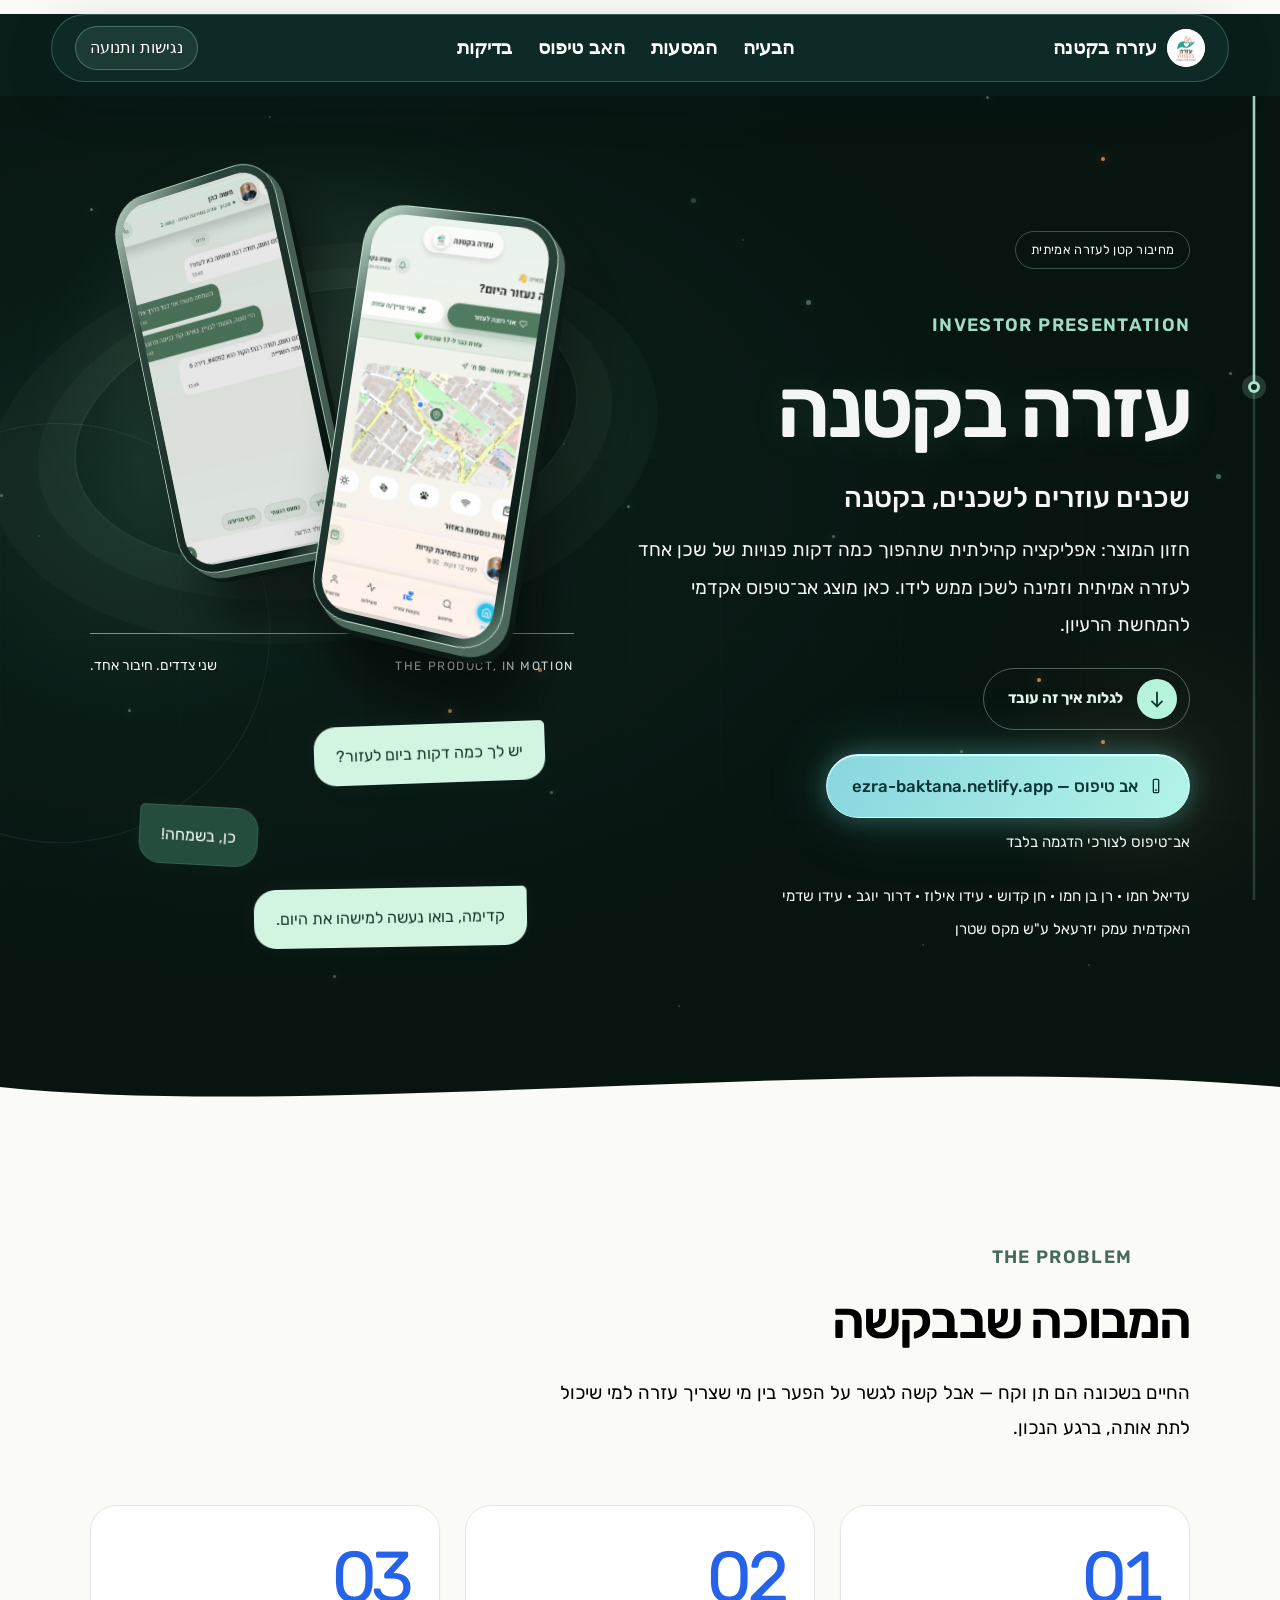
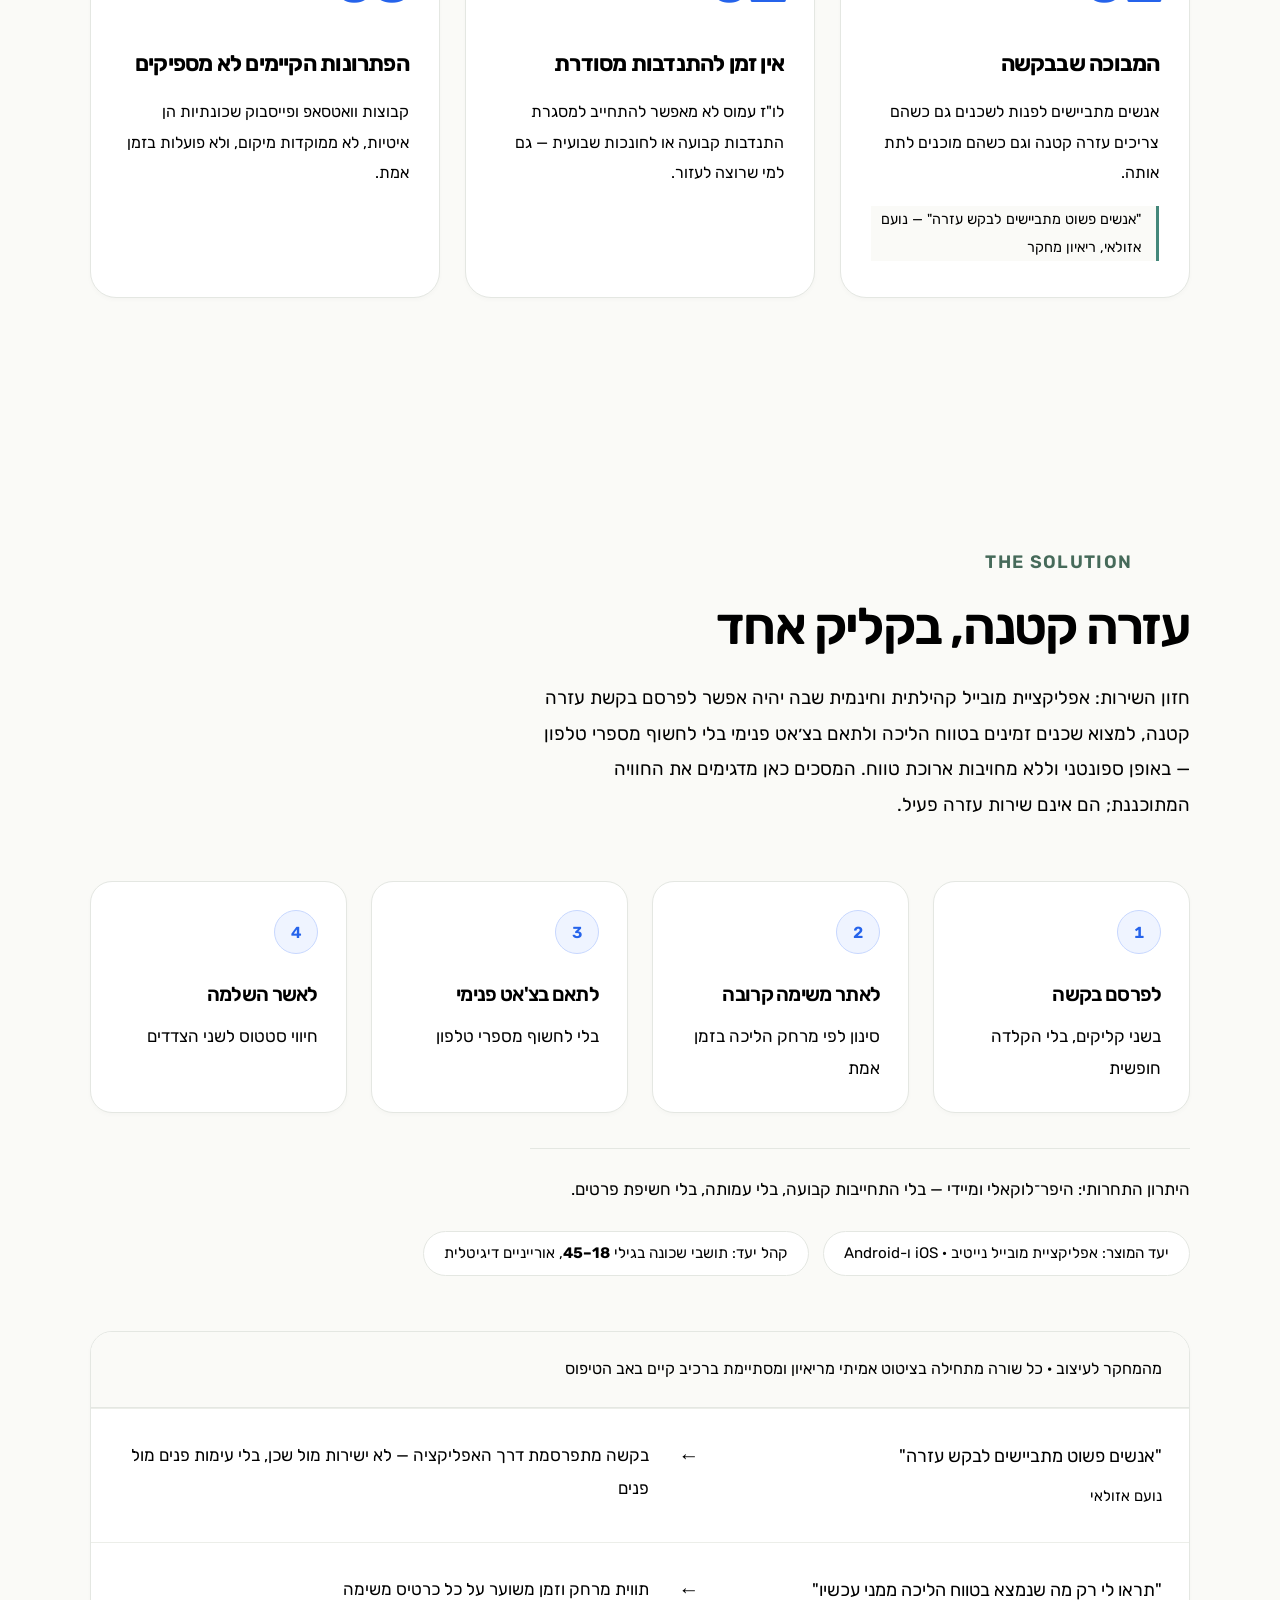
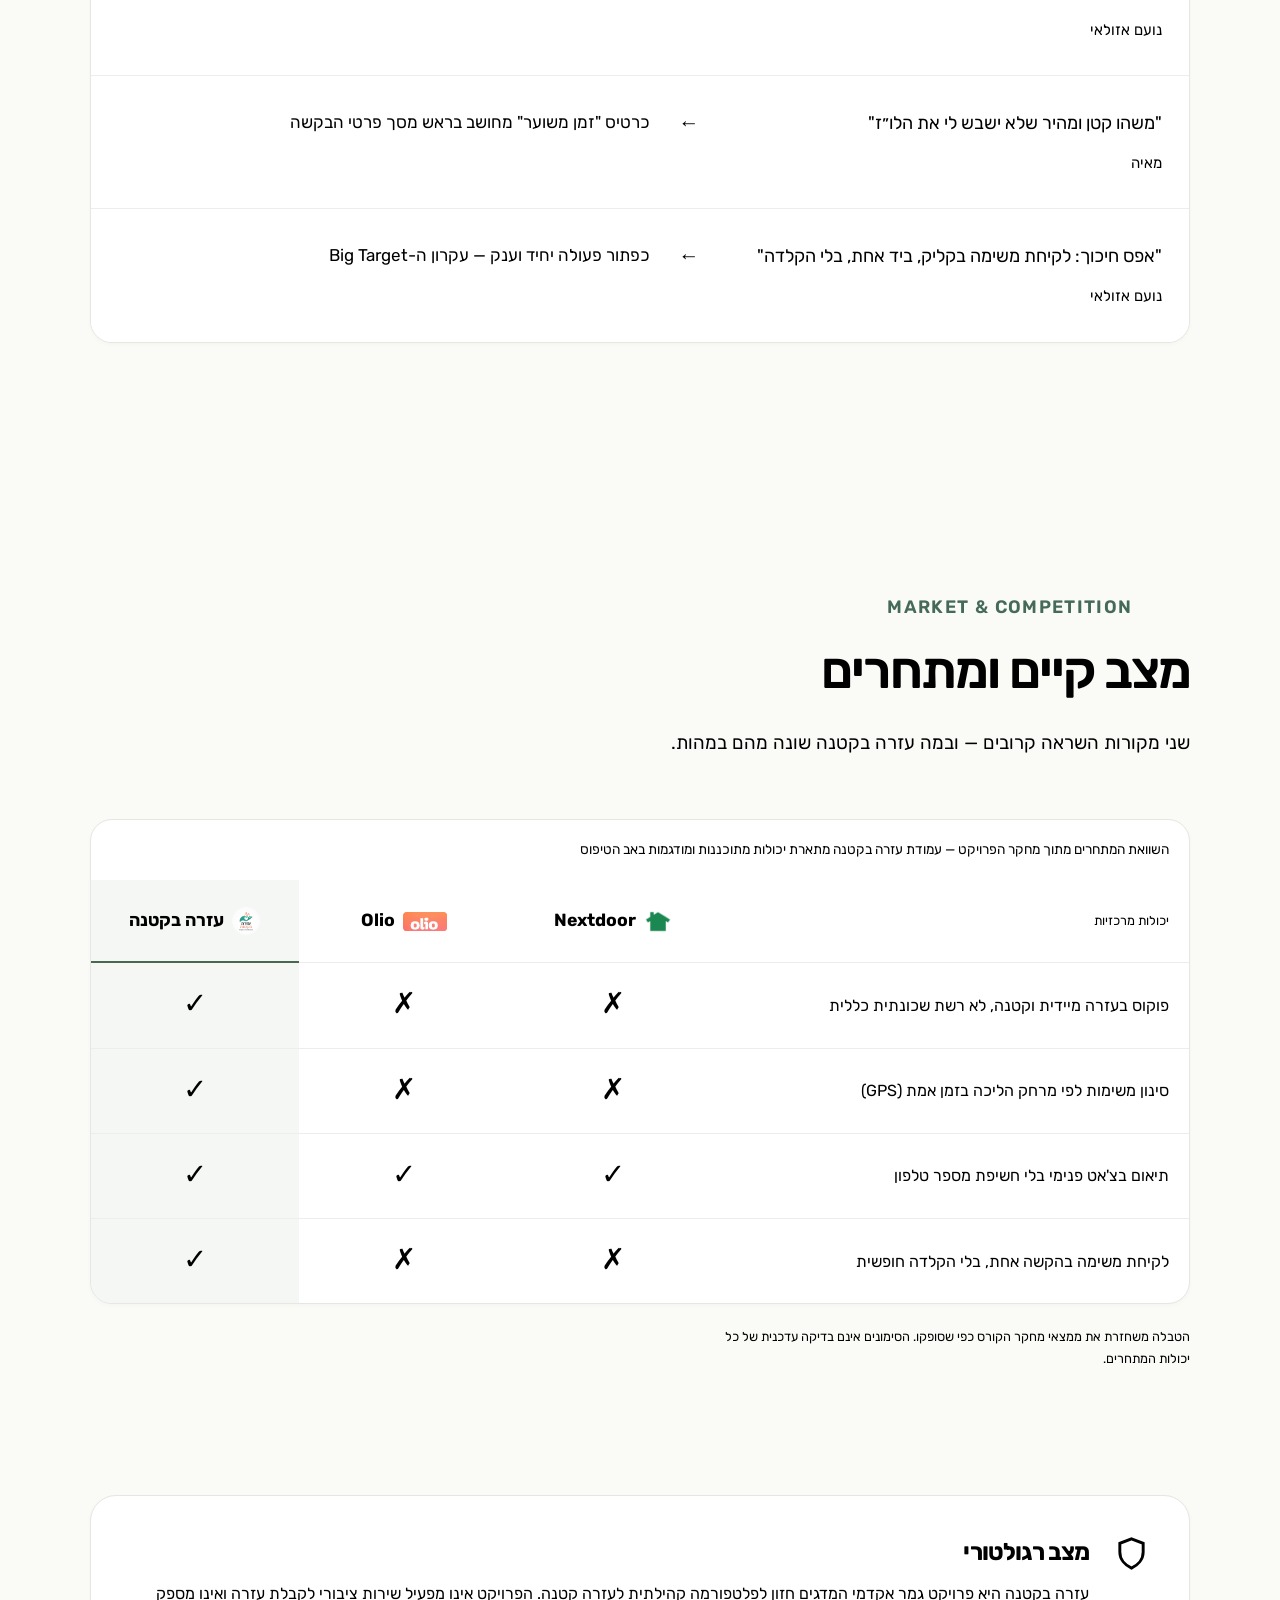
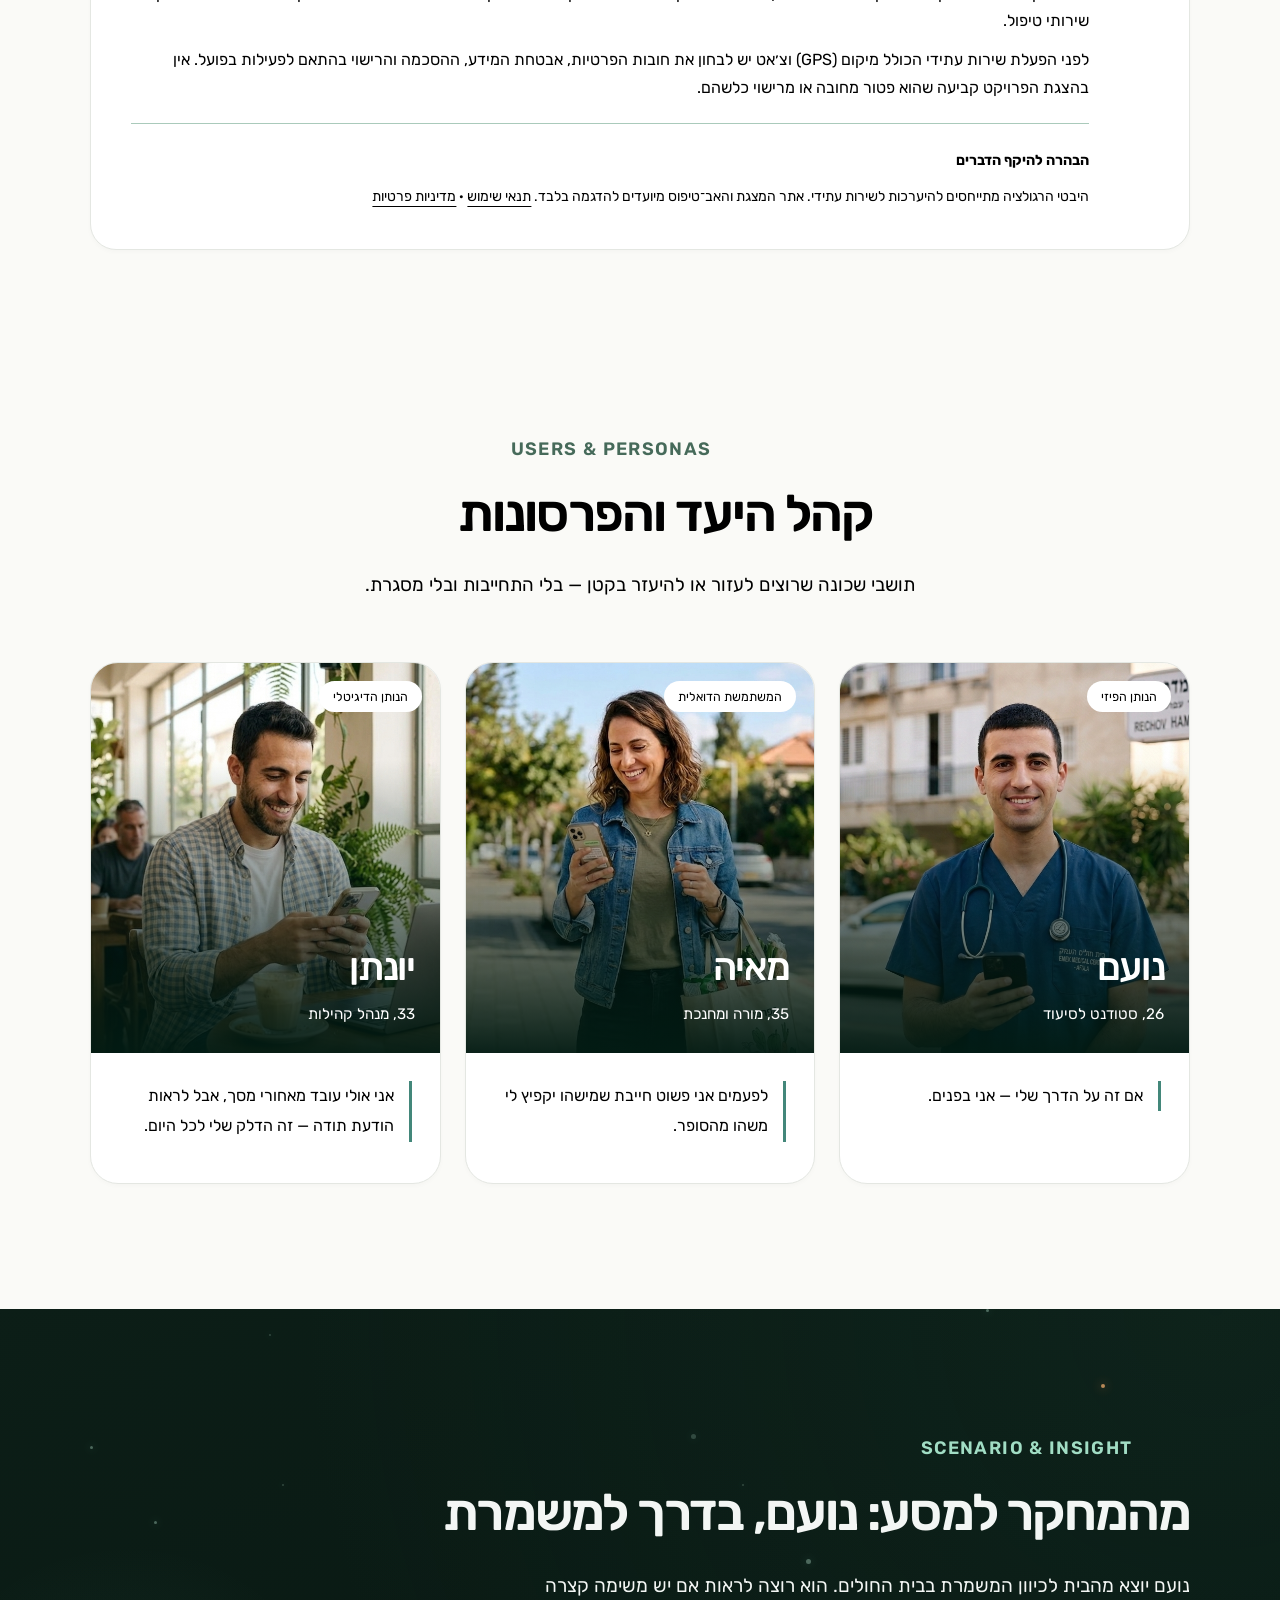
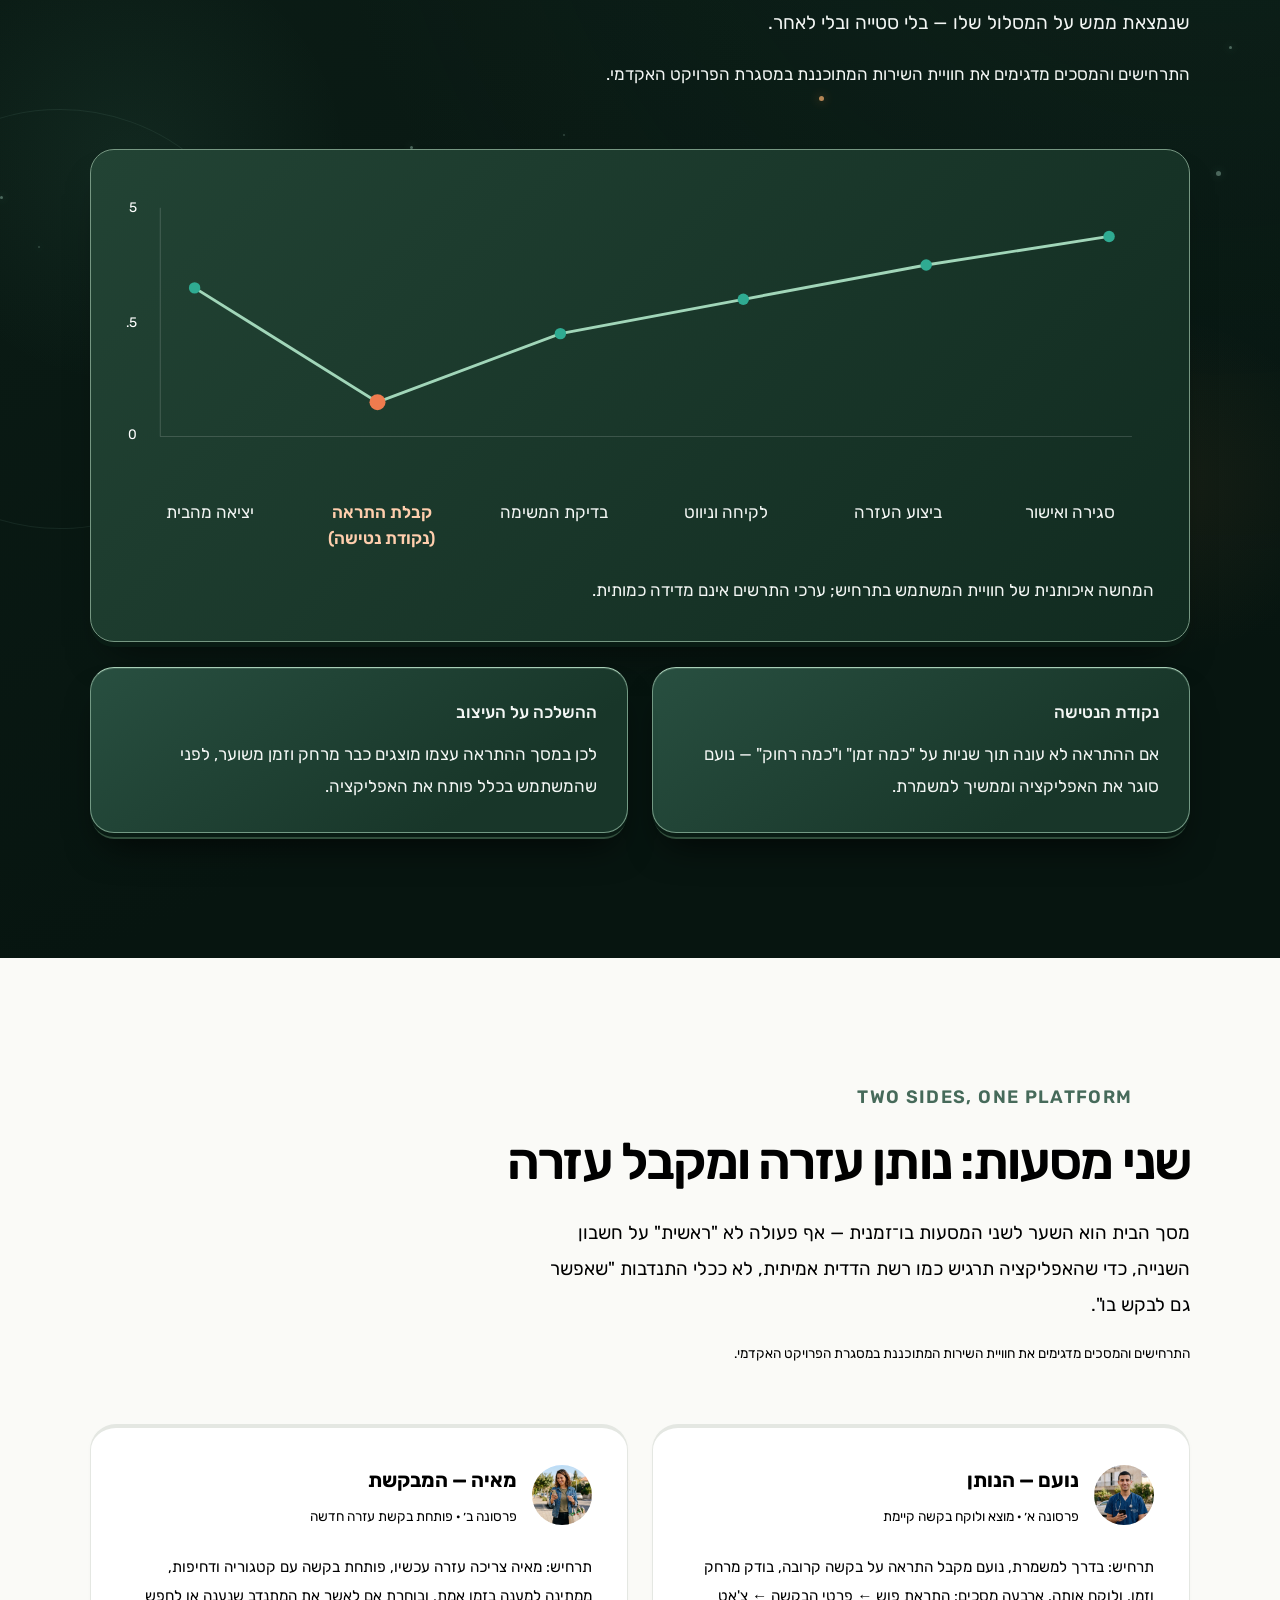
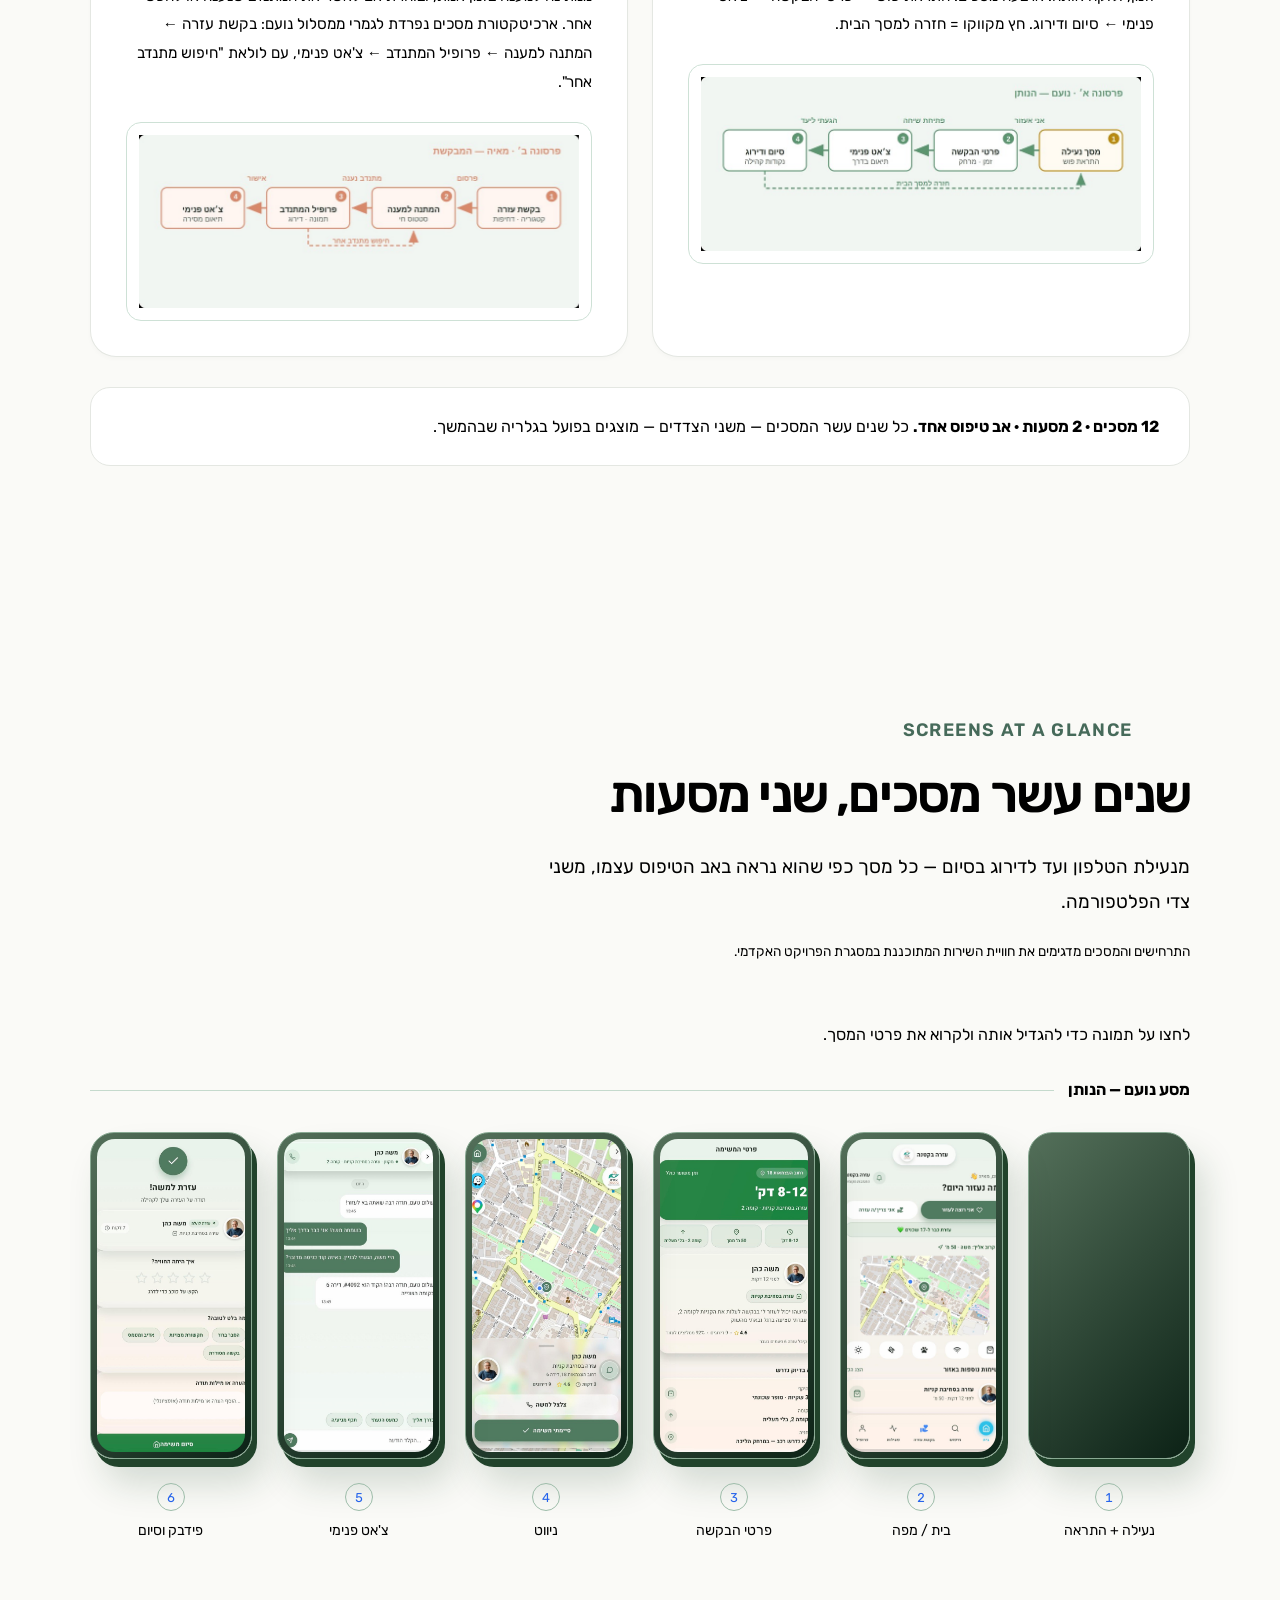
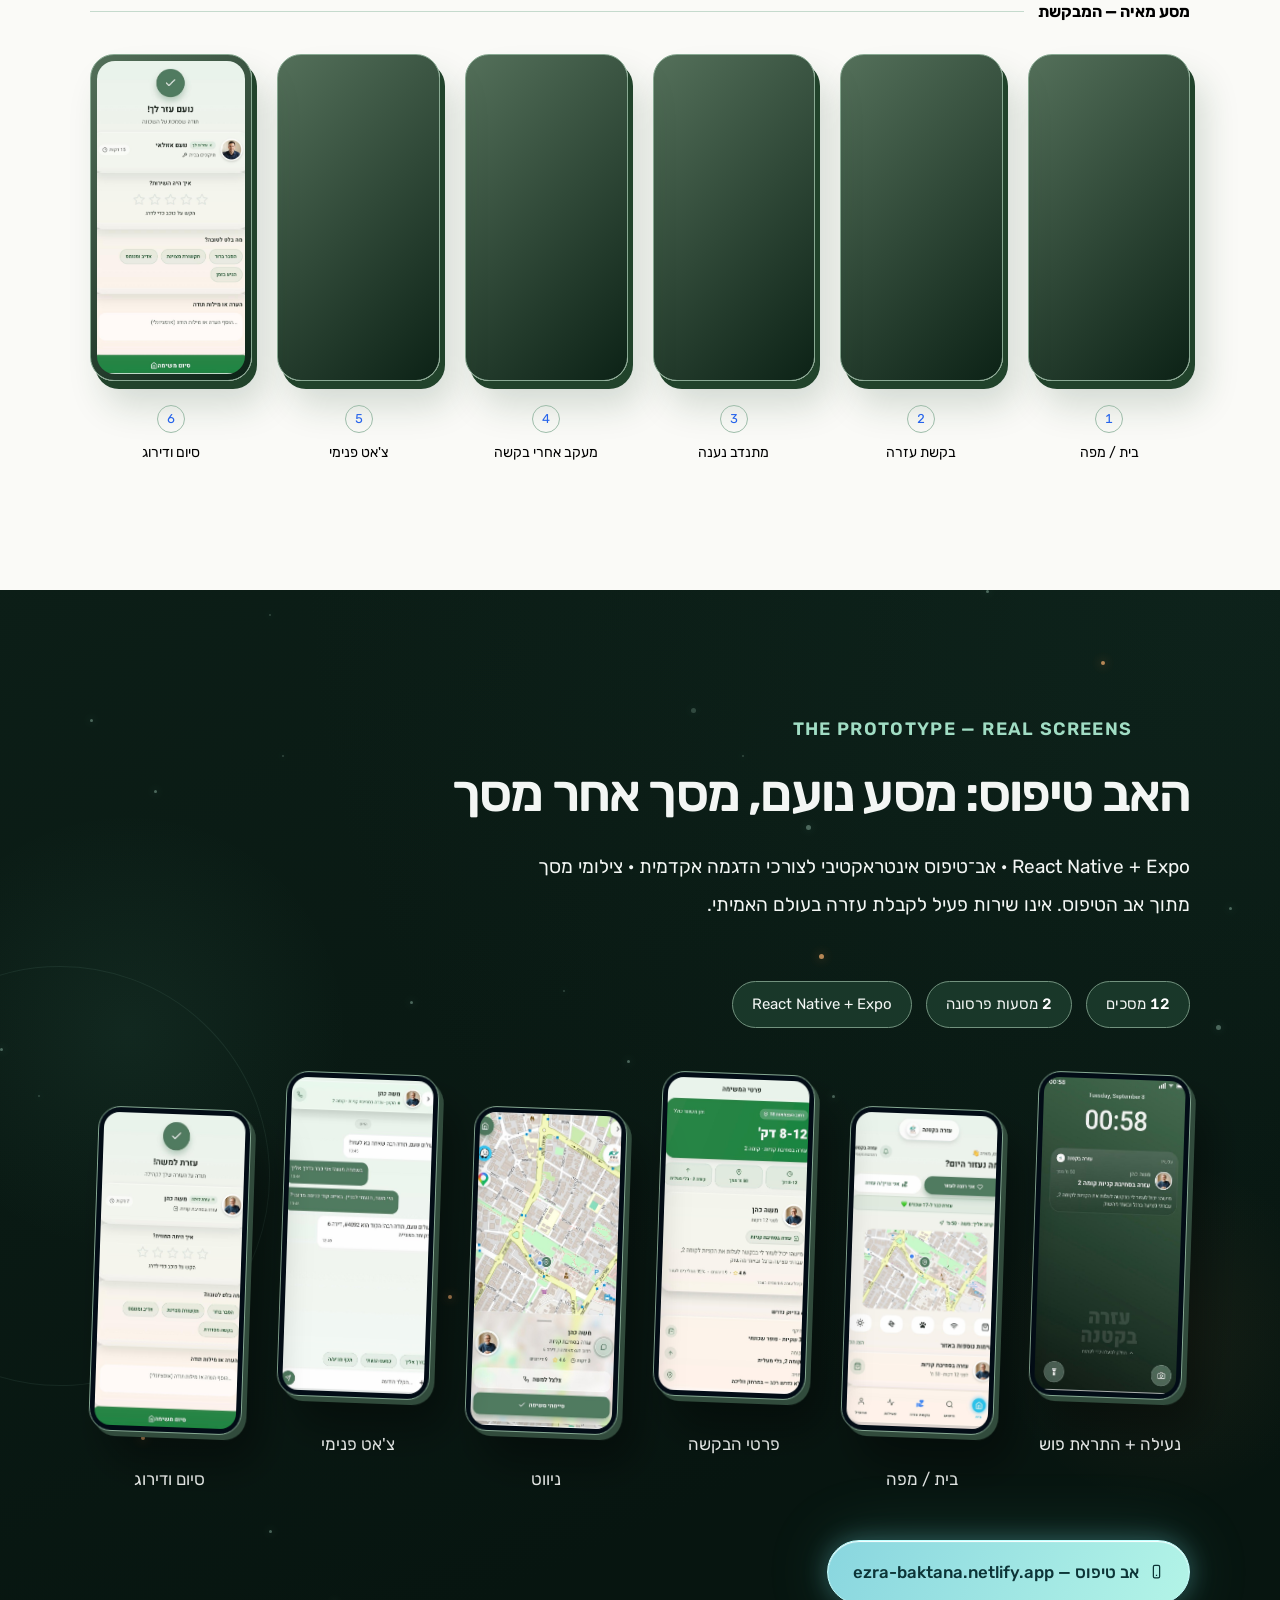
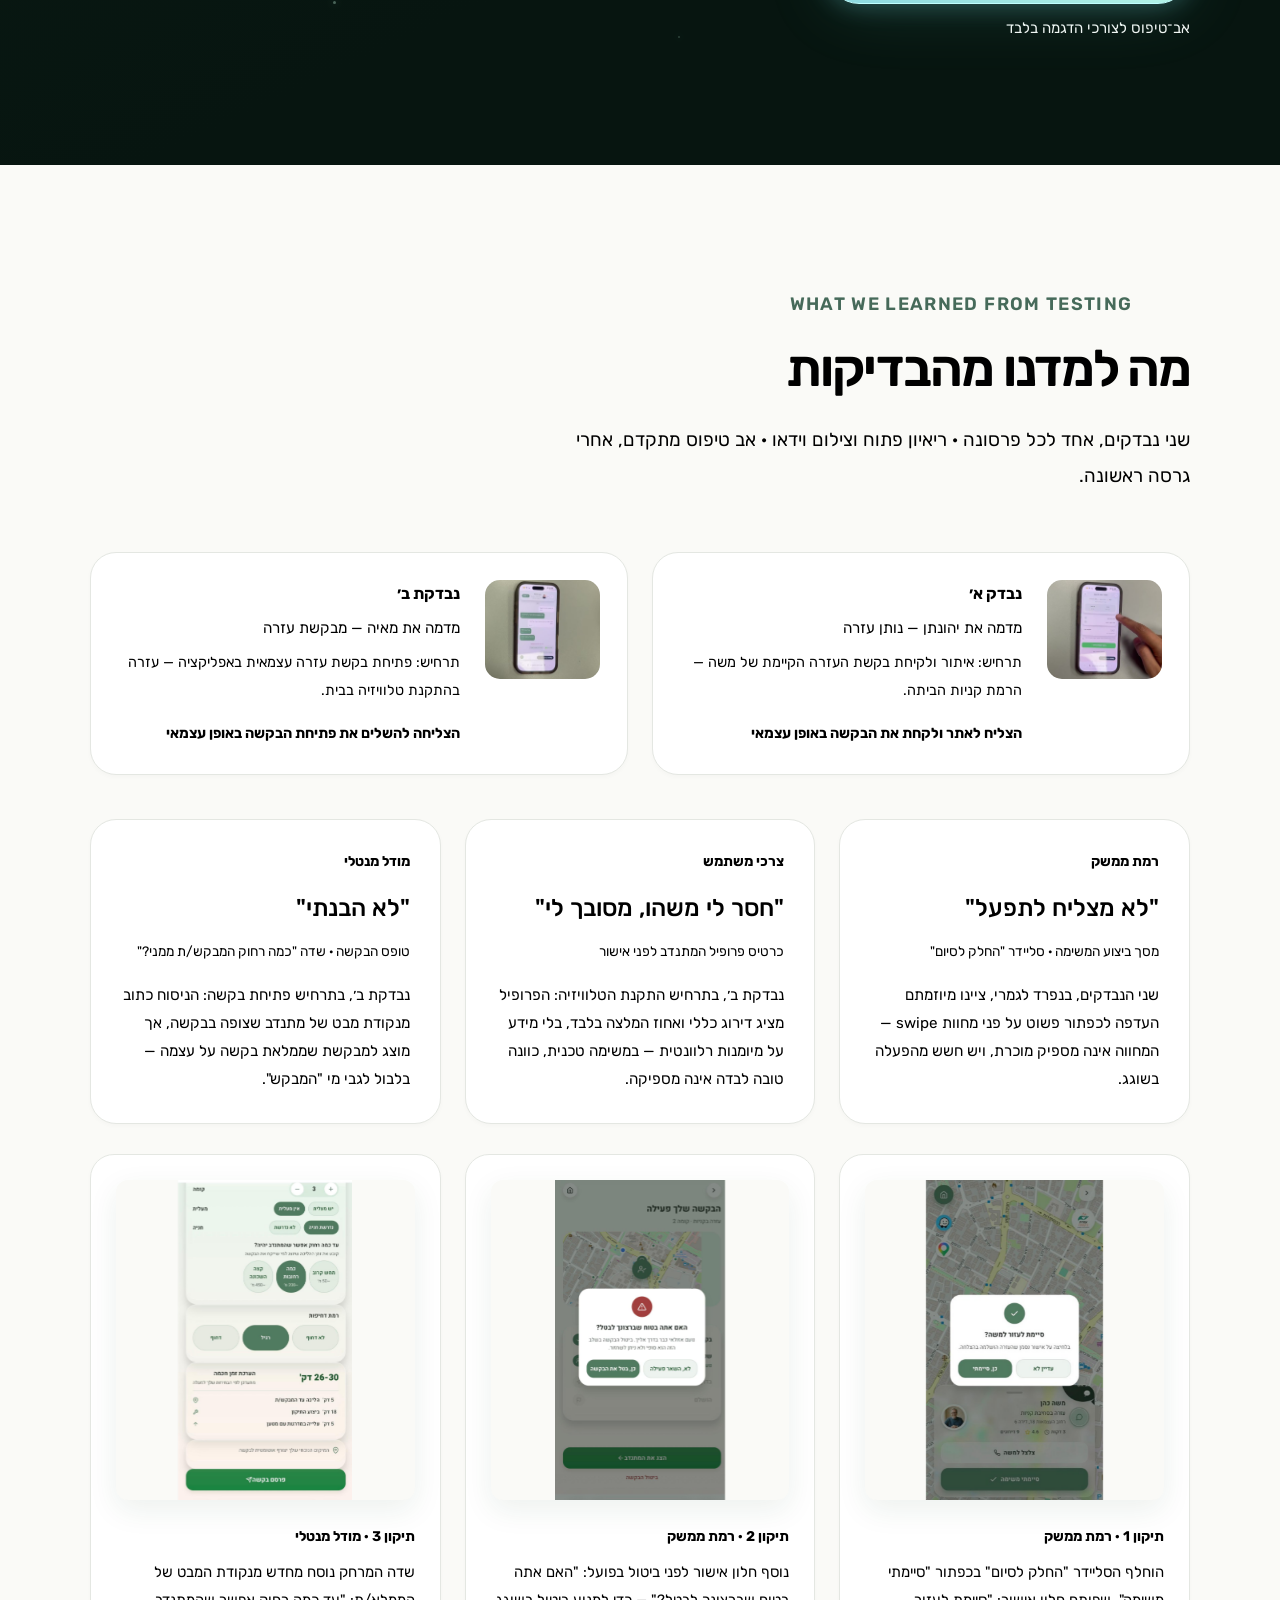
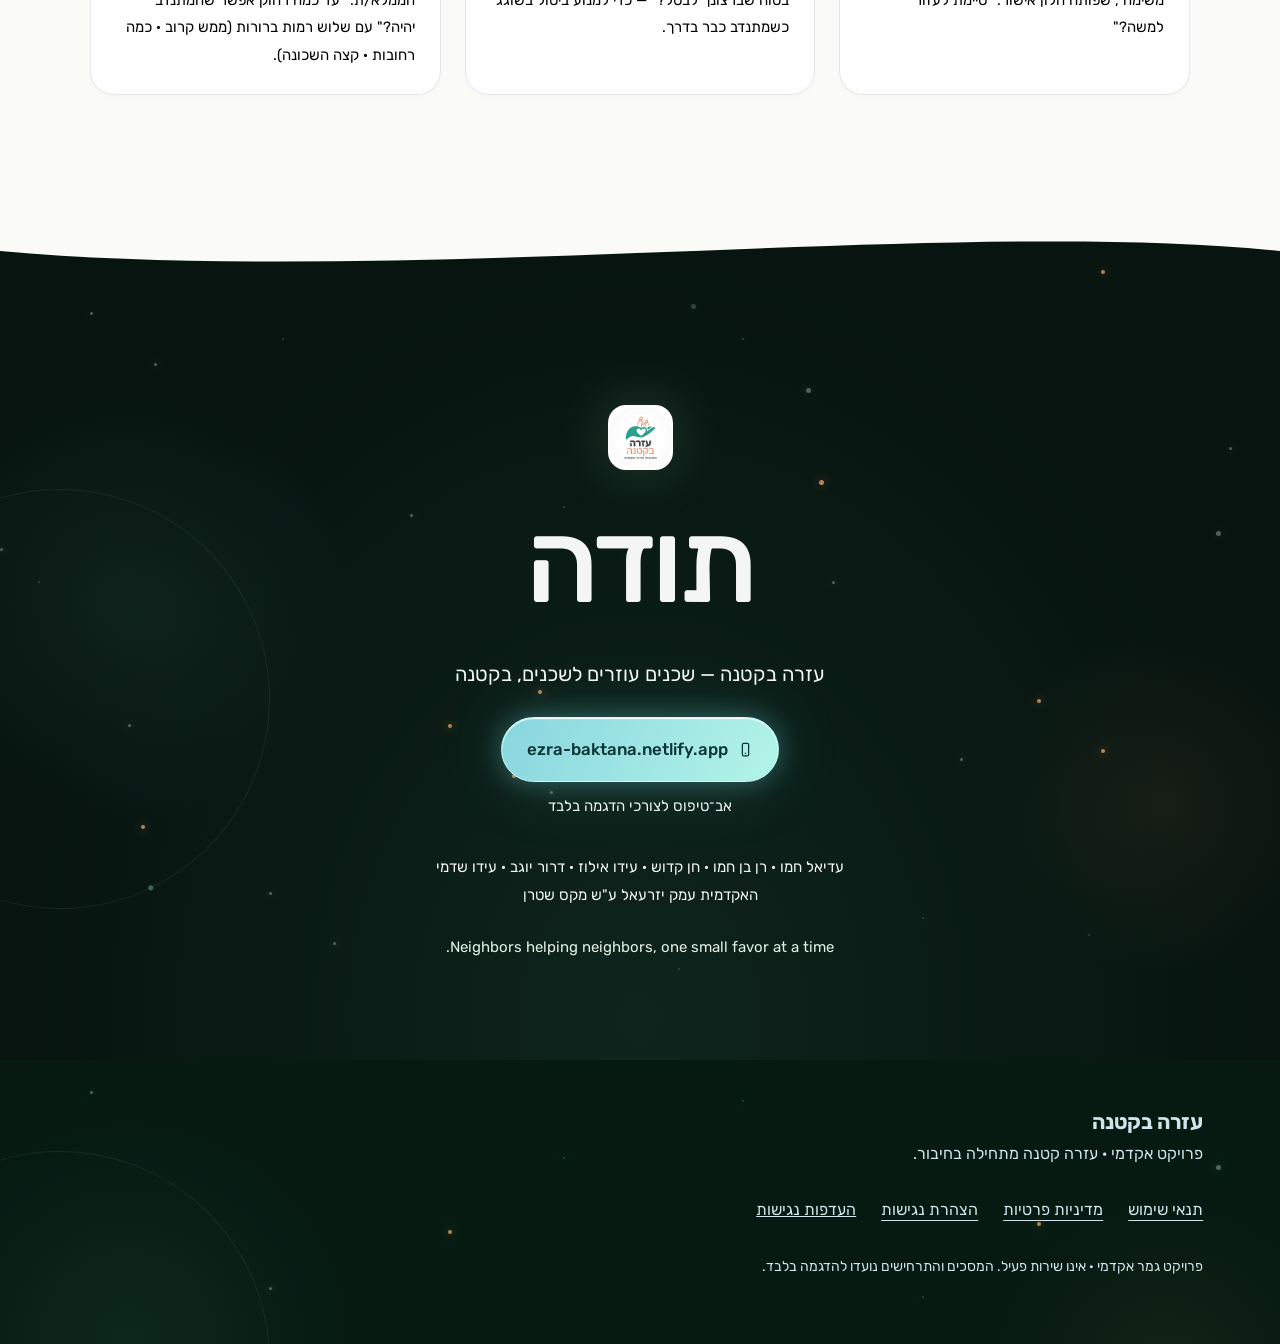
<file: index.html>
<!DOCTYPE html>

<html dir="rtl" lang="he">
<head><meta name="build-version" content="route-rebuild-smooth-mobile">
<meta charset="utf-8"/>
<meta content="width=device-width, initial-scale=1.0" name="viewport"/>
<script src="scroll-start.721afbe0da.js"></script>
<title>עזרה בקטנה — שכנים עוזרים לשכנים, בקטנה</title>
<link href="styles.2cea383bbc.css" rel="stylesheet"/>
<meta content="no-referrer" name="referrer"/><meta content="עזרה בקטנה — המחקר, הפרסונות, מסעות המשתמש, השוואת המתחרים, אב הטיפוס ותוצאות הבדיקות." name="description"/><link href="premium.db2f3c897e.css" rel="stylesheet"/><link href="visual-updates.6179359771.css" rel="stylesheet"/><link href="route.87b9187180.css" rel="stylesheet"/></head>
<body><a class="skip-link" href="#main">דילוג לתוכן הראשי</a>
<div class="site-chrome"><header id="top">
<div class="bar">
<div class="brandmark"><img alt="" data-key="LOGO" decoding="async" loading="lazy" src="assets/logo.png"/><span>עזרה בקטנה</span></div>
<nav aria-label="ניווט ראשי">
<a href="#problem">הבעיה</a>
<a href="#duo">המסעות</a>
<a href="#prototype">האב טיפוס</a>
<a href="#testing">בדיקות</a>
</nav>
<button aria-haspopup="dialog" class="settings-button" data-open="access-panel">נגישות ותנועה</button></div>
</header></div><main id="main" tabindex="-1"><section data-theme="dark" id="hero"><div class="ambient-particles" aria-hidden="true"><span class="galaxy-orbit"></span><i style="--x:7%;--y:11%;--delay:-0.0s;--duration:18s"></i><i style="--x:44%;--y:34%;--delay:-1.7s;--duration:22s"></i><i style="--x:81%;--y:57%;--delay:-3.4s;--duration:26s"></i><i style="--x:21%;--y:80%;--delay:-5.1s;--duration:30s"></i><i style="--x:58%;--y:14%;--delay:-6.8s;--duration:34s"></i><i style="--x:95%;--y:37%;--delay:-8.5s;--duration:18s"></i><i style="--x:35%;--y:60%;--delay:-10.2s;--duration:22s"></i><i style="--x:72%;--y:83%;--delay:-11.9s;--duration:26s"></i><i style="--x:12%;--y:17%;--delay:-13.6s;--duration:30s"></i><i style="--x:49%;--y:40%;--delay:-15.299999999999999s;--duration:34s"></i><i style="--x:86%;--y:63%;--delay:-17.0s;--duration:18s"></i><i style="--x:26%;--y:86%;--delay:-18.7s;--duration:22s"></i><i style="--x:63%;--y:20%;--delay:-20.4s;--duration:26s"></i><i style="--x:3%;--y:43%;--delay:-22.099999999999998s;--duration:30s"></i><i style="--x:40%;--y:66%;--delay:-23.8s;--duration:34s"></i><i style="--x:77%;--y:0%;--delay:-25.5s;--duration:18s"></i><i style="--x:22%;--y:14%;--delay:-20.8s;--duration:26s"></i><i style="--x:65%;--y:43%;--delay:-22.1s;--duration:30s"></i><i style="--x:11%;--y:72%;--delay:-23.400000000000002s;--duration:34s"></i><i style="--x:54%;--y:10%;--delay:-24.7s;--duration:38s"></i><i style="--x:0%;--y:39%;--delay:-26.0s;--duration:22s"></i><i style="--x:43%;--y:68%;--delay:-27.3s;--duration:26s"></i><i style="--x:86%;--y:6%;--delay:-28.6s;--duration:30s"></i><i style="--x:32%;--y:35%;--delay:-29.900000000000002s;--duration:34s"></i><i style="--x:75%;--y:64%;--delay:-31.200000000000003s;--duration:38s"></i><i style="--x:21%;--y:2%;--delay:-32.5s;--duration:22s"></i><i style="--x:64%;--y:31%;--delay:-33.800000000000004s;--duration:26s"></i><i style="--x:10%;--y:60%;--delay:-35.1s;--duration:30s"></i><i style="--x:53%;--y:89%;--delay:-36.4s;--duration:34s"></i><i style="--x:96%;--y:27%;--delay:-37.7s;--duration:38s"></i><i style="--x:42%;--y:56%;--delay:-39.0s;--duration:22s"></i><i style="--x:85%;--y:85%;--delay:-40.300000000000004s;--duration:26s"></i></div><svg class="section-wave wave-hero" viewBox="0 0 1440 64" preserveAspectRatio="none" aria-hidden="true" focusable="false"><path d="M0 32 C360 66 990 -4 1440 32 L1440 64 L0 64 Z"/></svg>
<div class="wrap">
<div class="content">
<div class="project-label">מחיבור קטן לעזרה אמיתית</div><div class="eyebrow"><span class="en" dir="ltr" lang="en">INVESTOR PRESENTATION</span></div>
<h1>עזרה בקטנה</h1>
<p class="tagline">שכנים עוזרים לשכנים, בקטנה</p>
<p class="sub">חזון המוצר: אפליקציה קהילתית שתהפוך כמה דקות פנויות של שכן אחד לעזרה אמיתית וזמינה לשכן ממש לידו. כאן מוצג אב־טיפוס אקדמי להמחשת הרעיון.</p>
<button class="cta" id="hero-cta">
<span class="ring"><svg aria-hidden="true" fill="none" focusable="false" stroke="currentColor" stroke-width="2" viewBox="0 0 24 24"><path d="M12 4v16M6 14l6 6 6-6"></path></svg></span>
        לגלות איך זה עובד
      </button>
<div class="proto-links hero-proto-link">
<a aria-label="אב טיפוס — ezra-baktana.netlify.app — מעבר לעמוד ההסכמה להדגמה" class="ghost prototype-glow" href="demo.html" rel="noopener">
<svg aria-hidden="true" fill="none" focusable="false" height="16" stroke="currentColor" stroke-linecap="round" stroke-linejoin="round" stroke-width="2" viewBox="0 0 24 24" width="16"><path d="M8 3.5C8 2.7 8.7 2 9.5 2h5c.8 0 1.5.7 1.5 1.5v17c0 .8-.7 1.5-1.5 1.5h-5c-.8 0-1.5-.7-1.5-1.5v-17z"></path><path d="M11 18.3h2"></path></svg>
          אב טיפוס — ezra-baktana.netlify.app
        </a>
<p class="prototype-status">אב־טיפוס לצורכי הדגמה בלבד</p></div>
<div class="team">עדיאל חמו · רן בן חמו · חן קדוש · עידו אילוז · דרור יוגב · עידו שדמי
        <div class="school">האקדמית עמק יזרעאל ע"ש מקס שטרן</div>
</div>
</div>
<div class="hero-visual"><div class="stage" id="hero-stage">
<div class="stage-glow"></div>
<div class="stage-inner" id="stage-inner">
<div class="phone phone-back"><img alt="מסך הצ׳אט באב הטיפוס" data-key="SHOT_CHAT" decoding="async" src="assets/shot_chat.jpg"/></div>
<div class="phone phone-front"><img alt="מסך הבית באב הטיפוס" data-key="SHOT_HOME" decoding="async" src="assets/shot_home.jpg"/></div>
</div>
<div aria-hidden="true" class="stage-orbit"></div><div class="stage-info"><span>THE PRODUCT, IN MOTION</span><span>שני צדדים. חיבור אחד.</span></div></div><div class="floating-messages" role="group" aria-label="הודעות לדוגמה להמחשת הרעיון בלבד"><ol class="chat-messages"><li class="chat-message sent"><p>יש לך כמה דקות ביום לעזור?</p></li><li class="chat-message received"><p>כן, בשמחה!</p></li><li class="chat-message sent"><p>קדימה, בואו נעשה למישהו את היום.</p></li></ol></div></div>
</div>
</section><section class="section-pad" data-theme="light" id="problem">
<div class="wrap">
<div class="section-head reveal">
<div class="eyebrow"><span class="en" dir="ltr" lang="en">THE PROBLEM</span></div>
<h2 class="mask-reveal"><span>המבוכה שבבקשה</span></h2>
<p class="lede">החיים בשכונה הם תן וקח — אבל קשה לגשר על הפער בין מי שצריך עזרה למי שיכול לתת אותה, ברגע הנכון.</p>
</div>
<div class="pain-grid">
<div class="pain-card tilt reveal reveal-delay-1">
<div class="num">01</div>
<h3>המבוכה שבבקשה</h3>
<p>אנשים מתביישים לפנות לשכנים גם כשהם צריכים עזרה קטנה וגם כשהם מוכנים לתת אותה.</p>
<p class="quote">"אנשים פשוט מתביישים לבקש עזרה" — נועם אזולאי, ריאיון מחקר</p>
</div>
<div class="pain-card tilt reveal reveal-delay-2">
<div class="num">02</div>
<h3>אין זמן להתנדבות מסודרת</h3>
<p>לו"ז עמוס לא מאפשר להתחייב למסגרת התנדבות קבועה או לחונכות שבועית — גם למי שרוצה לעזור.</p>
</div>
<div class="pain-card tilt reveal reveal-delay-3">
<div class="num">03</div>
<h3>הפתרונות הקיימים לא מספיקים</h3>
<p>קבוצות וואטסאפ ופייסבוק שכונתיות הן איטיות, לא ממוקדות מיקום, ולא פועלות בזמן אמת.</p>
</div>
</div>
</div>
</section><section class="section-pad" data-theme="light" id="solution"><div class="ambient-particles" aria-hidden="true"><span class="galaxy-orbit"></span><i style="--x:7%;--y:11%;--delay:-0.0s;--duration:18s"></i><i style="--x:44%;--y:34%;--delay:-1.7s;--duration:22s"></i><i style="--x:81%;--y:57%;--delay:-3.4s;--duration:26s"></i><i style="--x:21%;--y:80%;--delay:-5.1s;--duration:30s"></i><i style="--x:58%;--y:14%;--delay:-6.8s;--duration:34s"></i><i style="--x:95%;--y:37%;--delay:-8.5s;--duration:18s"></i><i style="--x:35%;--y:60%;--delay:-10.2s;--duration:22s"></i><i style="--x:72%;--y:83%;--delay:-11.9s;--duration:26s"></i><i style="--x:12%;--y:17%;--delay:-13.6s;--duration:30s"></i><i style="--x:49%;--y:40%;--delay:-15.299999999999999s;--duration:34s"></i><i style="--x:86%;--y:63%;--delay:-17.0s;--duration:18s"></i><i style="--x:26%;--y:86%;--delay:-18.7s;--duration:22s"></i><i style="--x:63%;--y:20%;--delay:-20.4s;--duration:26s"></i><i style="--x:3%;--y:43%;--delay:-22.099999999999998s;--duration:30s"></i><i style="--x:40%;--y:66%;--delay:-23.8s;--duration:34s"></i><i style="--x:77%;--y:0%;--delay:-25.5s;--duration:18s"></i><i style="--x:22%;--y:14%;--delay:-20.8s;--duration:26s"></i><i style="--x:65%;--y:43%;--delay:-22.1s;--duration:30s"></i><i style="--x:11%;--y:72%;--delay:-23.400000000000002s;--duration:34s"></i><i style="--x:54%;--y:10%;--delay:-24.7s;--duration:38s"></i><i style="--x:0%;--y:39%;--delay:-26.0s;--duration:22s"></i><i style="--x:43%;--y:68%;--delay:-27.3s;--duration:26s"></i><i style="--x:86%;--y:6%;--delay:-28.6s;--duration:30s"></i><i style="--x:32%;--y:35%;--delay:-29.900000000000002s;--duration:34s"></i><i style="--x:75%;--y:64%;--delay:-31.200000000000003s;--duration:38s"></i><i style="--x:21%;--y:2%;--delay:-32.5s;--duration:22s"></i><i style="--x:64%;--y:31%;--delay:-33.800000000000004s;--duration:26s"></i><i style="--x:10%;--y:60%;--delay:-35.1s;--duration:30s"></i><i style="--x:53%;--y:89%;--delay:-36.4s;--duration:34s"></i><i style="--x:96%;--y:27%;--delay:-37.7s;--duration:38s"></i><i style="--x:42%;--y:56%;--delay:-39.0s;--duration:22s"></i><i style="--x:85%;--y:85%;--delay:-40.300000000000004s;--duration:26s"></i></div>
<div class="wrap">
<div class="section-head reveal">
<div class="eyebrow"><span class="en" dir="ltr" lang="en">THE SOLUTION</span></div>
<h2>עזרה קטנה, בקליק אחד</h2>
<div class="reading-panel reading-intro"><p class="lede">חזון השירות: אפליקציית מובייל קהילתית וחינמית שבה יהיה אפשר לפרסם בקשת עזרה קטנה, למצוא שכנים זמינים בטווח הליכה ולתאם בצ׳אט פנימי בלי לחשוף מספרי טלפון — באופן ספונטני וללא מחויבות ארוכת טווח. המסכים כאן מדגימים את החוויה המתוכננת; הם אינם שירות עזרה פעיל.</p></div>
</div>
<div class="flow-row">
<div class="flow-step reveal reveal-delay-1"><div class="stepnum">1</div><h3>לפרסם בקשה</h3><p>בשני קליקים, בלי הקלדה חופשית</p></div>
<div class="flow-arrow">←</div>
<div class="flow-step reveal reveal-delay-2"><div class="stepnum">2</div><h3>לאתר משימה קרובה</h3><p>סינון לפי מרחק הליכה בזמן אמת</p></div>
<div class="flow-arrow">←</div>
<div class="flow-step reveal reveal-delay-3"><div class="stepnum">3</div><h3>לתאם בצ'אט פנימי</h3><p>בלי לחשוף מספרי טלפון</p></div>
<div class="flow-arrow">←</div>
<div class="flow-step reveal reveal-delay-4"><div class="stepnum">4</div><h3>לאשר השלמה</h3><p>חיווי סטטוס לשני הצדדים</p></div>
</div>
<p class="solution-footer reveal reading-panel">היתרון התחרותי: היפר־לוקאלי ומיידי — בלי התחייבות קבועה, בלי עמותה, בלי חשיפת פרטים.</p>
<div class="stat-row reveal">
<div class="stat-chip">יעד המוצר: אפליקציית מובייל נייטיב · iOS ו-Android</div>
<div class="stat-chip">קהל יעד: תושבי שכונה בגילי <b>18–45</b>, אורייניים דיגיטלית</div>
</div>
<div class="research-table reveal reading-panel">
<div class="rt-head">מהמחקר לעיצוב · כל שורה מתחילה בציטוט אמיתי מריאיון ומסתיימת ברכיב קיים באב הטיפוס</div>
<div class="rt-row">
<div class="rt-quote">"אנשים פשוט מתביישים לבקש עזרה"<span class="src">נועם אזולאי</span></div>
<div class="rt-arrow">←</div>
<div class="rt-feature">בקשה מתפרסמת דרך האפליקציה — לא ישירות מול שכן, בלי עימות פנים מול פנים</div>
</div>
<div class="rt-row">
<div class="rt-quote">"תראו לי רק מה שנמצא בטווח הליכה ממני עכשיו"<span class="src">נועם אזולאי</span></div>
<div class="rt-arrow">←</div>
<div class="rt-feature">תווית מרחק וזמן משוער על כל כרטיס משימה</div>
</div>
<div class="rt-row">
<div class="rt-quote">"משהו קטן ומהיר שלא ישבש לי את הלו״ז"<span class="src">מאיה</span></div>
<div class="rt-arrow">←</div>
<div class="rt-feature">כרטיס "זמן משוער" מחושב בראש מסך פרטי הבקשה</div>
</div>
<div class="rt-row">
<div class="rt-quote">"אפס חיכוך: לקיחת משימה בקליק, ביד אחת, בלי הקלדה"<span class="src">נועם אזולאי</span></div>
<div class="rt-arrow">←</div>
<div class="rt-feature">כפתור פעולה יחיד וענק — עקרון ה-Big Target</div>
</div>
</div>
</div>
</section><section class="section-pad" data-theme="light" id="market">
<div class="wrap">
<div class="section-head reveal">
<div class="eyebrow"><span class="en" dir="ltr" lang="en">MARKET &amp; COMPETITION</span></div>
<h2>מצב קיים ומתחרים</h2>
<p class="lede">שני מקורות השראה קרובים — ובמה עזרה בקטנה שונה מהם במהות.</p>
</div>
<div aria-label="טבלת השוואה. במסך צר אפשר לגלול לרוחב." class="comp-wrap tilt reveal" role="region" tabindex="0">
<table class="comparison" role="table"><caption>השוואת המתחרים מתוך מחקר הפרויקט — עמודת עזרה בקטנה מתארת יכולות מתוכננות ומודגמות באב הטיפוס</caption><thead role="rowgroup"><tr role="row"><th class="comp-feature" role="columnheader" scope="col">יכולות מרכזיות</th><th class="comp-col" role="columnheader" scope="col"><span class="comp-logo"><img alt="" decoding="async" loading="lazy" src="assets/logo_nextdoor.png"/></span>Nextdoor</th><th class="comp-col" role="columnheader" scope="col"><span class="comp-logo comp-logo-olio"><img alt="" decoding="async" loading="lazy" src="assets/logo_olio.png"/></span>Olio</th><th class="comp-col comp-hero" role="columnheader" scope="col"><span class="comp-logo"><img alt="" decoding="async" loading="lazy" src="assets/logo.png"/></span>עזרה בקטנה</th></tr></thead><tbody role="rowgroup"><tr role="row"><th class="comp-feature" role="rowheader" scope="row">פוקוס בעזרה מיידית וקטנה, לא רשת שכונתית כללית</th><td class="comp-col" data-label="Nextdoor" role="cell"><span class="cell-logo" aria-hidden="true"><img alt="" decoding="async" loading="lazy" src="assets/logo_nextdoor.png"/></span><span aria-label="לא" class="mark no" role="img">✗</span></td><td class="comp-col" data-label="Olio" role="cell"><span class="cell-logo" aria-hidden="true"><img alt="" decoding="async" loading="lazy" src="assets/logo_olio.png"/></span><span aria-label="לא" class="mark no" role="img">✗</span></td><td class="comp-col comp-hero" data-label="עזרה בקטנה" role="cell"><span class="cell-logo" aria-hidden="true"><img alt="" decoding="async" loading="lazy" src="assets/logo.png"/></span><span aria-label="כן" class="mark yes" role="img">✓</span></td></tr><tr role="row"><th class="comp-feature" role="rowheader" scope="row">סינון משימות לפי מרחק הליכה בזמן אמת (GPS)</th><td class="comp-col" data-label="Nextdoor" role="cell"><span class="cell-logo" aria-hidden="true"><img alt="" decoding="async" loading="lazy" src="assets/logo_nextdoor.png"/></span><span aria-label="לא" class="mark no" role="img">✗</span></td><td class="comp-col" data-label="Olio" role="cell"><span class="cell-logo" aria-hidden="true"><img alt="" decoding="async" loading="lazy" src="assets/logo_olio.png"/></span><span aria-label="לא" class="mark no" role="img">✗</span></td><td class="comp-col comp-hero" data-label="עזרה בקטנה" role="cell"><span class="cell-logo" aria-hidden="true"><img alt="" decoding="async" loading="lazy" src="assets/logo.png"/></span><span aria-label="כן" class="mark yes" role="img">✓</span></td></tr><tr role="row"><th class="comp-feature" role="rowheader" scope="row">תיאום בצ'אט פנימי בלי חשיפת מספר טלפון</th><td class="comp-col" data-label="Nextdoor" role="cell"><span class="cell-logo" aria-hidden="true"><img alt="" decoding="async" loading="lazy" src="assets/logo_nextdoor.png"/></span><span aria-label="כן" class="mark yes" role="img">✓</span></td><td class="comp-col" data-label="Olio" role="cell"><span class="cell-logo" aria-hidden="true"><img alt="" decoding="async" loading="lazy" src="assets/logo_olio.png"/></span><span aria-label="כן" class="mark yes" role="img">✓</span></td><td class="comp-col comp-hero" data-label="עזרה בקטנה" role="cell"><span class="cell-logo" aria-hidden="true"><img alt="" decoding="async" loading="lazy" src="assets/logo.png"/></span><span aria-label="כן" class="mark yes" role="img">✓</span></td></tr><tr role="row"><th class="comp-feature" role="rowheader" scope="row">לקיחת משימה בהקשה אחת, בלי הקלדה חופשית</th><td class="comp-col" data-label="Nextdoor" role="cell"><span class="cell-logo" aria-hidden="true"><img alt="" decoding="async" loading="lazy" src="assets/logo_nextdoor.png"/></span><span aria-label="לא" class="mark no" role="img">✗</span></td><td class="comp-col" data-label="Olio" role="cell"><span class="cell-logo" aria-hidden="true"><img alt="" decoding="async" loading="lazy" src="assets/logo_olio.png"/></span><span aria-label="לא" class="mark no" role="img">✗</span></td><td class="comp-col comp-hero" data-label="עזרה בקטנה" role="cell"><span class="cell-logo" aria-hidden="true"><img alt="" decoding="async" loading="lazy" src="assets/logo.png"/></span><span aria-label="כן" class="mark yes" role="img">✓</span></td></tr></tbody></table>
</div><p class="source-note">הטבלה משחזרת את ממצאי מחקר הקורס כפי שסופקו. הסימונים אינם בדיקה עדכנית של כל יכולות המתחרים.</p>
</div>
</section><section data-theme="light" id="regulatory">
<div class="wrap">
<div class="reg-box reveal">
<div class="reg-icon"><svg aria-hidden="true" fill="none" focusable="false" stroke="currentColor" stroke-width="2" viewBox="0 0 24 24"><path d="M12 2l8 3v6c0 5-3.5 9-8 11-4.5-2-8-6-8-11V5l8-3z"></path></svg></div>
<div class="reg-text">
<h3>מצב רגולטורי</h3>
<p>עזרה בקטנה היא פרויקט גמר אקדמי המדגים חזון לפלטפורמה קהילתית לעזרה קטנה. הפרויקט אינו מפעיל שירות ציבורי לקבלת עזרה ואינו מספק שירותי טיפול.</p>
<p>לפני הפעלת שירות עתידי הכולל מיקום (GPS) וצ׳אט יש לבחון את חובות הפרטיות, אבטחת המידע, ההסכמה והרישוי בהתאם לפעילות בפועל. אין בהצגת הפרויקט קביעה שהוא פטור מחובה או מרישוי כלשהם.</p>
<aside class="legal-context"><strong>הבהרה להיקף הדברים</strong><p>היבטי הרגולציה מתייחסים להיערכות לשירות עתידי. אתר המצגת והאב־טיפוס מיועדים להדגמה בלבד. <a href="terms.html">תנאי שימוש</a> · <a href="privacy.html">מדיניות פרטיות</a></p></aside></div>
</div>
</div>
</section><section class="section-pad" data-theme="light" id="personas">
<div class="wrap">
<div class="section-head center reveal" style="margin-left:auto;margin-right:auto;">
<div class="eyebrow" style="justify-content:center;"><span class="en" dir="ltr" lang="en">USERS &amp; PERSONAS</span></div>
<h2>קהל היעד והפרסונות</h2>
<p class="lede">תושבי שכונה שרוצים לעזור או להיעזר בקטן — בלי התחייבות ובלי מסגרת.</p>
</div>
<div class="persona-grid">
<div class="persona-card tilt reveal reveal-delay-1">
<div class="persona-photo"><img alt="נועם" data-key="NOAM" decoding="async" loading="lazy" src="assets/noam.jpg"/><div class="role-chip">הנותן הפיזי</div><div class="tag"><h3>נועם</h3><div class="role">26, סטודנט לסיעוד</div></div></div>
<div class="persona-body"><p class="quote">אם זה על הדרך שלי — אני בפנים.</p></div>
</div>
<div class="persona-card tilt reveal reveal-delay-2">
<div class="persona-photo"><img alt="מאיה" data-key="MAYA" decoding="async" loading="lazy" src="assets/maya.jpg"/><div class="role-chip">המשתמשת הדואלית</div><div class="tag"><h3>מאיה</h3><div class="role">35, מורה ומחנכת</div></div></div>
<div class="persona-body"><p class="quote">לפעמים אני פשוט חייבת שמישהו יקפיץ לי משהו מהסופר.</p></div>
</div>
<div class="persona-card tilt reveal reveal-delay-3">
<div class="persona-photo"><img alt="יונתן" data-key="YONATAN" decoding="async" loading="lazy" src="assets/yonatan.jpg"/><div class="role-chip">הנותן הדיגיטלי</div><div class="tag"><h3>יונתן</h3><div class="role">33, מנהל קהילות</div></div></div>
<div class="persona-body"><p class="quote">אני אולי עובד מאחורי מסך, אבל לראות הודעת תודה — זה הדלק שלי לכל היום.</p></div>
</div>
</div>
</div>
</section><section class="section-pad" data-theme="dark" id="journey"><div class="ambient-particles" aria-hidden="true"><span class="galaxy-orbit"></span><i style="--x:7%;--y:11%;--delay:-0.0s;--duration:18s"></i><i style="--x:44%;--y:34%;--delay:-1.7s;--duration:22s"></i><i style="--x:81%;--y:57%;--delay:-3.4s;--duration:26s"></i><i style="--x:21%;--y:80%;--delay:-5.1s;--duration:30s"></i><i style="--x:58%;--y:14%;--delay:-6.8s;--duration:34s"></i><i style="--x:95%;--y:37%;--delay:-8.5s;--duration:18s"></i><i style="--x:35%;--y:60%;--delay:-10.2s;--duration:22s"></i><i style="--x:72%;--y:83%;--delay:-11.9s;--duration:26s"></i><i style="--x:12%;--y:17%;--delay:-13.6s;--duration:30s"></i><i style="--x:49%;--y:40%;--delay:-15.299999999999999s;--duration:34s"></i><i style="--x:86%;--y:63%;--delay:-17.0s;--duration:18s"></i><i style="--x:26%;--y:86%;--delay:-18.7s;--duration:22s"></i><i style="--x:63%;--y:20%;--delay:-20.4s;--duration:26s"></i><i style="--x:3%;--y:43%;--delay:-22.099999999999998s;--duration:30s"></i><i style="--x:40%;--y:66%;--delay:-23.8s;--duration:34s"></i><i style="--x:77%;--y:0%;--delay:-25.5s;--duration:18s"></i><i style="--x:22%;--y:14%;--delay:-20.8s;--duration:26s"></i><i style="--x:65%;--y:43%;--delay:-22.1s;--duration:30s"></i><i style="--x:11%;--y:72%;--delay:-23.400000000000002s;--duration:34s"></i><i style="--x:54%;--y:10%;--delay:-24.7s;--duration:38s"></i><i style="--x:0%;--y:39%;--delay:-26.0s;--duration:22s"></i><i style="--x:43%;--y:68%;--delay:-27.3s;--duration:26s"></i><i style="--x:86%;--y:6%;--delay:-28.6s;--duration:30s"></i><i style="--x:32%;--y:35%;--delay:-29.900000000000002s;--duration:34s"></i><i style="--x:75%;--y:64%;--delay:-31.200000000000003s;--duration:38s"></i><i style="--x:21%;--y:2%;--delay:-32.5s;--duration:22s"></i><i style="--x:64%;--y:31%;--delay:-33.800000000000004s;--duration:26s"></i><i style="--x:10%;--y:60%;--delay:-35.1s;--duration:30s"></i><i style="--x:53%;--y:89%;--delay:-36.4s;--duration:34s"></i><i style="--x:96%;--y:27%;--delay:-37.7s;--duration:38s"></i><i style="--x:42%;--y:56%;--delay:-39.0s;--duration:22s"></i><i style="--x:85%;--y:85%;--delay:-40.300000000000004s;--duration:26s"></i></div>
<div class="wrap">
<div class="section-head reveal">
<div class="eyebrow"><span class="en" dir="ltr" lang="en">SCENARIO &amp; INSIGHT</span></div>
<h2>מהמחקר למסע: נועם, בדרך למשמרת</h2>
<div class=""><p class="lede">נועם יוצא מהבית לכיוון המשמרת בבית החולים. הוא רוצה לראות אם יש משימה קצרה שנמצאת ממש על המסלול שלו — בלי סטייה ובלי לאחר.</p>
<p class="scenario-context">התרחישים והמסכים מדגימים את חוויית השירות המתוכננת במסגרת הפרויקט האקדמי.</p></div></div>
<div class="journey-chart-wrap reveal">
<svg aria-label="המחשת מסע נועם: החוויה יורדת בשלב ההתראה, ולאחר מכן משתפרת עד לסגירה ואישור. הגרף אינו מדידה כמותית." focusable="false" id="journey-svg" role="img" style="width:100%;height:auto;" viewBox="0 0 900 260">
<line stroke="rgba(255,255,255,0.15)" stroke-width="1" x1="30" x2="30" y1="20" y2="220"></line>
<line stroke="rgba(255,255,255,0.15)" stroke-width="1" x1="30" x2="880" y1="220" y2="220"></line>
<text fill="rgba(255,255,255,0.4)" font-size="12" x="10" y="24">5</text>
<text fill="rgba(255,255,255,0.4)" font-size="12" x="10" y="124">2.5</text>
<text fill="rgba(255,255,255,0.4)" font-size="12" x="10" y="222">0</text>
<path d="M 60 90 L 220 190 L 380 130 L 540 100 L 700 70 L 860 45" fill="none" stroke="#2FAB92" stroke-width="2.5"></path>
<circle cx="60" cy="90" fill="#2FAB92" r="5"></circle>
<circle cx="220" cy="190" fill="#EF7B4E" r="7"></circle>
<circle cx="380" cy="130" fill="#2FAB92" r="5"></circle>
<circle cx="540" cy="100" fill="#2FAB92" r="5"></circle>
<circle cx="700" cy="70" fill="#2FAB92" r="5"></circle>
<circle cx="860" cy="45" fill="#2FAB92" r="5"></circle>
</svg>
<div class="journey-labels">
<span>יציאה מהבית</span>
<span class="critical">קבלת התראה<bdi class="dropout-label" dir="rtl">(נקודת נטישה)</bdi></span>
<span>בדיקת המשימה</span>
<span>לקיחה וניווט</span>
<span>ביצוע העזרה</span>
<span>סגירה ואישור</span>
</div>
<p class="chart-note">המחשה איכותנית של חוויית המשתמש בתרחיש; ערכי התרשים אינם מדידה כמותית.</p></div>
<div class="journey-callout">
<div class="card reveal reveal-delay-1">
<div class="tag">נקודת הנטישה</div>
<p>אם ההתראה לא עונה תוך שניות על "כמה זמן" ו"כמה רחוק" — נועם סוגר את האפליקציה וממשיך למשמרת.</p>
</div>
<div class="card reveal reveal-delay-2">
<div class="tag">ההשלכה על העיצוב</div>
<p>לכן במסך ההתראה עצמו מוצגים כבר מרחק וזמן משוער, לפני שהמשתמש בכלל פותח את האפליקציה.</p>
</div>
</div>
</div>
</section><section class="section-pad" data-theme="light" id="duo">
<div class="wrap">
<div class="section-head reveal">
<div class="eyebrow"><span class="en" dir="ltr" lang="en">TWO SIDES, ONE PLATFORM</span></div>
<h2 class="mask-reveal"><span>שני מסעות: נותן עזרה ומקבל עזרה</span></h2>
<p class="lede">מסך הבית הוא השער לשני המסעות בו־זמנית — אף פעולה לא "ראשית" על חשבון השנייה, כדי שהאפליקציה תרגיש כמו רשת הדדית אמיתית, לא ככלי התנדבות "שאפשר גם לבקש בו".</p>
<p class="scenario-context">התרחישים והמסכים מדגימים את חוויית השירות המתוכננת במסגרת הפרויקט האקדמי.</p></div>
<div class="duo-grid">
<div class="duo-card giver tilt reveal reveal-delay-1">
<div class="who"><img alt="נועם" data-key="NOAM" decoding="async" loading="lazy" src="assets/noam.jpg"/><div><div class="name">נועם — הנותן</div><div class="role">פרסונה א׳ · מוצא ולוקח בקשה קיימת</div></div></div>
<div class="scenario">תרחיש: בדרך למשמרת, נועם מקבל התראה על בקשה קרובה, בודק מרחק וזמן, ולוקח אותה. ארבעה מסכים: התראת פוש ← פרטי הבקשה ← צ'אט פנימי ← סיום ודירוג. חץ מקווקו = חזרה למסך הבית.</div>
<div class="flow-img"><img alt="מסע נועם" data-key="FLOW_A" decoding="async" loading="lazy" src="assets/flow_a.jpg"/></div>
</div>
<div class="duo-card receiver tilt reveal reveal-delay-2">
<div class="who"><img alt="מאיה" data-key="MAYA" decoding="async" loading="lazy" src="assets/maya.jpg"/><div><div class="name">מאיה — המבקשת</div><div class="role">פרסונה ב׳ · פותחת בקשת עזרה חדשה</div></div></div>
<div class="scenario">תרחיש: מאיה צריכה עזרה עכשיו, פותחת בקשה עם קטגוריה ודחיפות, ממתינה למענה בזמן אמת, ובוחרת אם לאשר את המתנדב שנענה או לחפש אחר. ארכיטקטורת מסכים נפרדת לגמרי ממסלול נועם: בקשת עזרה ← המתנה למענה ← פרופיל המתנדב ← צ'אט פנימי, עם לולאת "חיפוש מתנדב אחר".</div>
<div class="flow-img"><img alt="מסע מאיה" data-key="FLOW_B" decoding="async" loading="lazy" src="assets/flow_b.jpg"/></div>
</div>
</div>
<div class="duo-note reveal">
<b>12 מסכים · 2 מסעות · אב טיפוס אחד.</b> כל שנים עשר המסכים — משני הצדדים — מוצגים בפועל בגלריה שבהמשך.
    </div>
</div>
</section><section class="section-pad" data-theme="light" id="screens">
<div class="wrap">
<div class="section-head reveal">
<div class="eyebrow"><span class="en" dir="ltr" lang="en">SCREENS AT A GLANCE</span></div>
<h2>שנים עשר מסכים, שני מסעות</h2>
<p class="lede">מנעילת הטלפון ועד לדירוג בסיום — כל מסך כפי שהוא נראה באב הטיפוס עצמו, משני צדי הפלטפורמה.</p>
<p class="scenario-context">התרחישים והמסכים מדגימים את חוויית השירות המתוכננת במסגרת הפרויקט האקדמי.</p></div>
<p class="gallery-help">לחצו על תמונה כדי להגדיל אותה ולקרוא את פרטי המסך.</p>
<div class="gallery-row-label giver">מסע נועם — הנותן</div>
<div class="gallery-strip reveal">
<div class="gallery-item"><button aria-label="הגדלת מסך: נעילה + התראה" class="screen-zoom" data-caption="נעילה + התראה" data-image="assets/shot_lock.jpg" type="button"><div class="gallery-frame"><img alt="מתוך אב הטיפוס והמחקר: 1 נעילה + התראה" data-key="SHOT_LOCK_THUMB" decoding="async" loading="lazy" src="assets/shot_lock_thumb.jpg"/></div></button><div class="num">1</div><p>נעילה + התראה</p></div>
<div class="gallery-item"><button aria-label="הגדלת מסך: בית / מפה" class="screen-zoom" data-caption="בית / מפה" data-image="assets/shot_home.jpg" type="button"><div class="gallery-frame"><img alt="מתוך אב הטיפוס והמחקר: 2 בית / מפה" data-key="SHOT_HOME_THUMB" decoding="async" loading="lazy" src="assets/shot_home_thumb.jpg"/></div></button><div class="num">2</div><p>בית / מפה</p></div>
<div class="gallery-item"><button aria-label="הגדלת מסך: פרטי הבקשה" class="screen-zoom" data-caption="פרטי הבקשה" data-image="assets/shot_details.jpg" type="button"><div class="gallery-frame"><img alt="מתוך אב הטיפוס והמחקר: 3 פרטי הבקשה" data-key="SHOT_DETAILS_THUMB" decoding="async" loading="lazy" src="assets/shot_details_thumb.jpg"/></div></button><div class="num">3</div><p>פרטי הבקשה</p></div>
<div class="gallery-item"><button aria-label="הגדלת מסך: ניווט" class="screen-zoom" data-caption="ניווט" data-image="assets/shot_nav.jpg" type="button"><div class="gallery-frame"><img alt="מתוך אב הטיפוס והמחקר: 4 ניווט" data-key="SHOT_NAV_THUMB" decoding="async" loading="lazy" src="assets/shot_nav_thumb.jpg"/></div></button><div class="num">4</div><p>ניווט</p></div>
<div class="gallery-item"><button aria-label="הגדלת מסך: צ'אט פנימי" class="screen-zoom" data-caption="צ'אט פנימי" data-image="assets/shot_chat.jpg" type="button"><div class="gallery-frame"><img alt="מתוך אב הטיפוס והמחקר: 5 צ'אט פנימי" data-key="SHOT_CHAT_THUMB" decoding="async" loading="lazy" src="assets/shot_chat_thumb.jpg"/></div></button><div class="num">5</div><p>צ'אט פנימי</p></div>
<div class="gallery-item"><button aria-label="הגדלת מסך: פידבק וסיום" class="screen-zoom" data-caption="פידבק וסיום" data-image="assets/shot_feedback.jpg" type="button"><div class="gallery-frame"><img alt="מתוך אב הטיפוס והמחקר: 6 פידבק וסיום" data-key="SHOT_FEEDBACK_THUMB" decoding="async" loading="lazy" src="assets/shot_feedback_thumb.jpg"/></div></button><div class="num">6</div><p>פידבק וסיום</p></div>
</div>
<div class="gallery-row-label receiver">מסע מאיה — המבקשת</div>
<div class="gallery-strip reveal">
<div class="gallery-item"><button aria-label="הגדלת מסך: בית / מפה" class="screen-zoom" data-caption="בית / מפה" data-image="assets/maya_home.jpg" type="button"><div class="gallery-frame"><img alt="מתוך אב הטיפוס והמחקר: 1 בית / מפה" decoding="async" loading="lazy" src="assets/maya_home.jpg"/></div></button><div class="num">1</div><p>בית / מפה</p></div>
<div class="gallery-item"><button aria-label="הגדלת מסך: בקשת עזרה" class="screen-zoom" data-caption="בקשת עזרה" data-image="assets/maya_request.jpg" type="button"><div class="gallery-frame"><img alt="מתוך אב הטיפוס והמחקר: 2 בקשת עזרה" decoding="async" loading="lazy" src="assets/maya_request.jpg"/></div></button><div class="num">2</div><p>בקשת עזרה</p></div>
<div class="gallery-item"><button aria-label="הגדלת מסך: מתנדב נענה" class="screen-zoom" data-caption="מתנדב נענה" data-image="assets/maya_match.jpg" type="button"><div class="gallery-frame"><img alt="מתוך אב הטיפוס והמחקר: 3 מתנדב נענה" decoding="async" loading="lazy" src="assets/maya_match.jpg"/></div></button><div class="num">3</div><p>מתנדב נענה</p></div>
<div class="gallery-item"><button aria-label="הגדלת מסך: מעקב אחרי בקשה" class="screen-zoom" data-caption="מעקב אחרי בקשה" data-image="assets/maya_tracking.jpg" type="button"><div class="gallery-frame"><img alt="מתוך אב הטיפוס והמחקר: 4 מעקב אחרי בקשה" decoding="async" loading="lazy" src="assets/maya_tracking.jpg"/></div></button><div class="num">4</div><p>מעקב אחרי בקשה</p></div>
<div class="gallery-item"><button aria-label="הגדלת מסך: צ'אט פנימי" class="screen-zoom" data-caption="צ'אט פנימי" data-image="assets/maya_chat.jpg" type="button"><div class="gallery-frame"><img alt="מתוך אב הטיפוס והמחקר: 5 צ'אט פנימי" decoding="async" loading="lazy" src="assets/maya_chat.jpg"/></div></button><div class="num">5</div><p>צ'אט פנימי</p></div>
<div class="gallery-item"><button aria-label="הגדלת מסך: סיום ודירוג" class="screen-zoom" data-caption="סיום ודירוג" data-image="assets/maya_complete.jpg" type="button"><div class="gallery-frame"><img alt="מתוך אב הטיפוס והמחקר: 6 סיום ודירוג" decoding="async" loading="lazy" src="assets/maya_complete.jpg"/></div></button><div class="num">6</div><p>סיום ודירוג</p></div>
</div>
</div>
</section><section class="section-pad" data-theme="dark" id="prototype"><div class="ambient-particles" aria-hidden="true"><span class="galaxy-orbit"></span><i style="--x:7%;--y:11%;--delay:-0.0s;--duration:18s"></i><i style="--x:44%;--y:34%;--delay:-1.7s;--duration:22s"></i><i style="--x:81%;--y:57%;--delay:-3.4s;--duration:26s"></i><i style="--x:21%;--y:80%;--delay:-5.1s;--duration:30s"></i><i style="--x:58%;--y:14%;--delay:-6.8s;--duration:34s"></i><i style="--x:95%;--y:37%;--delay:-8.5s;--duration:18s"></i><i style="--x:35%;--y:60%;--delay:-10.2s;--duration:22s"></i><i style="--x:72%;--y:83%;--delay:-11.9s;--duration:26s"></i><i style="--x:12%;--y:17%;--delay:-13.6s;--duration:30s"></i><i style="--x:49%;--y:40%;--delay:-15.299999999999999s;--duration:34s"></i><i style="--x:86%;--y:63%;--delay:-17.0s;--duration:18s"></i><i style="--x:26%;--y:86%;--delay:-18.7s;--duration:22s"></i><i style="--x:63%;--y:20%;--delay:-20.4s;--duration:26s"></i><i style="--x:3%;--y:43%;--delay:-22.099999999999998s;--duration:30s"></i><i style="--x:40%;--y:66%;--delay:-23.8s;--duration:34s"></i><i style="--x:77%;--y:0%;--delay:-25.5s;--duration:18s"></i><i style="--x:22%;--y:14%;--delay:-20.8s;--duration:26s"></i><i style="--x:65%;--y:43%;--delay:-22.1s;--duration:30s"></i><i style="--x:11%;--y:72%;--delay:-23.400000000000002s;--duration:34s"></i><i style="--x:54%;--y:10%;--delay:-24.7s;--duration:38s"></i><i style="--x:0%;--y:39%;--delay:-26.0s;--duration:22s"></i><i style="--x:43%;--y:68%;--delay:-27.3s;--duration:26s"></i><i style="--x:86%;--y:6%;--delay:-28.6s;--duration:30s"></i><i style="--x:32%;--y:35%;--delay:-29.900000000000002s;--duration:34s"></i><i style="--x:75%;--y:64%;--delay:-31.200000000000003s;--duration:38s"></i><i style="--x:21%;--y:2%;--delay:-32.5s;--duration:22s"></i><i style="--x:64%;--y:31%;--delay:-33.800000000000004s;--duration:26s"></i><i style="--x:10%;--y:60%;--delay:-35.1s;--duration:30s"></i><i style="--x:53%;--y:89%;--delay:-36.4s;--duration:34s"></i><i style="--x:96%;--y:27%;--delay:-37.7s;--duration:38s"></i><i style="--x:42%;--y:56%;--delay:-39.0s;--duration:22s"></i><i style="--x:85%;--y:85%;--delay:-40.300000000000004s;--duration:26s"></i></div>
<div class="wrap">
<div class="section-head reveal">
<div class="eyebrow"><span class="en" dir="ltr" lang="en">THE PROTOTYPE — REAL SCREENS</span></div>
<h2>האב טיפוס: מסע נועם, מסך אחר מסך</h2>
<div class=""><p class="lede">React Native + Expo · אב־טיפוס אינטראקטיבי לצורכי הדגמה אקדמית · צילומי מסך מתוך אב הטיפוס. אינו שירות פעיל לקבלת עזרה בעולם האמיתי.</p></div>
</div>
<div class="stat-row reveal">
<div class="stat-chip"><b><span class="count-up" data-target="12">0</span></b> מסכים</div>
<div class="stat-chip"><b><span class="count-up" data-target="2">0</span></b> מסעות פרסונה</div>
<div class="stat-chip">React Native + Expo</div>
</div>
<div class="device-strip reveal">
<div><div class="device"><img alt="מסך הדגמה: נעילה + התראת פוש" data-key="SHOT_LOCK" decoding="async" loading="lazy" src="assets/shot_lock.jpg"/></div><p class="device-cap">נעילה + התראת פוש</p></div>
<div><div class="device"><img alt="מסך הדגמה: בית / מפה" data-key="SHOT_HOME" decoding="async" loading="lazy" src="assets/shot_home.jpg"/></div><p class="device-cap">בית / מפה</p></div>
<div><div class="device"><img alt="מסך הדגמה: פרטי הבקשה" data-key="SHOT_DETAILS" decoding="async" loading="lazy" src="assets/shot_details.jpg"/></div><p class="device-cap">פרטי הבקשה</p></div>
<div><div class="device"><img alt="מסך הדגמה: ניווט" data-key="SHOT_NAV" decoding="async" loading="lazy" src="assets/shot_nav.jpg"/></div><p class="device-cap">ניווט</p></div>
<div><div class="device"><img alt="מסך הדגמה: צ'אט פנימי" data-key="SHOT_CHAT" decoding="async" loading="lazy" src="assets/shot_chat.jpg"/></div><p class="device-cap">צ'אט פנימי</p></div>
<div><div class="device"><img alt="מסך הדגמה: סיום ודירוג" data-key="SHOT_FEEDBACK" decoding="async" loading="lazy" src="assets/shot_feedback.jpg"/></div><p class="device-cap">סיום ודירוג</p></div>
</div>
<div class="proto-links reveal">
<a aria-label="אב טיפוס — ezra-baktana.netlify.app — מעבר לעמוד ההסכמה להדגמה" class="primary prototype-glow" href="demo.html" rel="noopener">
<svg aria-hidden="true" fill="none" focusable="false" height="15" stroke="currentColor" stroke-width="2" viewBox="0 0 24 24" width="15"><rect height="20" rx="2.2" width="10" x="7" y="2"></rect><line x1="11" x2="13" y1="18.2" y2="18.2"></line></svg>
        אב טיפוס — ezra-baktana.netlify.app
      </a>
<p class="prototype-status">אב־טיפוס לצורכי הדגמה בלבד</p></div>
</div>
</section><section class="section-pad" data-theme="light" id="testing">
<div class="wrap">
<div class="section-head reveal">
<div class="eyebrow"><span class="en" dir="ltr" lang="en">WHAT WE LEARNED FROM TESTING</span></div>
<h2>מה למדנו מהבדיקות</h2>
<p class="lede">שני נבדקים, אחד לכל פרסונה · ריאיון פתוח וצילום וידאו · אב טיפוס מתקדם, אחרי גרסה ראשונה.</p>
</div>
<div class="test-subjects">
<div class="subject-card tilt reveal reveal-delay-1">
<div class="photo"><img alt="מתוך אב הטיפוס והמחקר: נבדק א׳ מדמה את יהונתן — נותן עזרה תרחיש: איתור ולקיחת בקשת העזרה הקיימת של משה — הרמת קניות הביתה. הצליח לאתר ולקחת את הבקשה באופן עצמאי" data-key="TEST_PHOTO1" decoding="async" loading="lazy" src="assets/test_photo1.jpg"/></div>
<div class="info">
<b>נבדק א׳</b>
<div class="persona-tag">מדמה את יהונתן — נותן עזרה</div>
<div class="scenario">תרחיש: איתור ולקיחת בקשת העזרה הקיימת של משה — הרמת קניות הביתה.</div>
<div class="result">הצליח לאתר ולקחת את הבקשה באופן עצמאי</div>
</div>
</div>
<div class="subject-card tilt reveal reveal-delay-2">
<div class="photo"><img alt="מתוך אב הטיפוס והמחקר: נבדקת ב׳ מדמה את מאיה — מבקשת עזרה תרחיש: פתיחת בקשת עזרה עצמאית באפליקציה — עזרה בהתקנת טלוויזיה בבית. הצליחה להשלים את פתיחת הבקשה באופן עצמאי" data-key="TEST_PHOTO2" decoding="async" loading="lazy" src="assets/test_photo2.jpg"/></div>
<div class="info">
<b>נבדקת ב׳</b>
<div class="persona-tag">מדמה את מאיה — מבקשת עזרה</div>
<div class="scenario">תרחיש: פתיחת בקשת עזרה עצמאית באפליקציה — עזרה בהתקנת טלוויזיה בבית.</div>
<div class="result">הצליחה להשלים את פתיחת הבקשה באופן עצמאי</div>
</div>
</div>
</div>
<div class="test-grid">
<div class="test-card tilt reveal reveal-delay-1">
<div class="level">רמת ממשק</div>
<div class="verbatim">"לא מצליח לתפעל"</div>
<div class="component">מסך ביצוע המשימה · סליידר "החלק לסיום"</div>
<p class="finding">שני הנבדקים, בנפרד לגמרי, ציינו מיוזמתם העדפה לכפתור פשוט על פני מחוות swipe — המחווה אינה מספיק מוכרת, ויש חשש מהפעלה בשוגג.</p>
</div>
<div class="test-card tilt reveal reveal-delay-2">
<div class="level">צרכי משתמש</div>
<div class="verbatim">"חסר לי משהו, מסובך לי"</div>
<div class="component">כרטיס פרופיל המתנדב לפני אישור</div>
<p class="finding">נבדקת ב׳, בתרחיש התקנת הטלוויזיה: הפרופיל מציג דירוג כללי ואחוז המלצה בלבד, בלי מידע על מיומנות רלוונטית — במשימה טכנית, כוונה טובה לבדה אינה מספיקה.</p>
</div>
<div class="test-card tilt reveal reveal-delay-3">
<div class="level">מודל מנטלי</div>
<div class="verbatim">"לא הבנתי"</div>
<div class="component">טופס הבקשה · שדה "כמה רחוק המבקש/ת ממני?"</div>
<p class="finding">נבדקת ב׳, בתרחיש פתיחת בקשה: הניסוח כתוב מנקודת מבט של מתנדב שצופה בבקשה, אך מוצג למבקשת שממלאת בקשה על עצמה — בלבול לגבי מי "המבקש".</p>
</div>
</div>
<div class="fix-strip">
<div class="fix-card tilt reveal reveal-delay-1">
<img alt='מתוך אב הטיפוס והמחקר: תיקון 1 · רמת ממשק הוחלף הסליידר "החלק לסיום" בכפתור "סיימתי משימה", שפותח חלון אישור: "סיימת לעזור למשה?"' data-key="FIX_COMPLETE" decoding="async" loading="lazy" src="assets/fix_complete.jpg"/>
<div><div class="fix-label">תיקון 1 · רמת ממשק</div><p>הוחלף הסליידר "החלק לסיום" בכפתור "סיימתי משימה", שפותח חלון אישור: "סיימת לעזור למשה?"</p></div>
</div>
<div class="fix-card tilt reveal reveal-delay-2">
<img alt='מתוך אב הטיפוס והמחקר: תיקון 2 · רמת ממשק נוסף חלון אישור לפני ביטול בפועל: "האם אתה בטוח שברצונך לבטל?" — כדי למנוע ביטול בשוגג כשמתנדב כבר בדרך.' data-key="FIX_CANCEL" decoding="async" loading="lazy" src="assets/fix_cancel.jpg"/>
<div><div class="fix-label">תיקון 2 · רמת ממשק</div><p>נוסף חלון אישור לפני ביטול בפועל: "האם אתה בטוח שברצונך לבטל?" — כדי למנוע ביטול בשוגג כשמתנדב כבר בדרך.</p></div>
</div>
<div class="fix-card tilt reveal reveal-delay-3">
<img alt='מתוך אב הטיפוס והמחקר: תיקון 3 · מודל מנטלי שדה המרחק נוסח מחדש מנקודת המבט של הממלא/ת: "עד כמה רחוק אפשר שהמתנדב יהיה?" עם שלוש רמות ברורות (ממש קרוב · כמה רחובות · קצה השכונה).' decoding="async" loading="lazy" src="assets/fix_mental_model.jpg"/>
<div><div class="fix-label">תיקון 3 · מודל מנטלי</div><p>שדה המרחק נוסח מחדש מנקודת המבט של הממלא/ת: "עד כמה רחוק אפשר שהמתנדב יהיה?" עם שלוש רמות ברורות (ממש קרוב · כמה רחובות · קצה השכונה).</p></div>
</div>
</div>
</div>
</section><section data-theme="dark" id="closing"><div class="ambient-particles" aria-hidden="true"><span class="galaxy-orbit"></span><i style="--x:7%;--y:11%;--delay:-0.0s;--duration:18s"></i><i style="--x:44%;--y:34%;--delay:-1.7s;--duration:22s"></i><i style="--x:81%;--y:57%;--delay:-3.4s;--duration:26s"></i><i style="--x:21%;--y:80%;--delay:-5.1s;--duration:30s"></i><i style="--x:58%;--y:14%;--delay:-6.8s;--duration:34s"></i><i style="--x:95%;--y:37%;--delay:-8.5s;--duration:18s"></i><i style="--x:35%;--y:60%;--delay:-10.2s;--duration:22s"></i><i style="--x:72%;--y:83%;--delay:-11.9s;--duration:26s"></i><i style="--x:12%;--y:17%;--delay:-13.6s;--duration:30s"></i><i style="--x:49%;--y:40%;--delay:-15.299999999999999s;--duration:34s"></i><i style="--x:86%;--y:63%;--delay:-17.0s;--duration:18s"></i><i style="--x:26%;--y:86%;--delay:-18.7s;--duration:22s"></i><i style="--x:63%;--y:20%;--delay:-20.4s;--duration:26s"></i><i style="--x:3%;--y:43%;--delay:-22.099999999999998s;--duration:30s"></i><i style="--x:40%;--y:66%;--delay:-23.8s;--duration:34s"></i><i style="--x:77%;--y:0%;--delay:-25.5s;--duration:18s"></i><i style="--x:22%;--y:14%;--delay:-20.8s;--duration:26s"></i><i style="--x:65%;--y:43%;--delay:-22.1s;--duration:30s"></i><i style="--x:11%;--y:72%;--delay:-23.400000000000002s;--duration:34s"></i><i style="--x:54%;--y:10%;--delay:-24.7s;--duration:38s"></i><i style="--x:0%;--y:39%;--delay:-26.0s;--duration:22s"></i><i style="--x:43%;--y:68%;--delay:-27.3s;--duration:26s"></i><i style="--x:86%;--y:6%;--delay:-28.6s;--duration:30s"></i><i style="--x:32%;--y:35%;--delay:-29.900000000000002s;--duration:34s"></i><i style="--x:75%;--y:64%;--delay:-31.200000000000003s;--duration:38s"></i><i style="--x:21%;--y:2%;--delay:-32.5s;--duration:22s"></i><i style="--x:64%;--y:31%;--delay:-33.800000000000004s;--duration:26s"></i><i style="--x:10%;--y:60%;--delay:-35.1s;--duration:30s"></i><i style="--x:53%;--y:89%;--delay:-36.4s;--duration:34s"></i><i style="--x:96%;--y:27%;--delay:-37.7s;--duration:38s"></i><i style="--x:42%;--y:56%;--delay:-39.0s;--duration:22s"></i><i style="--x:85%;--y:85%;--delay:-40.300000000000004s;--duration:26s"></i></div><svg class="section-wave wave-closing" viewBox="0 0 1440 64" preserveAspectRatio="none" aria-hidden="true" focusable="false"><path d="M0 32 C360 66 990 -4 1440 32 L1440 64 L0 64 Z"/></svg>
<img alt="עזרה בקטנה" class="logo-badge" data-key="LOGO" decoding="async" loading="lazy" src="assets/logo.png"/>
<h2 class="reveal mask-reveal"><span>תודה</span></h2>
<p class="sub reveal">עזרה בקטנה — שכנים עוזרים לשכנים, בקטנה</p>
<div class="proto-links reveal">
<a aria-label="ezra-baktana.netlify.app — מעבר לעמוד ההסכמה להדגמה" class="primary prototype-glow" href="demo.html" rel="noopener">
<svg aria-hidden="true" fill="none" focusable="false" height="15" stroke="currentColor" stroke-width="2" viewBox="0 0 24 24" width="15"><rect height="20" rx="2.2" width="10" x="7" y="2"></rect><line x1="11" x2="13" y1="18.2" y2="18.2"></line></svg>
      ezra-baktana.netlify.app
    </a>
<p class="prototype-status">אב־טיפוס לצורכי הדגמה בלבד</p></div>
<div class="team">
    עדיאל חמו · רן בן חמו · חן קדוש · עידו אילוז · דרור יוגב · עידו שדמי
    <div class="school">האקדמית עמק יזרעאל ע"ש מקס שטרן</div>
</div>
<div class="foot-line">Neighbors helping neighbors, one small favor at a time.</div>
</section></main>
<!-- ================= HERO ================= -->
<!-- ================= PROBLEM ================= -->
<!-- ================= SOLUTION ================= -->
<!-- ================= MARKET & COMPETITION ================= -->
<!-- ================= REGULATORY ================= -->
<!-- ================= PERSONAS ================= -->
<!-- ================= JOURNEY & INSIGHT ================= -->
<!-- ================= DUAL JOURNEYS ================= -->
<!-- ================= SCREENS GALLERY ================= -->
<!-- ================= PROTOTYPE ================= -->
<!-- ================= TESTING ================= -->
<!-- ================= CLOSING ================= -->
<!-- Real 3D (Three.js) for the hero product visualization, and GSAP-driven transitions.
     Everything below degrades gracefully: if either library fails to load, or the
     visitor has WebGL disabled, or prefers-reduced-motion is set, the existing
     static hero (already inline above) and the plain reveal system keep working
     exactly as before — nothing here is required for the page to be correct. -->
<footer class="site-footer"><div class="ambient-particles" aria-hidden="true"><span class="galaxy-orbit"></span><i style="--x:7%;--y:11%;--delay:-0.0s;--duration:18s"></i><i style="--x:44%;--y:34%;--delay:-1.7s;--duration:22s"></i><i style="--x:81%;--y:57%;--delay:-3.4s;--duration:26s"></i><i style="--x:21%;--y:80%;--delay:-5.1s;--duration:30s"></i><i style="--x:58%;--y:14%;--delay:-6.8s;--duration:34s"></i><i style="--x:95%;--y:37%;--delay:-8.5s;--duration:18s"></i><i style="--x:35%;--y:60%;--delay:-10.2s;--duration:22s"></i><i style="--x:72%;--y:83%;--delay:-11.9s;--duration:26s"></i></div><a class="footer-brand" href="index.html">עזרה בקטנה</a><p>פרויקט אקדמי · עזרה קטנה מתחילה בחיבור.</p><nav aria-label="מידע ושקיפות"><a href="terms.html">תנאי שימוש</a><a href="privacy.html">מדיניות פרטיות</a><a href="accessibility.html">הצהרת נגישות</a><button data-open="access-panel">העדפות נגישות</button></nav><small>פרויקט גמר אקדמי · אינו שירות פעיל. המסכים והתרחישים נועדו להדגמה בלבד.</small></footer><script defer="" src="script.69e9eadde5.js"></script><script defer="" src="premium.112eff868c.js"></script><script defer src="route.3750a95f3b.js"></script></body>
</html>
</file>
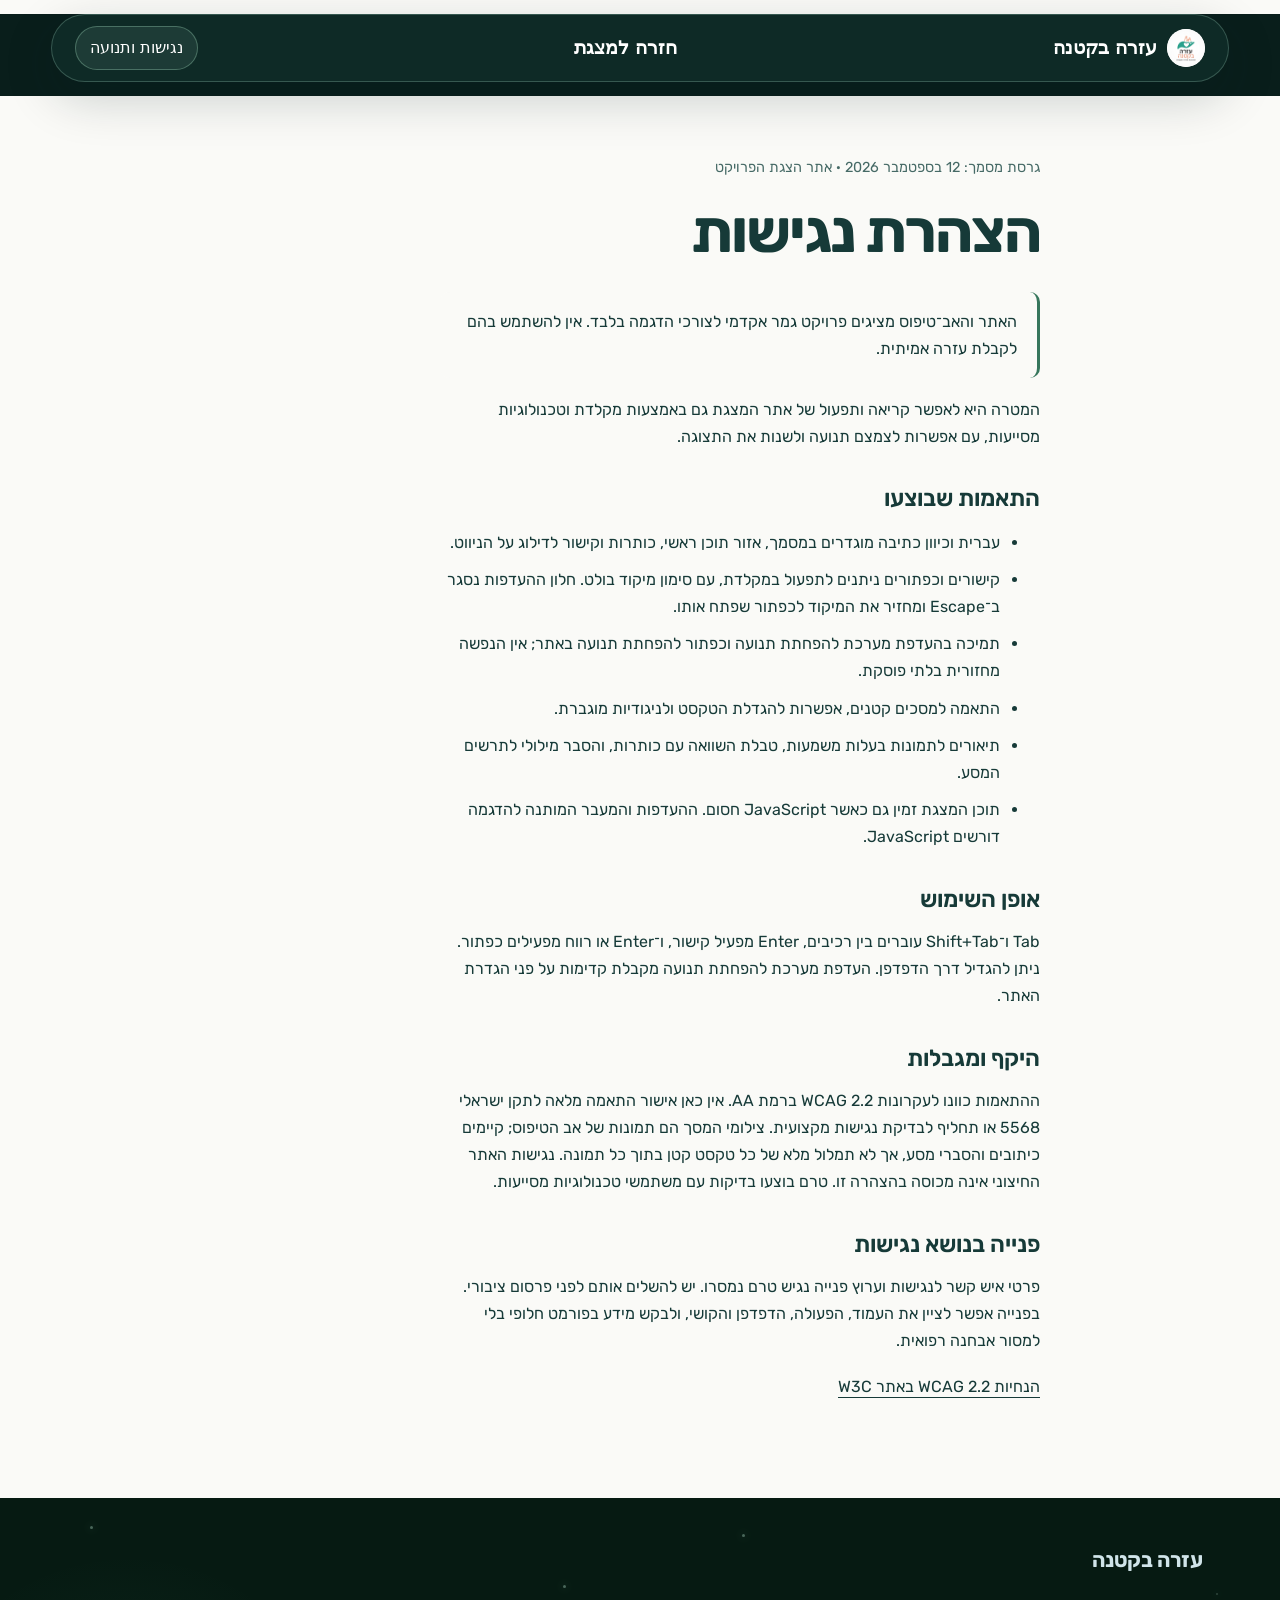
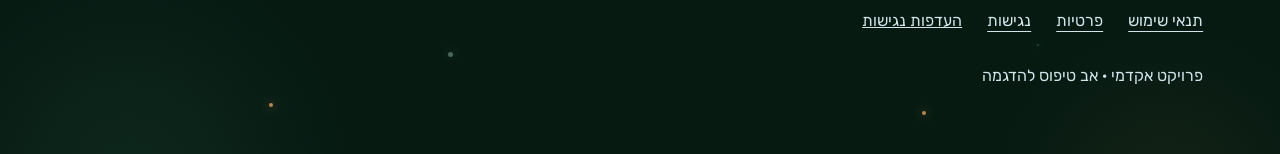
<file: accessibility.html>
<!DOCTYPE html>
<html dir="rtl" lang="he"><head><meta name="build-version" content="light-palette-unified-mobile"><meta charset="utf-8"/><meta content="width=device-width, initial-scale=1" name="viewport"/><meta content="no-referrer" name="referrer"/><title>הצהרת נגישות | עזרה בקטנה</title><link href="styles.2cea383bbc.css" rel="stylesheet"/><link href="premium.db2f3c897e.css" rel="stylesheet"/><link href="visual-updates.6179359771.css" rel="stylesheet"/></head><body><a class="skip-link" href="#main">דילוג לתוכן הראשי</a><div class="site-chrome"><header id="top"><div class="bar"><a class="brandmark" href="index.html"><img alt="" src="assets/logo.png"/>עזרה בקטנה</a><nav aria-label="ניווט ראשי"><a href="index.html">חזרה למצגת</a></nav><button aria-haspopup="dialog" class="settings-button" data-open="access-panel">נגישות ותנועה</button></div></header></div><main class="legal-main" id="main" tabindex="-1"><p class="version">גרסת מסמך: 12 בספטמבר 2026 · אתר הצגת הפרויקט</p><h1>הצהרת נגישות</h1><p class="page-project-status">האתר והאב־טיפוס מציגים פרויקט גמר אקדמי לצורכי הדגמה בלבד. אין להשתמש בהם לקבלת עזרה אמיתית.</p><p>המטרה היא לאפשר קריאה ותפעול של אתר המצגת גם באמצעות מקלדת וטכנולוגיות מסייעות, עם אפשרות לצמצם תנועה ולשנות את התצוגה.</p><h2>התאמות שבוצעו</h2><ul><li>עברית וכיוון כתיבה מוגדרים במסמך, אזור תוכן ראשי, כותרות וקישור לדילוג על הניווט.</li><li>קישורים וכפתורים ניתנים לתפעול במקלדת, עם סימון מיקוד בולט. חלון ההעדפות נסגר ב־Escape ומחזיר את המיקוד לכפתור שפתח אותו.</li><li>תמיכה בהעדפת מערכת להפחתת תנועה וכפתור להפחתת תנועה באתר; אין הנפשה מחזורית בלתי פוסקת.</li><li>התאמה למסכים קטנים, אפשרות להגדלת הטקסט ולניגודיות מוגברת.</li><li>תיאורים לתמונות בעלות משמעות, טבלת השוואה עם כותרות, והסבר מילולי לתרשים המסע.</li><li>תוכן המצגת זמין גם כאשר JavaScript חסום. ההעדפות והמעבר המותנה להדגמה דורשים JavaScript.</li></ul><h2>אופן השימוש</h2><p>Tab ו־Shift+Tab עוברים בין רכיבים, Enter מפעיל קישור, ו־Enter או רווח מפעילים כפתור. ניתן להגדיל דרך הדפדפן. העדפת מערכת להפחתת תנועה מקבלת קדימות על פני הגדרת האתר.</p><h2>היקף ומגבלות</h2><p>ההתאמות כוונו לעקרונות WCAG 2.2 ברמת AA. אין כאן אישור התאמה מלאה לתקן ישראלי 5568 או תחליף לבדיקת נגישות מקצועית. צילומי המסך הם תמונות של אב הטיפוס; קיימים כיתובים והסברי מסע, אך לא תמלול מלא של כל טקסט קטן בתוך כל תמונה. נגישות האתר החיצוני אינה מכוסה בהצהרה זו. טרם בוצעו בדיקות עם משתמשי טכנולוגיות מסייעות.</p><h2>פנייה בנושא נגישות</h2><p>פרטי איש קשר לנגישות וערוץ פנייה נגיש טרם נמסרו. יש להשלים אותם לפני פרסום ציבורי. בפנייה אפשר לציין את העמוד, הפעולה, הדפדפן והקושי, ולבקש מידע בפורמט חלופי בלי למסור אבחנה רפואית.</p><p><a href="https://www.w3.org/TR/WCAG22/" rel="noreferrer">הנחיות WCAG 2.2 באתר W3C</a></p></main><footer class="site-footer"><div class="ambient-particles" aria-hidden="true"><i style="--x:7%;--y:11%;--delay:-0.0s;--duration:18s"></i><i style="--x:44%;--y:34%;--delay:-1.7s;--duration:22s"></i><i style="--x:81%;--y:57%;--delay:-3.4s;--duration:26s"></i><i style="--x:21%;--y:80%;--delay:-5.1s;--duration:30s"></i><i style="--x:58%;--y:14%;--delay:-6.8s;--duration:34s"></i><i style="--x:95%;--y:37%;--delay:-8.5s;--duration:18s"></i><i style="--x:35%;--y:60%;--delay:-10.2s;--duration:22s"></i><i style="--x:72%;--y:83%;--delay:-11.9s;--duration:26s"></i></div><a class="footer-brand" href="index.html">עזרה בקטנה</a><nav aria-label="מידע ושקיפות"><a href="terms.html">תנאי שימוש</a><a href="privacy.html">פרטיות</a><a href="accessibility.html">נגישות</a><button data-open="access-panel">העדפות נגישות</button></nav><p>פרויקט אקדמי · אב טיפוס להדגמה</p></footer><script defer="" src="script.69e9eadde5.js"></script></body></html>
</file>
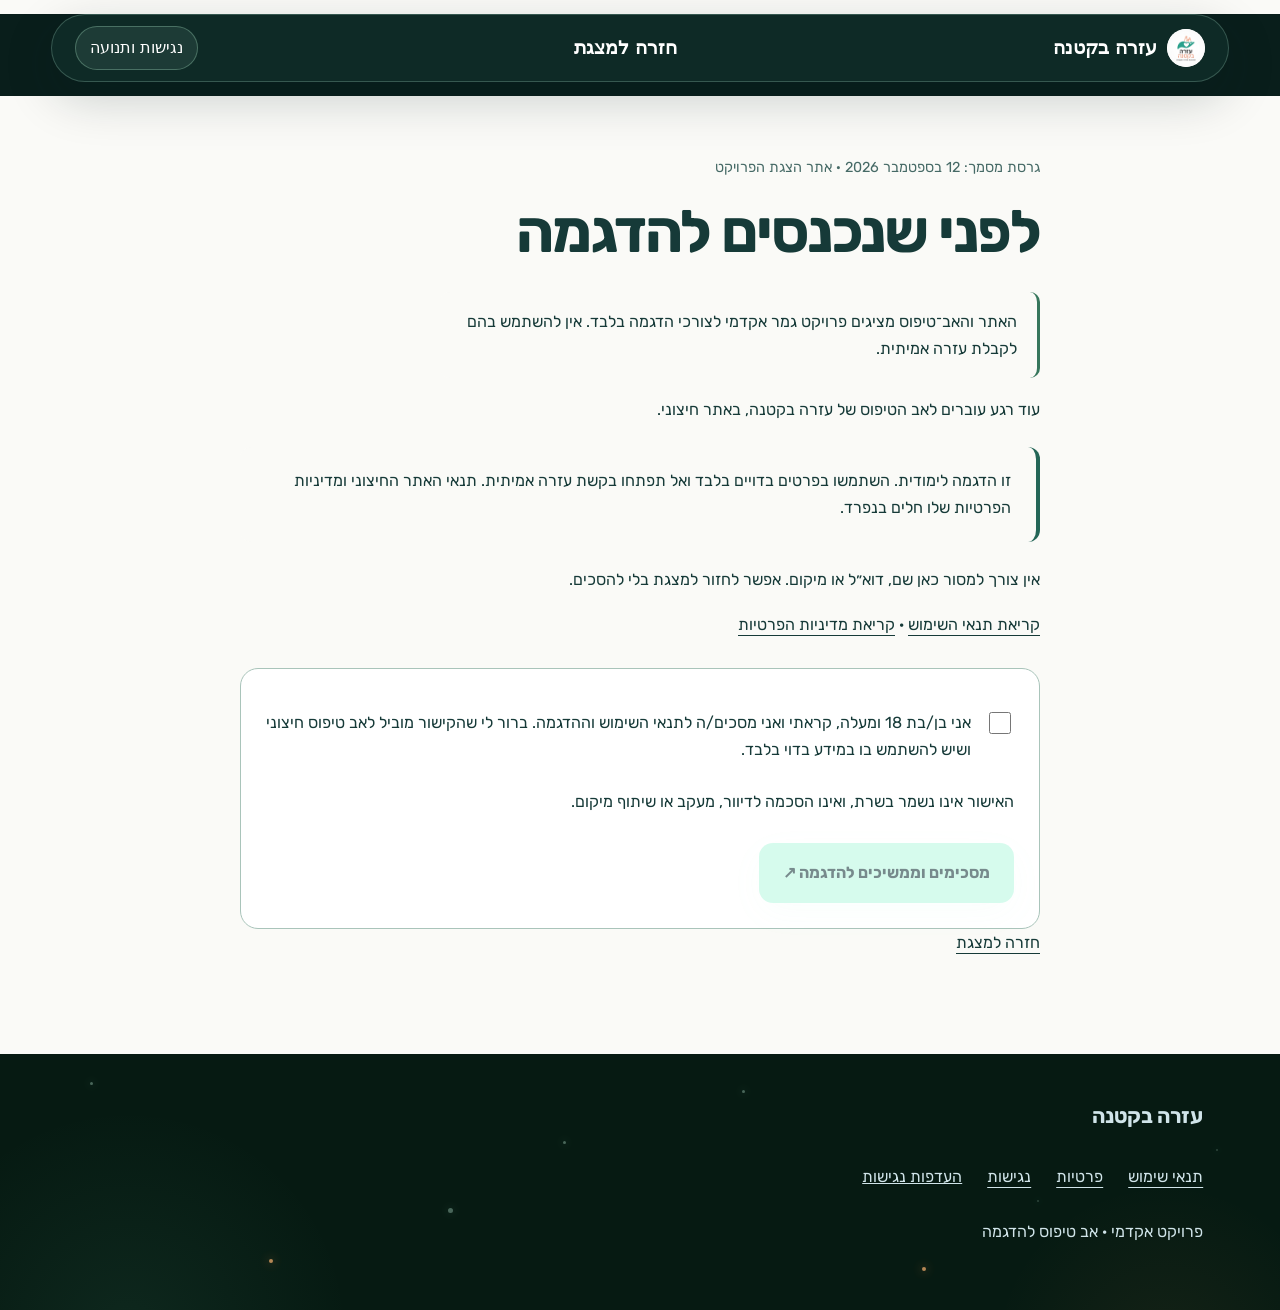
<file: demo.html>
<!DOCTYPE html>
<html dir="rtl" lang="he"><head><meta name="build-version" content="light-palette-unified-mobile"><meta charset="utf-8"/><meta content="width=device-width, initial-scale=1" name="viewport"/><meta content="no-referrer" name="referrer"/><title>לפני שנכנסים להדגמה | עזרה בקטנה</title><link href="styles.2cea383bbc.css" rel="stylesheet"/><link href="premium.db2f3c897e.css" rel="stylesheet"/><link href="visual-updates.6179359771.css" rel="stylesheet"/></head><body><a class="skip-link" href="#main">דילוג לתוכן הראשי</a><div class="site-chrome"><header id="top"><div class="bar"><a class="brandmark" href="index.html"><img alt="" src="assets/logo.png"/>עזרה בקטנה</a><nav aria-label="ניווט ראשי"><a href="index.html">חזרה למצגת</a></nav><button aria-haspopup="dialog" class="settings-button" data-open="access-panel">נגישות ותנועה</button></div></header></div><main class="legal-main" id="main" tabindex="-1"><p class="version">גרסת מסמך: 12 בספטמבר 2026 · אתר הצגת הפרויקט</p><h1>לפני שנכנסים להדגמה</h1><p class="page-project-status">האתר והאב־טיפוס מציגים פרויקט גמר אקדמי לצורכי הדגמה בלבד. אין להשתמש בהם לקבלת עזרה אמיתית.</p><p>עוד רגע עוברים לאב הטיפוס של עזרה בקטנה, באתר חיצוני.</p><div class="notice">זו הדגמה לימודית. השתמשו בפרטים בדויים בלבד ואל תפתחו בקשת עזרה אמיתית. תנאי האתר החיצוני ומדיניות הפרטיות שלו חלים בנפרד.</div><p>אין צורך למסור כאן שם, דוא״ל או מיקום. אפשר לחזור למצגת בלי להסכים.</p><p><a href="terms.html">קריאת תנאי השימוש</a> · <a href="privacy.html">קריאת מדיניות הפרטיות</a></p><form class="consent-form" id="demo-consent"><label><input id="accept-demo" name="accept" required="" type="checkbox"/>אני בן/בת 18 ומעלה, קראתי ואני מסכים/ה לתנאי השימוש וההדגמה. ברור לי שהקישור מוביל לאב טיפוס חיצוני ושיש להשתמש בו במידע בדוי בלבד.</label><p>האישור אינו נשמר בשרת, ואינו הסכמה לדיוור, מעקב או שיתוף מיקום.</p><button class="primary" disabled="" type="submit">מסכימים וממשיכים להדגמה ↗</button></form><noscript><p class="notice">כדי להפעיל את מעבר ההדגמה נדרש JavaScript. ניתן להמשיך לקרוא את המצגת ואת התנאים ללא הפעלתו.</p></noscript><p><a href="index.html">חזרה למצגת</a></p></main><footer class="site-footer"><div class="ambient-particles" aria-hidden="true"><i style="--x:7%;--y:11%;--delay:-0.0s;--duration:18s"></i><i style="--x:44%;--y:34%;--delay:-1.7s;--duration:22s"></i><i style="--x:81%;--y:57%;--delay:-3.4s;--duration:26s"></i><i style="--x:21%;--y:80%;--delay:-5.1s;--duration:30s"></i><i style="--x:58%;--y:14%;--delay:-6.8s;--duration:34s"></i><i style="--x:95%;--y:37%;--delay:-8.5s;--duration:18s"></i><i style="--x:35%;--y:60%;--delay:-10.2s;--duration:22s"></i><i style="--x:72%;--y:83%;--delay:-11.9s;--duration:26s"></i></div><a class="footer-brand" href="index.html">עזרה בקטנה</a><nav aria-label="מידע ושקיפות"><a href="terms.html">תנאי שימוש</a><a href="privacy.html">פרטיות</a><a href="accessibility.html">נגישות</a><button data-open="access-panel">העדפות נגישות</button></nav><p>פרויקט אקדמי · אב טיפוס להדגמה</p></footer><script defer="" src="script.69e9eadde5.js"></script></body></html>
</file>
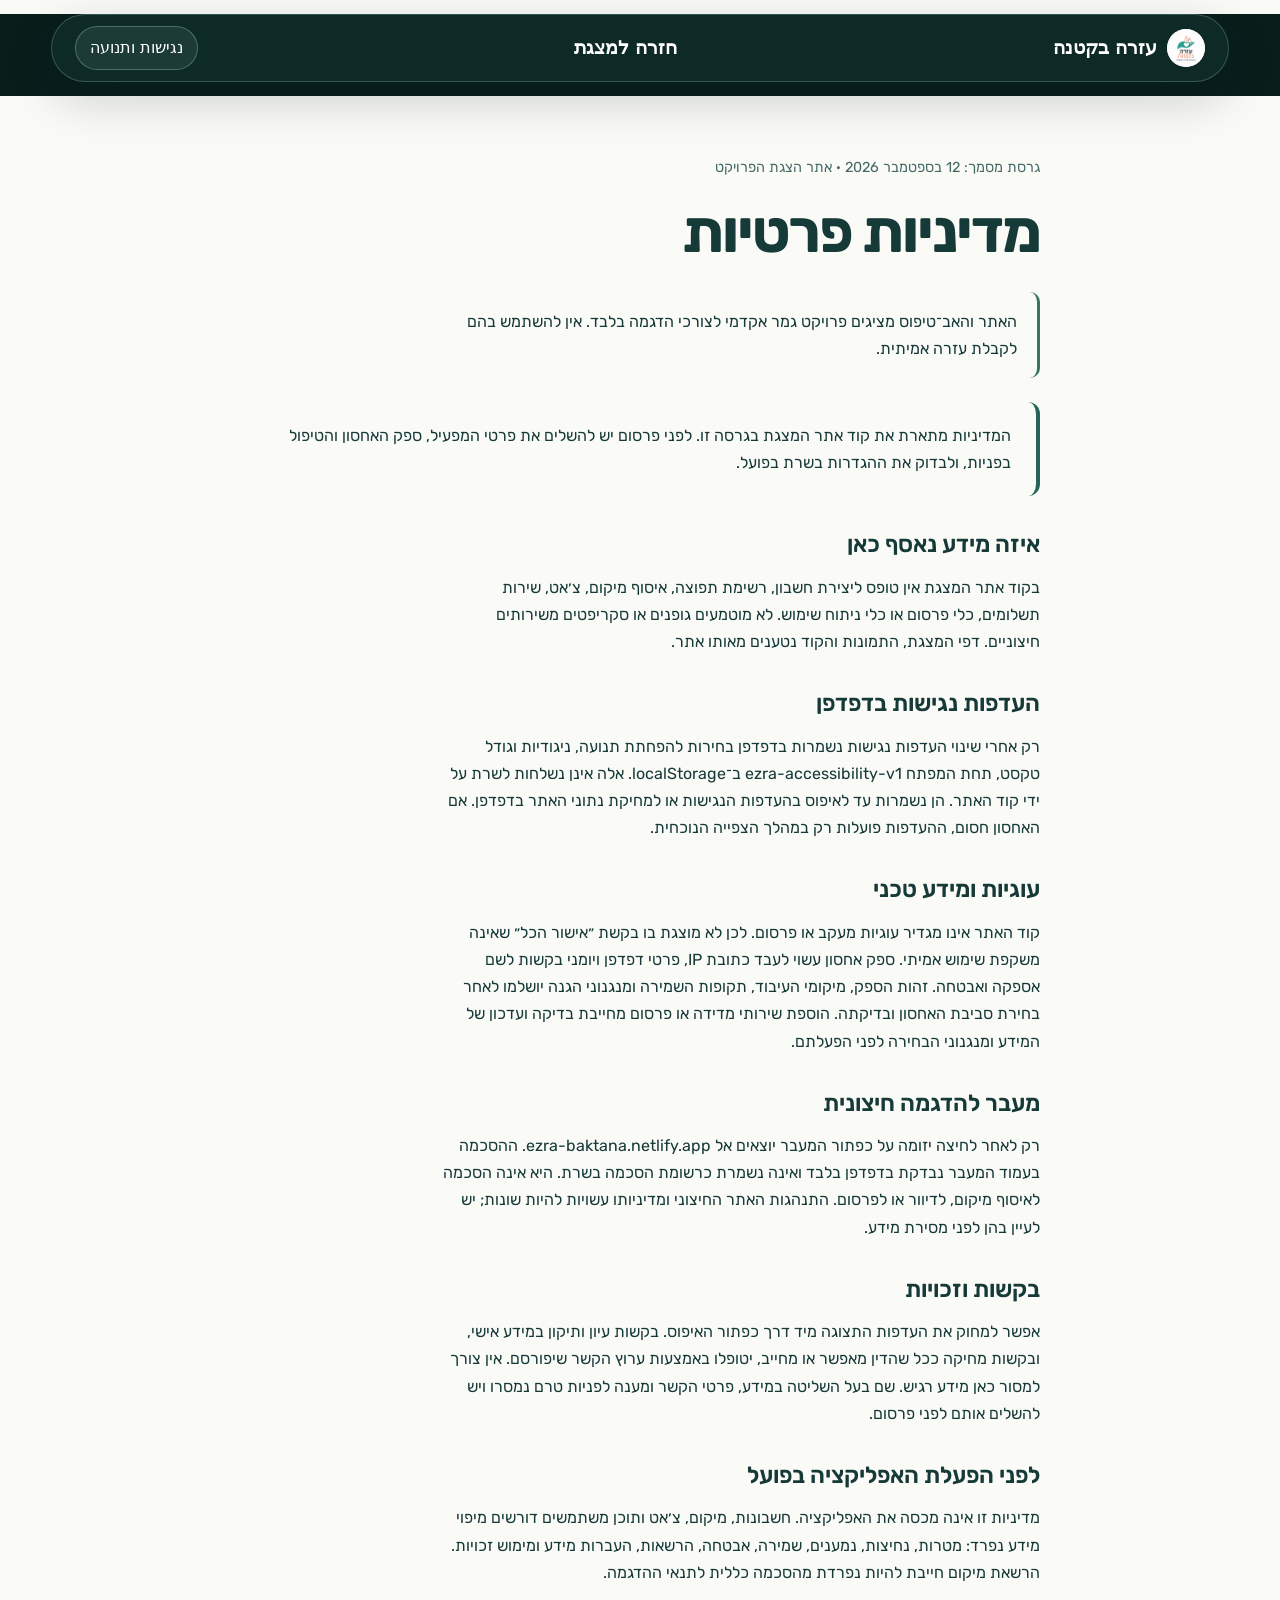
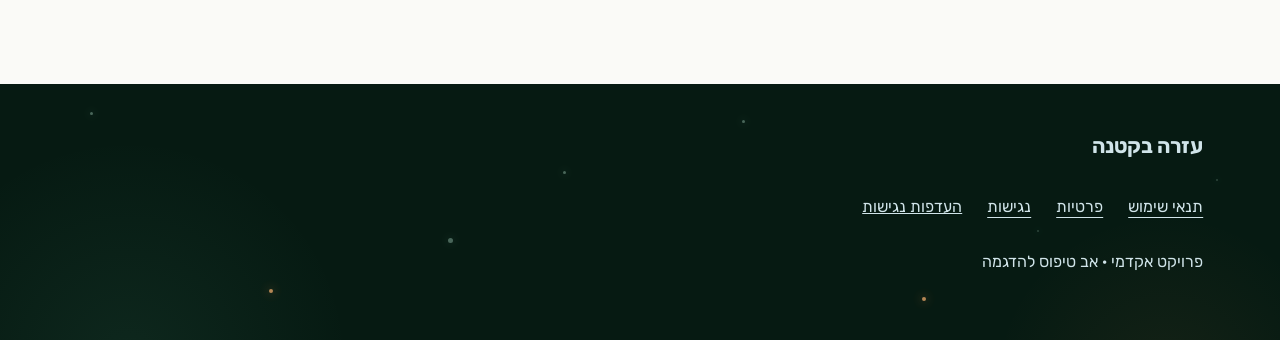
<file: privacy.html>
<!DOCTYPE html>
<html dir="rtl" lang="he"><head><meta name="build-version" content="light-palette-unified-mobile"><meta charset="utf-8"/><meta content="width=device-width, initial-scale=1" name="viewport"/><meta content="no-referrer" name="referrer"/><title>מדיניות פרטיות | עזרה בקטנה</title><link href="styles.2cea383bbc.css" rel="stylesheet"/><link href="premium.db2f3c897e.css" rel="stylesheet"/><link href="visual-updates.6179359771.css" rel="stylesheet"/></head><body><a class="skip-link" href="#main">דילוג לתוכן הראשי</a><div class="site-chrome"><header id="top"><div class="bar"><a class="brandmark" href="index.html"><img alt="" src="assets/logo.png"/>עזרה בקטנה</a><nav aria-label="ניווט ראשי"><a href="index.html">חזרה למצגת</a></nav><button aria-haspopup="dialog" class="settings-button" data-open="access-panel">נגישות ותנועה</button></div></header></div><main class="legal-main" id="main" tabindex="-1"><p class="version">גרסת מסמך: 12 בספטמבר 2026 · אתר הצגת הפרויקט</p><h1>מדיניות פרטיות</h1><p class="page-project-status">האתר והאב־טיפוס מציגים פרויקט גמר אקדמי לצורכי הדגמה בלבד. אין להשתמש בהם לקבלת עזרה אמיתית.</p><div class="notice">המדיניות מתארת את קוד אתר המצגת בגרסה זו. לפני פרסום יש להשלים את פרטי המפעיל, ספק האחסון והטיפול בפניות, ולבדוק את ההגדרות בשרת בפועל.</div><h2>איזה מידע נאסף כאן</h2><p>בקוד אתר המצגת אין טופס ליצירת חשבון, רשימת תפוצה, איסוף מיקום, צ׳אט, שירות תשלומים, כלי פרסום או כלי ניתוח שימוש. לא מוטמעים גופנים או סקריפטים משירותים חיצוניים. דפי המצגת, התמונות והקוד נטענים מאותו אתר.</p><h2>העדפות נגישות בדפדפן</h2><p>רק אחרי שינוי העדפות נגישות נשמרות בדפדפן בחירות להפחתת תנועה, ניגודיות וגודל טקסט, תחת המפתח ezra-accessibility-v1 ב־localStorage. אלה אינן נשלחות לשרת על ידי קוד האתר. הן נשמרות עד לאיפוס בהעדפות הנגישות או למחיקת נתוני האתר בדפדפן. אם האחסון חסום, ההעדפות פועלות רק במהלך הצפייה הנוכחית.</p><h2>עוגיות ומידע טכני</h2><p>קוד האתר אינו מגדיר עוגיות מעקב או פרסום. לכן לא מוצגת בו בקשת ״אישור הכל״ שאינה משקפת שימוש אמיתי. ספק אחסון עשוי לעבד כתובת IP, פרטי דפדפן ויומני בקשות לשם אספקה ואבטחה. זהות הספק, מיקומי העיבוד, תקופות השמירה ומנגנוני הגנה יושלמו לאחר בחירת סביבת האחסון ובדיקתה. הוספת שירותי מדידה או פרסום מחייבת בדיקה ועדכון של המידע ומנגנוני הבחירה לפני הפעלתם.</p><h2>מעבר להדגמה חיצונית</h2><p>רק לאחר לחיצה יזומה על כפתור המעבר יוצאים אל ezra-baktana.netlify.app. ההסכמה בעמוד המעבר נבדקת בדפדפן בלבד ואינה נשמרת כרשומת הסכמה בשרת. היא אינה הסכמה לאיסוף מיקום, לדיוור או לפרסום. התנהגות האתר החיצוני ומדיניותו עשויות להיות שונות; יש לעיין בהן לפני מסירת מידע.</p><h2>בקשות וזכויות</h2><p>אפשר למחוק את העדפות התצוגה מיד דרך כפתור האיפוס. בקשות עיון ותיקון במידע אישי, ובקשות מחיקה ככל שהדין מאפשר או מחייב, יטופלו באמצעות ערוץ הקשר שיפורסם. אין צורך למסור כאן מידע רגיש. שם בעל השליטה במידע, פרטי הקשר ומענה לפניות טרם נמסרו ויש להשלים אותם לפני פרסום.</p><h2>לפני הפעלת האפליקציה בפועל</h2><p>מדיניות זו אינה מכסה את האפליקציה. חשבונות, מיקום, צ׳אט ותוכן משתמשים דורשים מיפוי מידע נפרד: מטרות, נחיצות, נמענים, שמירה, אבטחה, הרשאות, העברות מידע ומימוש זכויות. הרשאת מיקום חייבת להיות נפרדת מהסכמה כללית לתנאי ההדגמה.</p></main><footer class="site-footer"><div class="ambient-particles" aria-hidden="true"><i style="--x:7%;--y:11%;--delay:-0.0s;--duration:18s"></i><i style="--x:44%;--y:34%;--delay:-1.7s;--duration:22s"></i><i style="--x:81%;--y:57%;--delay:-3.4s;--duration:26s"></i><i style="--x:21%;--y:80%;--delay:-5.1s;--duration:30s"></i><i style="--x:58%;--y:14%;--delay:-6.8s;--duration:34s"></i><i style="--x:95%;--y:37%;--delay:-8.5s;--duration:18s"></i><i style="--x:35%;--y:60%;--delay:-10.2s;--duration:22s"></i><i style="--x:72%;--y:83%;--delay:-11.9s;--duration:26s"></i></div><a class="footer-brand" href="index.html">עזרה בקטנה</a><nav aria-label="מידע ושקיפות"><a href="terms.html">תנאי שימוש</a><a href="privacy.html">פרטיות</a><a href="accessibility.html">נגישות</a><button data-open="access-panel">העדפות נגישות</button></nav><p>פרויקט אקדמי · אב טיפוס להדגמה</p></footer><script defer="" src="script.69e9eadde5.js"></script></body></html>
</file>
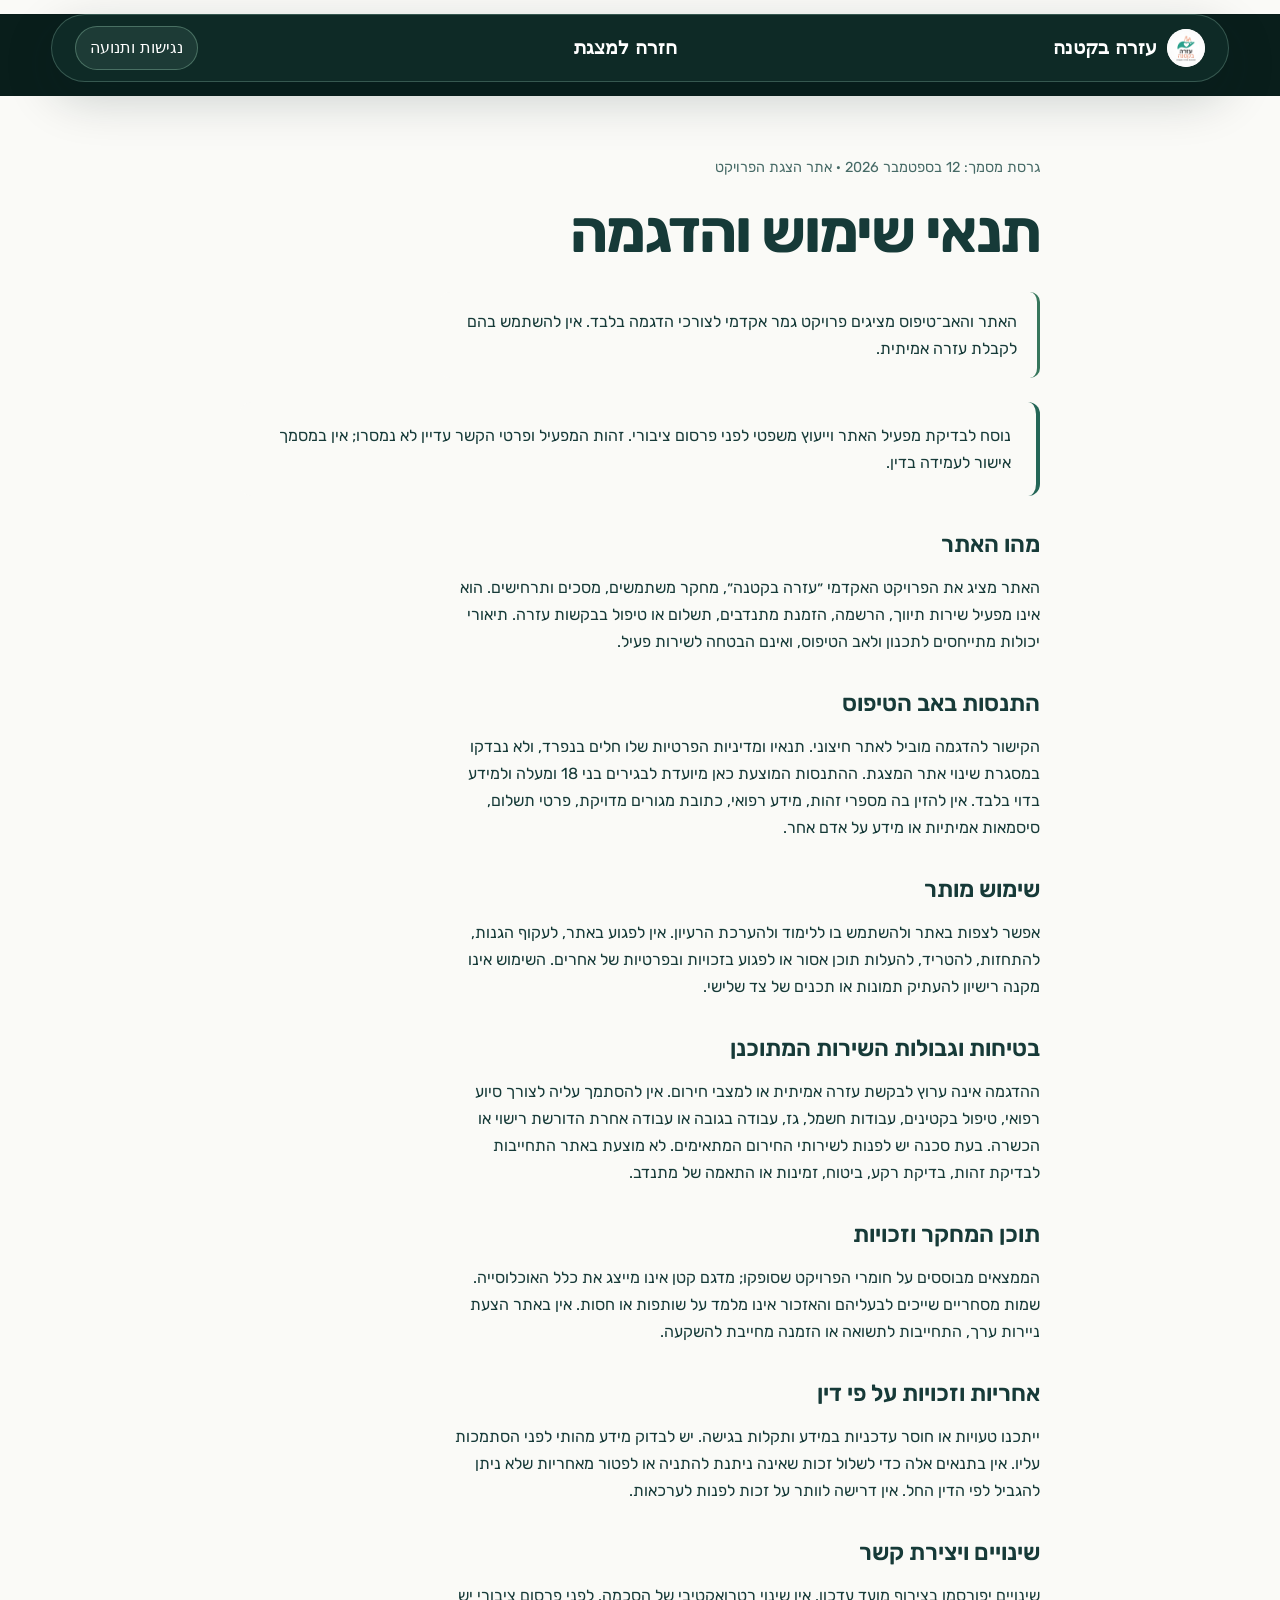
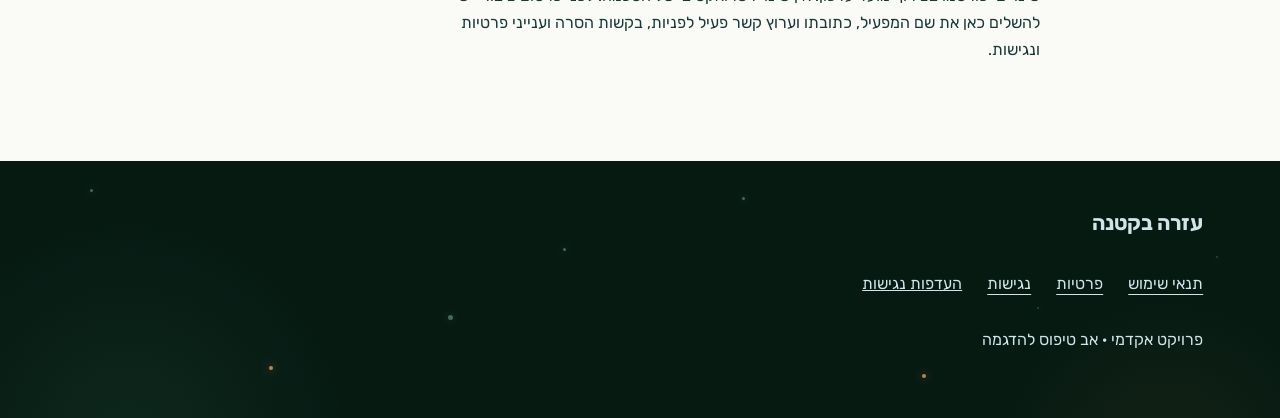
<file: terms.html>
<!DOCTYPE html>
<html dir="rtl" lang="he"><head><meta name="build-version" content="light-palette-unified-mobile"><meta charset="utf-8"/><meta content="width=device-width, initial-scale=1" name="viewport"/><meta content="no-referrer" name="referrer"/><title>תנאי שימוש והדגמה | עזרה בקטנה</title><link href="styles.2cea383bbc.css" rel="stylesheet"/><link href="premium.db2f3c897e.css" rel="stylesheet"/><link href="visual-updates.6179359771.css" rel="stylesheet"/></head><body><a class="skip-link" href="#main">דילוג לתוכן הראשי</a><div class="site-chrome"><header id="top"><div class="bar"><a class="brandmark" href="index.html"><img alt="" src="assets/logo.png"/>עזרה בקטנה</a><nav aria-label="ניווט ראשי"><a href="index.html">חזרה למצגת</a></nav><button aria-haspopup="dialog" class="settings-button" data-open="access-panel">נגישות ותנועה</button></div></header></div><main class="legal-main" id="main" tabindex="-1"><p class="version">גרסת מסמך: 12 בספטמבר 2026 · אתר הצגת הפרויקט</p><h1>תנאי שימוש והדגמה</h1><p class="page-project-status">האתר והאב־טיפוס מציגים פרויקט גמר אקדמי לצורכי הדגמה בלבד. אין להשתמש בהם לקבלת עזרה אמיתית.</p><div class="notice">נוסח לבדיקת מפעיל האתר וייעוץ משפטי לפני פרסום ציבורי. זהות המפעיל ופרטי הקשר עדיין לא נמסרו; אין במסמך אישור לעמידה בדין.</div><h2>מהו האתר</h2><p>האתר מציג את הפרויקט האקדמי ״עזרה בקטנה״, מחקר משתמשים, מסכים ותרחישים. הוא אינו מפעיל שירות תיווך, הרשמה, הזמנת מתנדבים, תשלום או טיפול בבקשות עזרה. תיאורי יכולות מתייחסים לתכנון ולאב הטיפוס, ואינם הבטחה לשירות פעיל.</p><h2>התנסות באב הטיפוס</h2><p>הקישור להדגמה מוביל לאתר חיצוני. תנאיו ומדיניות הפרטיות שלו חלים בנפרד, ולא נבדקו במסגרת שינוי אתר המצגת. ההתנסות המוצעת כאן מיועדת לבגירים בני 18 ומעלה ולמידע בדוי בלבד. אין להזין בה מספרי זהות, מידע רפואי, כתובת מגורים מדויקת, פרטי תשלום, סיסמאות אמיתיות או מידע על אדם אחר.</p><h2>שימוש מותר</h2><p>אפשר לצפות באתר ולהשתמש בו ללימוד ולהערכת הרעיון. אין לפגוע באתר, לעקוף הגנות, להתחזות, להטריד, להעלות תוכן אסור או לפגוע בזכויות ובפרטיות של אחרים. השימוש אינו מקנה רישיון להעתיק תמונות או תכנים של צד שלישי.</p><h2>בטיחות וגבולות השירות המתוכנן</h2><p>ההדגמה אינה ערוץ לבקשת עזרה אמיתית או למצבי חירום. אין להסתמך עליה לצורך סיוע רפואי, טיפול בקטינים, עבודות חשמל, גז, עבודה בגובה או עבודה אחרת הדורשת רישוי או הכשרה. בעת סכנה יש לפנות לשירותי החירום המתאימים. לא מוצעת באתר התחייבות לבדיקת זהות, בדיקת רקע, ביטוח, זמינות או התאמה של מתנדב.</p><h2>תוכן המחקר וזכויות</h2><p>הממצאים מבוססים על חומרי הפרויקט שסופקו; מדגם קטן אינו מייצג את כלל האוכלוסייה. שמות מסחריים שייכים לבעליהם והאזכור אינו מלמד על שותפות או חסות. אין באתר הצעת ניירות ערך, התחייבות לתשואה או הזמנה מחייבת להשקעה.</p><h2>אחריות וזכויות על פי דין</h2><p>ייתכנו טעויות או חוסר עדכניות במידע ותקלות בגישה. יש לבדוק מידע מהותי לפני הסתמכות עליו. אין בתנאים אלה כדי לשלול זכות שאינה ניתנת להתניה או לפטור מאחריות שלא ניתן להגביל לפי הדין החל. אין דרישה לוותר על זכות לפנות לערכאות.</p><h2>שינויים ויצירת קשר</h2><p>שינויים יפורסמו בצירוף מועד עדכון. אין שינוי רטרואקטיבי של הסכמה. לפני פרסום ציבורי יש להשלים כאן את שם המפעיל, כתובתו וערוץ קשר פעיל לפניות, בקשות הסרה וענייני פרטיות ונגישות.</p></main><footer class="site-footer"><div class="ambient-particles" aria-hidden="true"><i style="--x:7%;--y:11%;--delay:-0.0s;--duration:18s"></i><i style="--x:44%;--y:34%;--delay:-1.7s;--duration:22s"></i><i style="--x:81%;--y:57%;--delay:-3.4s;--duration:26s"></i><i style="--x:21%;--y:80%;--delay:-5.1s;--duration:30s"></i><i style="--x:58%;--y:14%;--delay:-6.8s;--duration:34s"></i><i style="--x:95%;--y:37%;--delay:-8.5s;--duration:18s"></i><i style="--x:35%;--y:60%;--delay:-10.2s;--duration:22s"></i><i style="--x:72%;--y:83%;--delay:-11.9s;--duration:26s"></i></div><a class="footer-brand" href="index.html">עזרה בקטנה</a><nav aria-label="מידע ושקיפות"><a href="terms.html">תנאי שימוש</a><a href="privacy.html">פרטיות</a><a href="accessibility.html">נגישות</a><button data-open="access-panel">העדפות נגישות</button></nav><p>פרויקט אקדמי · אב טיפוס להדגמה</p></footer><script defer="" src="script.69e9eadde5.js"></script></body></html>
</file>
<file: styles.2cea383bbc.css>
:root{--ink:#102e35;--muted:#486168;--bg:#f2f7f8;--mint:#9bf3ce;--line:#a9c4ba;--ease:cubic-bezier(.2,.75,.25,1);font-family:Arial,'Noto Sans Hebrew',sans-serif;font-size:16px;color:var(--ink);background:var(--bg);line-height:1.7;color-scheme:light}*{box-sizing:border-box}body{margin:0}html{scroll-behavior:smooth;scroll-padding-top:110px}h1,h2,h3,p{margin:0}h1,h2,h3{line-height:1.15;letter-spacing:-.035em}h1{font-size:clamp(3rem,5.7vw,5.8rem);font-weight:800}h2{font-size:clamp(2rem,3.8vw,3.8rem);max-width:950px}h3{font-size:1.4rem;line-height:1.35}p{overflow-wrap:break-word}a{color:inherit;text-underline-offset:5px}button,a,input,summary{-webkit-tap-highlight-color:transparent}button,input{font:inherit}button,.primary,.ghost,.cta{cursor:pointer}button{color:inherit}button,a{touch-action:manipulation}button{min-height:44px}img{max-width:100%;display:block}svg{max-width:100%}button svg{width:22px;height:22px}button:focus-visible,a:focus-visible,input:focus-visible,summary:focus-visible,[tabindex]:focus-visible{outline:3px solid #e6651b;outline-offset:5px}button:disabled{cursor:not-allowed;opacity:.55}.skip-link{position:fixed;top:8px;left:8px;z-index:200;transform:translateY(-150%);background:#fff;color:#102e35;padding:12px 22px;border-radius:8px}.skip-link:focus{transform:none}.wrap{max-width:1320px;margin:auto;padding:0 6%}section{position:relative;scroll-margin-top:100px}.section-pad{padding:115px 0}section[data-theme=dark]{background:#071f29;color:#f4fcff}.section-head{max-width:920px;margin-bottom:48px}.eyebrow{font-size:.8rem;letter-spacing:.16em;font-weight:700;color:#36726b;margin-bottom:20px}.en{display:inline-block}section[data-theme=dark] .eyebrow{color:var(--mint)}.lede{font-size:1.2rem;line-height:1.85;color:var(--muted);margin-top:24px;max-width:800px}section[data-theme=dark] .lede{color:#c0d8df}.center{text-align:center}.center .lede{margin-inline:auto}#progress{position:fixed;top:0;inset-inline:0;height:3px;background:transparent;z-index:100}#progress-bar{height:100%;background:#26bf99;width:0}#top{position:fixed;top:18px;inset-inline:4%;z-index:30;color:white}.bar{max-width:1250px;margin:auto;display:flex;align-items:center;gap:25px;padding:10px 18px;background:rgba(8,33,44,.92);border:1px solid #526b74;border-radius:22px;box-shadow:0 12px 35px #00192326;backdrop-filter:blur(22px)}.brandmark{display:flex;align-items:center;gap:10px;font-size:1rem;font-weight:700;white-space:nowrap}.brandmark img{width:36px;height:36px;object-fit:contain;background:white;border-radius:10px}.bar nav{display:flex;gap:24px;margin-inline:auto}.bar a{font-size:.95rem;text-decoration:none;display:flex;align-items:center;min-height:44px}.bar a:hover{color:var(--mint)}.settings-button{background:#234350;border:1px solid #66828b;border-radius:12px;padding:7px 14px;font-size:.875rem;white-space:nowrap}#hero{overflow:hidden;padding:175px 0 95px;min-height:860px;background:radial-gradient(ellipse at 18% 40%,#155658 0,transparent 45%),radial-gradient(ellipse at 90% 90%,#18314e,transparent 45%),#071f29}#hero:before{content:'';position:absolute;inset:0;background-image:linear-gradient(#bce9dd08 1px,transparent 1px),linear-gradient(90deg,#bce9dd08 1px,transparent 1px);background-size:70px 70px;mask-image:linear-gradient(transparent,#000,transparent);pointer-events:none}#hero .wrap{display:grid;grid-template-columns:1.12fr 1fr;align-items:center;gap:35px}#hero .content{position:relative;z-index:2}#hero h1 span{color:var(--mint)}.project-label{font-size:.8rem;color:#c0d8df;margin-bottom:22px}.tagline{font-size:1.7rem;font-weight:700;margin:25px 0 12px}.sub{font-size:1.2rem;color:#c0d8df;max-width:510px;line-height:1.8}.cta,.primary{background:var(--mint);color:#092b30;border:0;border-radius:14px;padding:16px 24px;font-weight:700;display:inline-flex;align-items:center;gap:14px;text-decoration:none;box-shadow:0 10px 35px #9bf3ce14;transition:transform .25s,box-shadow .25s}.cta{margin-top:30px}.cta:hover,.primary:hover{transform:translateY(-3px);box-shadow:0 16px 35px #9bf3ce30}.ring{display:flex}.proto-links{margin-top:22px}.ghost{font-size:.95rem;color:#d9edf0;text-decoration:underline;min-height:44px;display:inline-flex;align-items:center;padding:8px 0}.stage{height:590px;position:relative;perspective:1200px}.stage-inner{position:absolute;inset:0;transform-style:preserve-3d;transition:transform .3s ease-out}.stage-glow{position:absolute;inset:12% -5%;background:radial-gradient(ellipse,#68e7bf38,transparent 65%);filter:blur(20px)}.phone{position:absolute;width:225px;height:470px;padding:8px;border:1px solid #8dacad;border-radius:36px;background:linear-gradient(135deg,#657b86,#0d202d 30%,#020c13 85%,#637d84);box-shadow:12px 16px 0 #020e15,25px 40px 65px #0007;overflow:hidden;transform-style:preserve-3d}.phone img{width:100%;height:100%;object-fit:cover;object-position:top;border-radius:28px}.phone-front{right:2%;top:75px;transform:rotateY(-17deg) rotateZ(7deg) translateZ(65px)}.phone-back{left:0;top:15px;transform:rotateY(-17deg) rotateZ(-10deg) translateZ(-40px);filter:brightness(.84)}.float-note{position:absolute;background:#e7fff2f2;color:#173e3d;padding:15px 20px;border:1px solid #fff9;box-shadow:0 18px 42px #0003;border-radius:16px;z-index:4;max-width:250px;pointer-events:none}.float-note span{font-size:.75rem;display:block;margin-bottom:3px;color:#365d57}.float-note strong{font-size:.9rem}.note-one{top:10px;right:-5%}.note-two{bottom:32px;left:0;background:#e3effffa}.stage-caption{position:absolute;bottom:-10px;inset-inline:0;text-align:center;font-size:.8rem;color:#b5d0d7}.pain-grid,.persona-grid,.test-grid,.fix-strip{display:grid;grid-template-columns:repeat(3,minmax(0,1fr));gap:24px}.pain-card,.test-card,.card,.duo-card,.subject-card,.fix-card,.reg-box{background:#fff;border:1px solid var(--line);border-radius:24px;padding:30px;box-shadow:0 15px 40px #1d4b5510}.pain-card .num{font-size:3.7rem;color:#4a777f;font-weight:400;line-height:1;margin-bottom:45px}.pain-card p,.test-card p{margin-top:18px;color:var(--muted)}.quote{font-style:normal;border-right:3px solid #43877a;padding-right:15px;font-size:1rem}.tilt{transition:transform .32s var(--ease),box-shadow .32s var(--ease)}.tilt:hover{box-shadow:0 25px 55px #10333c1c}.flow-row{display:flex;gap:20px;align-items:stretch}.flow-step{flex:1;border-top:1px solid #5a7a82;padding:25px 0}.stepnum{width:44px;height:44px;border-radius:50%;border:1px solid #6a9c9e;display:grid;place-items:center;color:var(--mint);margin-bottom:25px}.flow-step p{color:#bed3da;margin-top:12px;font-size:1rem}.flow-arrow{padding-top:32px;color:var(--mint)}.solution-footer{margin-top:35px;color:#c0d8df}.stat-row{display:flex;gap:14px;flex-wrap:wrap;margin:25px 0}.stat-chip{border:1px solid #4d747b;border-radius:40px;padding:9px 20px;font-size:.95rem;color:#d7ebeb}.research-table{margin-top:55px;border:1px solid #3f626c;border-radius:20px;overflow:hidden}.rt-head{padding:20px 25px;background:#163742;font-size:.95rem}.rt-row{display:grid;grid-template-columns:1fr 30px 1.2fr;gap:20px;padding:24px;border-top:1px solid #3f626c;font-size:1rem}.src{display:block;color:#c0d8df;font-size:.85rem;margin-top:8px}.rt-feature{color:#d0e4e9}.comp-wrap{overflow-x:auto;border:1px solid var(--line);border-radius:20px;background:white;padding:24px}table{width:100%;border-collapse:collapse;text-align:right}caption{text-align:right;color:var(--muted);padding:0 0 20px;font-size:.95rem}th,td{padding:20px;border-bottom:1px solid var(--line);vertical-align:top}thead{background:#e2eeed}#regulatory{padding:0 0 60px}.reg-box{display:flex;gap:25px;background:#e6f0ef}.reg-icon{flex:0 0 35px}.reg-text p{margin-top:12px}.persona-card{border:1px solid var(--line);background:white;border-radius:24px;overflow:hidden}.persona-photo{position:relative;height:360px}.persona-photo img{width:100%;height:100%;object-fit:cover}.persona-photo:after{content:'';position:absolute;inset:0;background:linear-gradient(transparent 30%,#00171be8)}.persona-photo .tag{position:absolute;bottom:25px;right:25px;z-index:1;color:white}.role-chip{position:absolute;top:18px;right:18px;padding:5px 14px;border-radius:30px;background:#f4fff5;color:#123c35;font-size:.875rem;z-index:1}.persona-body{padding:25px}.role{font-size:1rem;margin-top:8px}.journey-chart-wrap{border:1px solid #3f626c;padding:35px;border-radius:24px}.journey-labels{display:flex;direction:ltr;gap:12px;justify-content:space-between;font-size:.85rem}.journey-labels span{direction:rtl;text-align:center}.critical{color:#ffb688}.chart-note{font-size:.9rem;margin-top:24px;color:#c0d8df}.journey-callout,.duo-grid,.test-subjects{display:grid;grid-template-columns:1fr 1fr;gap:24px;margin-top:25px}.journey-callout .card{background:#113340;color:#e9f8fb;border-color:#4d717c}.card .tag{color:var(--mint);margin-bottom:12px;font-weight:700}.who{display:flex;gap:15px;align-items:center;margin-bottom:25px}.who img{width:60px;height:60px;object-fit:cover;border-radius:50%}.name{font-weight:700;font-size:1.25rem}.who .role{color:var(--muted)}.scenario{font-size:1rem;color:var(--muted)}.flow-img{margin-top:25px;border-radius:15px;overflow:hidden}.flow-img img{width:100%}.duo-note{margin-top:30px;font-size:1rem}.gallery-row-label{font-weight:700;font-size:1.15rem;margin:28px 0 20px}.gallery-strip{display:grid;grid-template-columns:repeat(6,minmax(0,1fr));gap:20px;perspective:1200px}.gallery-frame{padding:5px;border-radius:22px;background:#092f38;box-shadow:0 15px 25px #163b3f20;overflow:hidden;transition:transform .5s var(--ease)}.gallery-frame img{width:100%;aspect-ratio:9/19;object-fit:cover;object-position:top;border-radius:17px}.gallery-item:hover .gallery-frame{transform:translateY(-9px) rotateY(-7deg)}.gallery-item{text-align:center}.gallery-item .num{margin-top:18px;font-size:.8rem;color:var(--muted)}.gallery-item p{font-size:.95rem}.device-strip{display:grid;grid-template-columns:repeat(6,minmax(0,1fr));gap:24px;margin:45px 0;perspective:1500px}.device{border:2px solid #718c95;border-radius:23px;padding:5px;background:#020c16;box-shadow:10px 20px 30px #0005;transform:rotateY(-12deg);transition:transform .5s}.device:hover{transform:rotateY(0) translateY(-12px)}.device img{width:100%;aspect-ratio:9/19;object-fit:cover;object-position:top;border-radius:16px}.device-cap{text-align:center;font-size:.9rem;color:#d0e4e9;margin-top:20px}.subject-card{display:flex;gap:25px;margin-bottom:20px}.persona-tag{font-size:.95rem;color:var(--muted);margin:8px 0}.result{margin-top:18px;font-weight:700;color:#16654b}.test-grid{margin-top:24px}.level,.fix-label{font-size:.875rem;font-weight:700;color:#326b64;margin-bottom:20px}.verbatim{font-size:1.9rem;line-height:1.3;font-weight:700;margin-bottom:15px}.component{font-size:.9rem;color:var(--muted)}.fix-strip{margin-top:30px}.fix-card{padding:20px}.fix-card img{width:100%;height:250px;object-fit:contain;background:#edf3f3;border-radius:12px;margin-bottom:25px}.fix-card p{font-size:1rem}.fix-label{margin-bottom:10px}#closing{padding:100px 6%;text-align:center;background:radial-gradient(ellipse at 50% 100%,#185b55,transparent 70%),#071f29}#closing h2{font-size:clamp(4rem,8vw,7rem);margin:25px auto}#closing .sub{margin:auto}.logo-badge{height:65px;width:65px;object-fit:contain;border-radius:18px;background:white;margin:auto}.team{font-size:.95rem;line-height:2;margin-top:35px;color:#d0e4e9}.school,.foot-line{font-size:.875rem;color:#c0d8df}.foot-line{margin-top:25px}.site-footer{padding:45px 6% 65px;background:#041820;color:#d0e4e9;font-size:1rem}.site-footer nav{display:flex;flex-wrap:wrap;gap:15px 25px;margin:20px 0}.site-footer nav a,.site-footer nav button{min-height:44px;display:inline-flex;align-items:center}.site-footer button{background:transparent;border:0;text-decoration:underline;padding:0}.footer-brand{font-weight:700;font-size:1.3rem;text-decoration:none}.site-footer small{font-size:.875rem}.reveal{opacity:1}.motion-on .reveal.is-pending{opacity:0;transform:translateY(28px) rotateX(3deg)}.reveal.in{opacity:1;transform:none;transition:opacity .8s var(--ease),transform .8s var(--ease);transition-delay:var(--delay,0ms)}.reveal-delay-1{--delay:60ms}.reveal-delay-2{--delay:120ms}.reveal-delay-3{--delay:180ms}.reveal-delay-4{--delay:240ms}.motion-on .note-one{animation:arrival 1.2s var(--ease) both}.motion-on .note-two{animation:arrival 1.2s .2s var(--ease) both}@keyframes arrival{from{opacity:0;transform:translateY(25px) rotate(-4deg)}to{opacity:1;transform:none}}dialog{color:#102e35;background:#f6fafb;border:1px solid #b5cccd;border-radius:24px;padding:30px;max-width:560px;width:calc(100% - 32px);max-height:85dvh;overflow:auto;box-shadow:0 25px 100px #0005}dialog::backdrop{background:#00131cbf;backdrop-filter:blur(8px)}dialog h2{font-size:1.7rem;margin:15px 0 20px}dialog p{margin-bottom:20px}dialog label{display:flex;gap:14px;align-items:center;padding:15px 0;border-bottom:1px solid var(--line)}input[type=checkbox]{width:22px;height:22px;flex-shrink:0;accent-color:#17664e}.dialog-close{display:block;margin-inline-start:auto;border:1px solid #6b838a;background:white;border-radius:10px;padding:6px 14px}.text-button{background:none;border:0;text-decoration:underline;padding:12px 0}.legal-main{max-width:850px;margin:auto;padding:150px 25px 80px}.legal-main h1{font-size:clamp(2.2rem,5vw,3.7rem);margin-bottom:25px}.legal-main h2{font-size:1.45rem;margin:35px 0 15px;letter-spacing:0}.legal-main p,.legal-main ul{margin-bottom:18px}.legal-main li{margin-bottom:10px}.legal-main .notice{padding:20px 25px;background:#e0eeeb;border-right:4px solid #246657;border-radius:12px;margin:24px 0}.legal-main .version{font-size:.9rem;color:var(--muted)}.consent-form{padding:25px;background:white;border:1px solid var(--line);border-radius:18px;margin-top:30px}.consent-form label{display:flex;align-items:flex-start;gap:14px;margin:15px 0 25px}.consent-form .primary{margin-top:10px}.high-contrast{--ink:#000;--muted:#202020;--line:#555}.high-contrast section[data-theme=dark],.high-contrast #hero,.high-contrast #closing,.high-contrast .site-footer,.high-contrast .bar{background:#001018}.high-contrast p,.high-contrast small,.high-contrast .eyebrow{color:inherit}.high-contrast .float-note{background:white;color:#000}.large-text{font-size:20px}.no-motion{scroll-behavior:auto}.no-motion *{animation:none!important;transition:none!important;scroll-behavior:auto!important}.no-motion .reveal{opacity:1!important;transform:none!important}.no-motion .stage-inner,.no-motion .tilt{transform:none!important}
@media(min-width:1450px){#hero .wrap{gap:70px}.phone{width:240px;height:495px}}@media(max-width:1050px){.bar nav{gap:14px}.stage{height:520px}.phone{width:190px;height:405px}.phone-front{right:0}.note-one{right:0}.note-two{bottom:12px}.pain-grid,.test-grid{gap:15px}.pain-card,.test-card{padding:25px}.gallery-strip,.device-strip{grid-template-columns:repeat(3,minmax(0,1fr));gap:30px}.gallery-frame,.device{max-width:230px;margin:auto}.device-strip{max-width:850px}.stage-caption{bottom:-25px}}@media(max-width:760px){html{scroll-padding-top:150px}#top{top:10px;inset-inline:3%}.bar{gap:8px;flex-wrap:wrap;padding:9px 14px;border-radius:18px}.bar nav{order:3;width:100%;justify-content:space-between;gap:8px}.bar nav a{font-size:.875rem;min-height:36px}.brandmark{font-size:.95rem}.brandmark img{width:28px;height:28px}.settings-button{margin-inline-start:auto;font-size:.8rem;padding:5px 9px}.wrap{padding:0 6%}#hero{padding:175px 0 60px;min-height:0}#hero .wrap{grid-template-columns:1fr;gap:50px}#hero h1{font-size:clamp(2.65rem,10vw,4.5rem)}#hero .content{max-width:580px}.stage{height:520px;width:min(440px,100%);margin:auto}.phone{width:205px;height:430px}.phone-front{right:8%;top:70px}.phone-back{left:5%}.note-one{right:0;top:0}.note-two{bottom:0;left:0}.section-pad{padding:75px 0}.pain-grid,.persona-grid,.test-grid,.fix-strip,.duo-grid,.journey-callout,.test-subjects{grid-template-columns:1fr}.pain-card .num{margin-bottom:25px}.flow-row{display:grid;grid-template-columns:1fr 1fr}.flow-arrow{display:none}.flow-step h3{font-size:1.2rem}.rt-row{grid-template-columns:1fr;gap:10px}.rt-arrow{display:none}.persona-photo{height:400px}.persona-grid{max-width:500px;margin:auto}.gallery-strip,.device-strip{grid-template-columns:repeat(2,minmax(0,1fr));gap:24px 16px}.journey-chart-wrap{padding:20px 12px}.journey-labels{display:grid;grid-template-columns:repeat(3,1fr);font-size:.8rem;gap:15px}.reg-box{padding:24px;gap:12px}.reg-icon{display:none}.comp-wrap{padding:14px}th,td{padding:10px;font-size:.9rem}.subject-card{margin:0}.fix-card img{height:320px}.legal-main{padding-top:160px}.float-note{padding:12px}.float-note strong{font-size:.8rem}.site-footer{padding-bottom:40px}}@media(max-width:380px){.phone{width:175px;height:375px}.stage{height:460px}.brandmark{gap:5px}.bar{padding:8px 10px}.phone-front{right:5%}.phone-back{left:4%}.gallery-strip{gap:18px 12px}}@media(prefers-reduced-motion:reduce){html{scroll-behavior:auto}*,*:before,*:after{animation:none!important;transition:none!important;scroll-behavior:auto!important}.reveal{opacity:1!important;transform:none!important}.stage-inner,.tilt{transform:none!important}}@media print{#top,#progress,.settings-button,dialog{display:none!important}*{color:#000!important;background:#fff!important;box-shadow:none!important;transform:none!important}.reveal{opacity:1!important}.section-pad{padding:30px 0}.legal-main{padding-top:20px}a{text-decoration:underline}}
@media(min-width:761px){#hero h1{font-size:clamp(3rem,4.5vw,4.8rem)}}
.no-motion .gallery-frame,.no-motion .device{transform:none!important}
@media(prefers-reduced-motion:reduce){.gallery-frame,.device{transform:none!important}}
</file>
<file: premium.db2f3c897e.css>
@font-face{font-family:'Rubik';font-style:normal;font-display:swap;font-weight:400;src:url('fonts/rubik-hebrew-400-normal.woff2') format('woff2');unicode-range:U+0590-05FF,U+200C-2010,U+20AA,U+25CC,U+FB1D-FB4F}
@font-face{font-family:'Rubik';font-style:normal;font-display:swap;font-weight:400;src:url('fonts/rubik-latin-400-normal.woff2') format('woff2');unicode-range:U+0000-00FF,U+0131,U+0152-0153,U+02BB-02BC,U+02C6,U+02DA,U+02DC,U+0304,U+0308,U+0329,U+2000-206F,U+20AC,U+2122,U+2191,U+2193,U+2212,U+2215,U+FEFF,U+FFFD}
@font-face{font-family:'Rubik';font-style:normal;font-display:swap;font-weight:500;src:url('fonts/rubik-hebrew-500-normal.woff2') format('woff2');unicode-range:U+0590-05FF,U+200C-2010,U+20AA,U+25CC,U+FB1D-FB4F}
@font-face{font-family:'Rubik';font-style:normal;font-display:swap;font-weight:500;src:url('fonts/rubik-latin-500-normal.woff2') format('woff2');unicode-range:U+0000-00FF,U+0131,U+0152-0153,U+02BB-02BC,U+02C6,U+02DA,U+02DC,U+0304,U+0308,U+0329,U+2000-206F,U+20AC,U+2122,U+2191,U+2193,U+2212,U+2215,U+FEFF,U+FFFD}
@font-face{font-family:'Rubik';font-style:normal;font-display:swap;font-weight:600;src:url('fonts/rubik-hebrew-600-normal.woff2') format('woff2');unicode-range:U+0590-05FF,U+200C-2010,U+20AA,U+25CC,U+FB1D-FB4F}
@font-face{font-family:'Rubik';font-style:normal;font-display:swap;font-weight:600;src:url('fonts/rubik-latin-600-normal.woff2') format('woff2');unicode-range:U+0000-00FF,U+0131,U+0152-0153,U+02BB-02BC,U+02C6,U+02DA,U+02DC,U+0304,U+0308,U+0329,U+2000-206F,U+20AC,U+2122,U+2191,U+2193,U+2212,U+2215,U+FEFF,U+FFFD}
@font-face{font-family:'Rubik';font-style:normal;font-display:swap;font-weight:700;src:url('fonts/rubik-hebrew-700-normal.woff2') format('woff2');unicode-range:U+0590-05FF,U+200C-2010,U+20AA,U+25CC,U+FB1D-FB4F}
@font-face{font-family:'Rubik';font-style:normal;font-display:swap;font-weight:700;src:url('fonts/rubik-latin-700-normal.woff2') format('woff2');unicode-range:U+0000-00FF,U+0131,U+0152-0153,U+02BB-02BC,U+02C6,U+02DA,U+02DC,U+0304,U+0308,U+0329,U+2000-206F,U+20AC,U+2122,U+2191,U+2193,U+2212,U+2215,U+FEFF,U+FFFD}
/* Spatial editorial treatment, additive to the complete original content. */
:root{--ink:#163a38;--muted:#466a66;--bg:#f5f9f7;--mint:#b5f8df;--line:#a9c4ba;--ease:cubic-bezier(.18,.8,.2,1)}body{font-family:'Rubik',Arial,sans-serif;font-weight:400}h1,h2,h3{letter-spacing:-.035em}.wrap{max-width:1420px;padding-inline:7%}h2{font-size:clamp(2.2rem,4vw,4rem);font-weight:600;line-height:1.18}.section-pad{padding:125px 0}.lede{font-size:1.17rem;max-width:920px;line-height:1.9}.section-head{position:relative;margin-bottom:58px;max-width:1000px}.section-head .eyebrow{display:flex;gap:12px;align-items:center;font-size:.75rem;letter-spacing:.13em}.section-head .eyebrow:before{content:'';width:32px;height:2px;background:currentColor}.bar{background:#102d28e8;border-color:#739d8e66;box-shadow:0 16px 50px #061e2333;border-radius:100px;padding:10px 23px}.brandmark img{border-radius:50%;width:38px;height:38px}.bar nav a{position:relative}.bar nav a:after{content:'';position:absolute;bottom:3px;inset-inline:0;height:2px;background:#aff8dc;transform:scaleX(0);transition:transform .3s}.bar nav a[aria-current=location]:after{transform:scaleX(1)}@media(hover:hover) and (pointer:fine){.bar nav a:hover:after{transform:scaleX(1)}}.settings-button{border-radius:100px;background:#d1f9e615;border-color:#85bba36b}section[data-theme=dark]{background:#0b2420}#hero{padding-top:160px;padding-bottom:80px;min-height:930px;background:radial-gradient(ellipse at 16% 35%,#39867466,transparent 45%),radial-gradient(ellipse at 90% 95%,#22504388,transparent 50%),#091e1b}#hero:before{background-size:90px 90px;opacity:.45}#hero .wrap{grid-template-columns:1.15fr 1fr;gap:60px;align-items:center}#hero .content{padding-top:10px}#hero .project-label{display:inline-block;border:1px solid #8bc7b05e;border-radius:100px;padding:7px 15px;color:#d8f7e9;font-size:.8rem;letter-spacing:.025em}#hero .eyebrow{margin:20px 0 26px;letter-spacing:.16em;font-size:.7rem;color:#a6d9c9}#hero h1{font-size:clamp(3.8rem,6.5vw,6.4rem);font-weight:600;line-height:1.03;color:#eefff8;max-width:650px;text-shadow:0 2px 35px #a7edd51c}#hero .tagline{font-size:clamp(1.35rem,2.2vw,2rem);font-weight:500;color:#baf5db;line-height:1.5;margin-top:26px}#hero .sub{font-size:1.1rem;line-height:1.9;color:#c4dfd4;max-width:540px}.cta{background:transparent;border:1px solid #abcbb66e;border-radius:100px;box-shadow:none;padding:10px 12px 10px 24px;color:#e3f6ed;font-size:.95rem;margin-top:25px}.cta .ring{background:#b7f5db;color:#123a31;border-radius:50%;width:40px;height:40px;align-items:center;justify-content:center}.cta:hover{background:#d0fce912}.proto-links{display:flex;flex-wrap:wrap;gap:18px;margin-top:24px}.proto-links .prototype-glow{position:relative;display:inline-flex;align-items:center;justify-content:center;gap:10px;background:linear-gradient(115deg,#89d6df,#b3f4e7);border:1px solid #c0ffff;border-radius:100px;color:#0c3437;font-weight:500;opacity:1;text-decoration:none;padding:17px 25px;font-size:1.05rem;box-shadow:0 0 26px #72dce855,0 0 70px #7ce8d326,inset 0 1px 1px #fff;isolation:isolate;overflow:hidden;transition:transform .35s,box-shadow .35s;max-width:100%;overflow-wrap:anywhere}.prototype-glow svg{flex-shrink:0}.prototype-glow:after{content:'';position:absolute;inset:-50%;background:linear-gradient(100deg,transparent 40%,#fff9 50%,transparent 60%);transform:translateX(90%) rotate(15deg);pointer-events:none;z-index:-1}.motion-on .prototype-glow:after{animation:button-sweep 1.5s ease-out 2}.prototype-glow:hover{transform:translateY(-4px)!important;box-shadow:0 0 36px #72dce888,0 20px 65px #7ce8d333!important}.prototype-glow:hover:after{transform:translateX(-90%) rotate(15deg);transition:transform .8s}@keyframes button-sweep{from{transform:translateX(90%) rotate(15deg)}to{transform:translateX(-90%) rotate(15deg)}}#hero .team{font-size:.73rem;line-height:1.9;color:#afc9be;max-width:530px;margin-top:28px}#hero .school{font-size:.72rem;color:#afc9be;margin-top:4px}.stage{height:610px;isolation:isolate}.stage-inner{z-index:2}.stage-glow{inset:0 -15%;background:radial-gradient(ellipse at 50% 45%,#a3e8c337,transparent 63%);filter:blur(30px)}.stage-orbit{position:absolute;inset:60px -15px 40px;border:1px solid #bae9d426;border-radius:50%;transform:rotateX(45deg) rotateZ(-20deg);z-index:0;box-shadow:0 0 0 35px #bee6d008,0 0 0 80px #bee6d006}.phone{width:230px;height:490px;border-radius:40px;background:linear-gradient(130deg,#cde8d7,#314c43 24%,#061612 85%,#749a89);border:1px solid #bcddc8;box-shadow:7px 7px 0 #4c685c,12px 12px 0 #0b1a15,28px 55px 55px #0008;padding:8px}.phone img{border-radius:31px}.phone-front{right:-2%;top:100px;transform:rotateY(-20deg) rotateZ(9deg) translateZ(70px)}.phone-back{left:-1%;top:20px;transform:rotateY(-20deg) rotateZ(-13deg) translateZ(-40px);filter:brightness(.91)}.stage-info{position:absolute;bottom:-15px;inset-inline:0;display:flex;justify-content:space-between;align-items:center;gap:15px;color:#adcbbd;font-size:.75rem;border-top:1px solid #a7c8b62e;padding-top:20px}.stage-info span:first-child{font-size:.65rem;letter-spacing:.13em;direction:ltr}.pain-card,.test-card,.duo-card,.subject-card,.card{border-radius:26px;box-shadow:0 15px 45px #1544370b;background:linear-gradient(145deg,#fff,#f4faf7);border-color:#c9ded4}.pain-grid{gap:25px}.pain-card{padding:36px 30px;position:relative;overflow:hidden}.pain-card:before{content:'';position:absolute;top:0;inset-inline:0;height:3px;background:linear-gradient(90deg,transparent,#64a98f,transparent)}.pain-card .num{font-size:4.5rem;font-weight:400;color:#4b8070;margin-bottom:35px;letter-spacing:-.09em}.pain-card h3{font-size:1.4rem}.pain-card p{font-size:1rem;line-height:1.9}.pain-card .quote{font-size:.9rem}.tilt{transform-style:preserve-3d}.tilt:hover{box-shadow:0 25px 65px #1c604b20}.flow-row{gap:24px}.flow-step{padding:25px;border:1px solid #a3cbb735;border-radius:22px;background:linear-gradient(130deg,#c6e9d60e,#d6f9ea03);backdrop-filter:blur(8px)}.flow-step h3{font-size:1.2rem}.flow-step p{font-size:.95rem}.flow-arrow{display:none}.stepnum{border-radius:12px;background:#c8fde615;font-size:1.15rem}.research-table{border-radius:24px;background:#d4fdeb05;border-color:#98c6b536}.rt-head{background:#d4fdeb08;font-size:.9rem;padding:23px 27px;line-height:1.8}.rt-row{padding:27px;border-color:#b1e5d226}.rt-quote{font-size:1.1rem}.rt-feature{font-size:1rem}.rt-arrow{color:#b5f8df}.stat-chip{border-color:#aecdb344}.solution-footer{font-size:1.1rem;line-height:1.8}#solution,#journey,#prototype{background:radial-gradient(ellipse at 0 0,#285f4e66,transparent 50%),#0c2620;color:#f4fff8}section[data-theme=dark] .lede{color:#c7ded1}.comp-wrap{padding:22px;border-radius:30px;box-shadow:0 35px 80px #0b493216;border:1px solid #c6dacd;background:#fff;transform:none!important}.comparison{border-collapse:separate;border-spacing:0;width:100%;min-width:730px}.comparison caption{text-align:right;color:#426659;font-size:.85rem;padding:0 6px 20px}.comparison th,.comparison td{border-left:1px solid #b4cec3;border-bottom:1px solid #b4cec3;padding:26px 20px;vertical-align:middle}.comparison th:last-child,.comparison td:last-child{border-left:0}.comparison tbody tr:last-child>*{border-bottom:0}.comparison thead{background:none}.comparison thead th{font-size:1.1rem;white-space:nowrap}.comparison th:first-child{width:43%;font-weight:400;font-size:1rem}.comparison thead th:first-child{font-size:.8rem;color:#4a6b5d}.comparison .comp-col{text-align:center}.comparison .comp-hero{background:#e2f2e9;color:#235a47}.comparison thead .comp-hero{border-radius:16px 16px 0 0}.comparison tbody tr:last-child .comp-hero{border-radius:0 0 16px 16px}.comp-logo{display:inline-flex;width:28px;height:28px;align-items:center;justify-content:center;vertical-align:middle;margin-left:8px}.comp-logo img{max-width:100%;max-height:100%;object-fit:contain}.comp-logo-olio{width:44px}.mark{font-size:1.8rem;line-height:1}.mark.yes{color:#247454}.mark.no{color:#757b76}.comparison tbody tr{transition:background .3s}.comparison tbody tr:hover{background:#f2f8f5}.source-note{font-size:.8rem;color:#4c6d5e;margin-top:22px}.reg-box{background:linear-gradient(110deg,#e4f1e9,#edf7f1);border-radius:26px;padding:40px}.reg-text h3{font-size:1.5rem}.reg-text p{font-size:1rem}.legal-context{border-top:1px solid #aacabb;margin-top:22px;padding-top:22px}.legal-context strong{font-size:.9rem}.legal-context p{font-size:.875rem}.persona-photo{height:390px}.persona-card{border-radius:28px;box-shadow:0 20px 55px #16463315}.persona-body{min-height:130px;padding:28px}.persona-body .quote{font-size:1rem;line-height:1.9}.persona-photo .tag h3{font-size:2.4rem;font-weight:500}.persona-photo .tag .role{font-size:.95rem}.persona-photo:after{background:linear-gradient(transparent 25%,#021b13f5)}.role-chip{font-size:.78rem;background:#f4fff3}.journey-chart-wrap{background:linear-gradient(130deg,#d1ffe906,transparent);border-color:#8faf9a55;padding:35px}.journey-labels{direction:ltr;font-size:.85rem}.journey-labels>span{direction:rtl;unicode-bidi:isolate}.journey-labels span{direction:rtl;color:#d4ebdd}.journey-labels .critical{color:#ffbe95}#journey-svg path{stroke:#8ae0b4;stroke-width:3}.motion-on #journey-svg path{stroke-dasharray:1000;stroke-dashoffset:1000;transition:stroke-dashoffset 1.7s var(--ease)}.motion-on #journey-svg.in path{stroke-dashoffset:0}.journey-callout .card{background:#d5fce90a;border-color:#8faf9a55}.duo-card{padding:35px}.duo-card.giver{border-top:4px solid #599e80}.duo-card.receiver{border-top:4px solid #e9aa87}.who .name{font-size:1.25rem}.who .role{font-size:.85rem}.scenario{font-size:.95rem;line-height:1.9}.flow-img{background:white;border:1px solid #cee1d6;padding:12px}.duo-note{background:#123a2b;color:#f3fff7;padding:25px 30px;border-radius:20px;font-size:1rem}.gallery-row-label{display:flex;align-items:center;gap:14px;font-size:1rem;margin-bottom:28px}.gallery-row-label:after{content:'';height:1px;flex:1;background:#c5dacd}.gallery-row-label.receiver{margin-top:55px}.gallery-strip{gap:25px}.gallery-frame{padding:6px;border:1px solid #89aa93;background:linear-gradient(135deg,#54705a,#0c2216);box-shadow:5px 8px 0 #21432b,14px 25px 35px #173f242b;border-radius:24px}.gallery-frame img{border-radius:18px}.gallery-item p{margin-top:8px;font-size:.88rem}.gallery-item .num{display:grid;place-items:center;width:28px;height:28px;border:1px solid #9ebdaa;border-radius:50%;margin:24px auto 0;color:#35634a}.screen-zoom{background:none;padding:0;border:0;border-radius:24px;width:100%;display:block;cursor:zoom-in}.device-strip{gap:28px}.device{border:1px solid #a0bfa8;box-shadow:5px 5px 0 #44644d,20px 30px 50px #0008;transform:rotateY(-17deg) rotateZ(2deg)}.device-strip>div:nth-child(even){padding-top:35px}.device-cap{font-size:.8rem;color:#c3dfcb}.subject-card .photo{flex:0 0 115px;overflow:hidden;border-radius:15px;align-self:flex-start}.subject-card .photo img{width:100%;height:auto}.subject-card{align-items:flex-start;padding:27px}.subject-card .info{min-width:0}.subject-card .scenario{font-size:.9rem}.subject-card .result{font-size:.9rem}.test-card{padding:30px}.test-card .verbatim{font-size:1.5rem;font-weight:500}.test-card .finding{font-size:.95rem;line-height:1.85}.component{font-size:.85rem}.fix-card{background:linear-gradient(135deg,#e4f1e8,#eff8f1);border:1px solid #bad7c5;border-radius:24px;padding:25px}.fix-card img{height:320px;background:#d7e7db;box-shadow:0 10px 30px #1b482314}.fix-card p{font-size:.93rem;line-height:1.85}#closing{padding-top:120px;background:radial-gradient(ellipse at 50% 100%,#2c6a4e,transparent 75%),#091e17}#closing .proto-links{justify-content:center}#closing h2{font-weight:500;font-size:clamp(4rem,9vw,8rem)}#closing .logo-badge{box-shadow:0 0 55px #adf2c132}.site-footer{background:#061a12}.motion-on .reveal.is-pending{transform:perspective(1200px) translateY(45px) rotateX(6deg);transform-origin:50% 100%}.reveal.in{transition-duration:1s}.image-dialog{max-width:900px;background:#e9f3ed}.image-dialog figure{margin:20px 0 0}.image-dialog img{max-height:65dvh;width:auto;margin:auto;object-fit:contain}.image-dialog figcaption{text-align:center;margin-top:20px;font-size:1rem}.image-dialog h2{font-size:1.6rem}.high-contrast .comparison .comp-hero{background:#d7f3df;color:#103522}.high-contrast .mark.no{color:#323b35}.high-contrast #hero .sub,.high-contrast .team,.high-contrast .school{color:#fff}.no-motion .prototype-glow,.no-motion .prototype-glow:hover{transform:none!important}.no-motion #journey-svg path{stroke-dashoffset:0!important}.large-text .bar{border-radius:25px;flex-wrap:wrap}.large-text #hero .wrap{grid-template-columns:1fr}.large-text #hero .stage{max-width:500px;width:100%;margin:auto}.large-text .bar nav{flex-wrap:wrap}.large-text .pain-grid,.large-text .test-grid{grid-template-columns:1fr}.large-text .hero-proto-link a{overflow-wrap:anywhere}
@media(max-width:1150px){#hero .wrap{gap:35px}#hero h1{font-size:5.2rem}.phone{width:195px;height:420px}.stage{height:550px}.phone-front{right:0}.phone-back{left:0}.subject-card{flex-direction:column}.subject-card .photo{flex:none;width:100%;height:170px}.subject-card .photo img{height:100%;object-fit:cover}.flow-row{display:grid;grid-template-columns:1fr 1fr}.device-strip{gap:30px}.comparison th,.comparison td{padding:22px 14px}}
@media(max-width:760px){.bar{border-radius:22px;padding:9px 14px}.brandmark img{width:28px;height:28px}.wrap{padding-inline:6%}.section-pad{padding:80px 0}.section-head{margin-bottom:35px}#hero{padding-top:165px;padding-bottom:65px;min-height:0}#hero .wrap{grid-template-columns:1fr;gap:60px}#hero h1{font-size:clamp(3.4rem,14vw,5.3rem)}#hero .tagline{font-size:1.35rem}#hero .sub{font-size:1rem}#hero .team{font-size:.68rem}.proto-links .prototype-glow{padding:15px 18px;font-size:.82rem;gap:7px}.stage{width:min(420px,100%);height:510px;margin:auto}.phone{width:195px;height:420px}.phone-front{right:4%;top:75px}.phone-back{left:4%;top:15px}.stage-orbit{inset:20px 15px 35px}.stage-info{font-size:.65rem;bottom:-10px}.stage-info span:first-child{font-size:.55rem}.pain-card{padding:30px}.flow-row{gap:14px}.flow-step{padding:20px}.flow-step h3{font-size:1.02rem}.flow-step p{font-size:.87rem}.comp-wrap{padding:14px;border-radius:22px}@media(min-width:761px){.comparison{min-width:665px}}.comparison th:first-child{width:39%;font-size:.93rem}.comparison th,.comparison td{padding:22px 13px}.source-note{font-size:.78rem}.reg-box{padding:26px}.persona-photo{height:380px}.gallery-strip{gap:28px 22px}.duo-card{padding:25px}.device-strip{gap:25px}.device-strip>div:nth-child(even){padding-top:25px}.subject-card{flex-direction:row;gap:15px}.subject-card .photo{flex:0 0 85px;width:85px;height:auto}.subject-card .photo img{height:auto}.subject-card{padding:20px}.subject-card .info b{font-size:1rem}.subject-card .persona-tag{font-size:.8rem}.fix-card img{height:310px}.large-text .brandmark{white-space:normal}.large-text .settings-button{white-space:normal}.large-text .bar nav a{font-size:.75rem}.large-text .subject-card{flex-direction:column}.large-text .phone{width:175px;height:375px}}
@media(max-width:380px){.phone{width:170px;height:370px}.stage{height:455px}.stage-info{flex-wrap:wrap}.proto-links .prototype-glow{font-size:.74rem;padding-inline:12px}.subject-card{flex-direction:column}.subject-card .photo{flex:none;width:100px}.flow-step{padding:16px}.gallery-strip{gap:22px 17px}}
@media(prefers-reduced-motion:reduce){.prototype-glow:hover{transform:none!important}#journey-svg path{stroke-dashoffset:0!important}}
#hero .team{font-size:.8rem}#hero .school{font-size:.78rem}.stage-info{bottom:-65px}.stage{margin-bottom:40px}#journey-svg text{fill:#b9d6c8}
@media(max-width:760px){.stage-info{bottom:-50px}.stage{margin-bottom:45px}#hero .team{font-size:.75rem}#hero .school{font-size:.73rem}}
.no-motion .phone{translate:none!important;rotate:none!important}
@media(prefers-reduced-motion:reduce){.phone{translate:none!important;rotate:none!important}}
/* Permanent academic status: static HTML on every page, outside all animation targets. */
.site-chrome{position:fixed;inset:0 0 auto;z-index:50;pointer-events:none}
.academic-notice{pointer-events:auto;display:flex;align-items:center;justify-content:center;min-height:2.75rem;padding:.65rem 1rem;background:#b5f8df;color:#103d2d;font:600 .875rem/1.5 Arial,sans-serif;text-align:center;direction:rtl;white-space:normal;overflow-wrap:normal;box-shadow:0 1px 0 #ffffff33;animation:none!important;transition:none!important;opacity:1!important;visibility:visible!important}
.site-chrome #top{position:relative;top:auto;inset-inline:auto;margin:14px 4% 0;pointer-events:auto}
#progress{top:auto;bottom:0}
html{scroll-padding-top:190px}
section{scroll-margin-top:190px}
#hero{padding-top:215px}
.legal-main{padding-top:215px}
.skip-link{z-index:200}
.prototype-status{flex-basis:100%;font-size:.8rem;line-height:1.6;color:#c7e8d8;margin:0}
.proto-links{row-gap:12px}
.scenario-context{font-size:.85rem;line-height:1.8;color:var(--muted);margin-top:18px}
section[data-theme=dark] .scenario-context{color:#c7e8d8}
.page-project-status{padding:16px 20px;border-inline-start:3px solid #36765c;background:#e1f2e8;border-radius:10px}
.large-text #hero,.large-text .legal-main{padding-top:280px}
@media(max-width:760px){.site-chrome #top{margin:10px 3% 0}#hero,.legal-main{padding-top:220px}html{scroll-padding-top:215px}section{scroll-margin-top:215px}.large-text #hero,.large-text .legal-main{padding-top:320px}.large-text .site-chrome .bar nav{width:100%;gap:6px}.large-text .site-chrome .bar nav a{font-size:.75rem}}
@media print{.site-chrome{position:static}.academic-notice{display:block!important;border:1px solid #333!important}.site-chrome #top{display:none!important}}
/* Keep the chrome in document flow: wrapped/enlarged text reserves its own height. */
.site-chrome{position:sticky;top:0;inset-inline:auto;padding-bottom:14px;font-family:Arial,sans-serif;background:linear-gradient(#091e1b 0 44px,transparent 44px)}
#hero,.large-text #hero{padding-top:70px}
.legal-main,.large-text .legal-main{padding-top:60px}
section{scroll-margin-top:16px}
.large-text{scroll-padding-top:300px}
@media(max-width:760px){#hero,.large-text #hero{padding-top:45px}.legal-main,.large-text .legal-main{padding-top:35px}section{scroll-margin-top:16px}.large-text{scroll-padding-top:400px}}
@media print{.site-chrome{position:static}}
.site-chrome{background:#091e1b}
.site-chrome .bar nav{flex-wrap:wrap;min-width:0}
.site-chrome .bar nav a{max-width:100%}
/* Readable navigation, with natural wrapping at narrow widths and enlarged text. */
.site-chrome .bar nav a{font-size:1.2rem;font-weight:600;line-height:1.5;min-height:46px}
.site-chrome .brandmark{font-size:1.2rem}
.site-chrome .settings-button{font-size:1rem;line-height:1.5;white-space:normal}
.site-chrome .bar nav{gap:12px 26px}
.hero-visual{min-width:0;max-width:100%;position:relative}
#hero .hero-visual .stage{height:470px;margin-bottom:30px;width:100%}
#hero .hero-visual .phone{width:190px;height:405px}
#hero .hero-visual .phone-front{right:6%;top:55px}
#hero .hero-visual .phone-back{left:5%;top:0}
#hero .hero-visual .stage-info{bottom:-15px}
#hero .wrap{align-items:start}
#hero .content{padding-top:65px}
.conversation-card{max-width:370px;margin:50px auto 0;padding:22px;background:linear-gradient(145deg,#183c32f5,#0c2a24f5);border:1px solid #719e8e66;border-radius:26px;box-shadow:0 25px 55px #00170f40, inset 0 1px 0 #cff8e51c;position:relative;isolation:isolate;text-align:right;color:#e8fbf0}
.conversation-heading{display:flex;align-items:center;gap:12px;padding-bottom:17px;border-bottom:1px solid #9bcab52b}
.conversation-icon{width:39px;height:39px;display:grid;place-items:center;border-radius:13px;background:#b5f8df;color:#123d2b;font-size:1.5rem;flex-shrink:0}
#hero .conversation-heading h2{font-size:1rem;line-height:1.5;letter-spacing:0;font-weight:500}
.conversation-heading p{font-size:.75rem;color:#b6d9c8;margin-top:2px}
.chat-messages{list-style:none;padding:0;margin:18px 0 0;display:flex;flex-direction:column;gap:12px}
.chat-message{position:relative;max-width:91%;padding:12px 15px;border:1px solid #ffffff16;border-radius:16px;box-shadow:0 5px 14px #00140d26;font-size:.92rem;line-height:1.7;opacity:1;transform:none}
.chat-message.sent{align-self:flex-start;background:#c5f4dc;color:#173e2c;border-start-start-radius:4px;padding-bottom:20px}
.chat-message.received{align-self:flex-end;background:#2c5146;color:#f0fff6;border-start-end-radius:4px}
.message-check{position:absolute;bottom:3px;left:10px;color:#23644f;font:600 .7rem/1 Arial,sans-serif;letter-spacing:-3px}
.conversation-note{font-size:.7rem;color:#b6d9c8;text-align:center;margin-top:16px;line-height:1.7}
.sr-only{position:absolute;width:1px;height:1px;padding:0;margin:-1px;overflow:hidden;clip:rect(0,0,0,0);white-space:nowrap;border:0}
.motion-on .conversation-card.chat-playing .chat-message{animation:chat-arrive .5s var(--ease) both}
.motion-on .conversation-card.chat-playing .chat-message:nth-child(2){animation-delay:.85s}
.motion-on .conversation-card.chat-playing .chat-message:nth-child(3){animation-delay:1.65s}
.motion-on .conversation-card.chat-playing .chat-message:nth-child(4){animation-delay:2.65s}
@keyframes chat-arrive{from{opacity:0;transform:translateY(14px) scale(.94)}to{opacity:1;transform:none}}
.no-motion .chat-message{animation:none!important;opacity:1!important;transform:none!important}
@media(max-width:1150px){.site-chrome .bar{flex-wrap:wrap}.site-chrome .bar nav{gap:10px 20px}.site-chrome .bar nav a{font-size:1.12rem}#hero .hero-visual .phone{width:165px;height:355px}#hero .hero-visual .stage{height:415px}.conversation-card{padding:20px}#hero .content{padding-top:30px}}
@media(max-width:760px){.site-chrome .bar nav{gap:8px 16px;justify-content:space-between}.site-chrome .bar nav a,.large-text .site-chrome .bar nav a{font-size:1.0625rem;min-height:44px}.site-chrome .brandmark{font-size:1.0625rem}.site-chrome .settings-button{font-size:.9375rem}.hero-visual{width:100%;max-width:440px;margin:auto}#hero .content{padding-top:0}#hero .hero-visual .stage{height:445px;margin-bottom:30px}#hero .hero-visual .phone{width:180px;height:385px}#hero .hero-visual .phone-front{right:5%;top:50px}#hero .hero-visual .phone-back{left:4%}.conversation-card{margin-top:45px;width:100%;max-width:370px}.chat-message{font-size:1rem}.conversation-note{font-size:.75rem}}
@media(max-width:380px){#hero .hero-visual .stage{height:405px}#hero .hero-visual .phone{width:157px;height:337px}.conversation-card{padding:16px}.chat-message{max-width:95%;padding-inline:12px}.site-chrome .bar nav{gap:4px 10px}.site-chrome .bar nav a{font-size:1.0625rem}.site-chrome .brandmark{font-size:1rem}.site-chrome .settings-button{font-size:.875rem}}
@media(prefers-reduced-motion:reduce){.chat-message{animation:none!important;opacity:1!important;transform:none!important}}
:root{scroll-padding-top:calc(var(--chrome-height,12rem) + 16px)!important}
#hero .hero-visual .stage-info{bottom:-42px}
.conversation-card{margin-top:75px}
@media(max-width:760px){#hero .hero-visual .stage-info{bottom:-28px}.conversation-card{margin-top:60px}}
@media(max-width:380px){.site-chrome .bar nav{display:grid;grid-template-columns:repeat(2,minmax(0,1fr));gap:2px 12px}.site-chrome .bar nav a{justify-content:center;text-align:center;white-space:normal}}
/* Free-standing message bubbles; no chat panel, toolbar, avatar or controls. */
.floating-messages{width:100%;max-width:450px;margin:80px auto 0;padding:8px 12px 20px;border:0;background:none;box-shadow:none}
.floating-messages .chat-messages{margin:0;gap:23px}
.floating-messages .chat-message{width:fit-content;max-width:88%;font-size:1rem;line-height:1.7;padding:15px 21px;border-radius:22px;box-shadow:0 14px 35px #00180f50,0 0 25px #a9edcc0c}
.floating-messages .chat-message:nth-child(1){align-self:flex-start;rotate:-2deg;border-start-start-radius:5px;background:#c5f4dc}
.floating-messages .chat-message:nth-child(2){align-self:flex-end;rotate:3deg;margin-inline-end:20px;border-start-end-radius:5px;background:#315e50;color:#f0fff6}
.floating-messages .chat-message:nth-child(3){align-self:flex-start;rotate:-1deg;margin-inline-start:18px;border-start-start-radius:5px;background:#def7e9;color:#173e2c}
.motion-on .floating-messages.chat-playing .chat-message{animation:bubble-pop .65s cubic-bezier(.18,.8,.25,1.15) both}
.motion-on .floating-messages.chat-playing .chat-message:nth-child(2){animation-delay:1s}
.motion-on .floating-messages.chat-playing .chat-message:nth-child(3){animation-delay:2s}
@keyframes bubble-pop{from{opacity:0;transform:translateY(24px) scale(.85)}to{opacity:1;transform:translateY(0) scale(1)}}
@media(max-width:760px){.floating-messages{margin-top:65px;padding-inline:6px}.floating-messages .chat-message{padding:13px 17px;max-width:90%}.floating-messages .chat-message:nth-child(3){margin-inline-start:8px}}
@media(prefers-reduced-motion:reduce){.floating-messages .chat-message{animation:none!important;transform:none!important;opacity:1!important}}
.no-motion .floating-messages .chat-message{animation:none!important;transform:none!important;opacity:1!important}
/* Investor presentation polish: readable dark surfaces and stronger section labels. */
#hero .eyebrow,.section-head .eyebrow{font-size:1.125rem;line-height:1.6;font-weight:600;letter-spacing:.075em;gap:16px;overflow-wrap:anywhere}
.section-head .eyebrow:before{width:42px;flex-shrink:0;height:3px}
section[data-theme=dark] .eyebrow,#hero .eyebrow{color:#b9ffdf}
section[data-theme=dark] .lede,#hero .sub{color:#ecfff4;font-size:1.25rem;line-height:1.9}
section[data-theme=dark] h2,section[data-theme=dark] h3{color:#f7fff9}
#solution .flow-step{background:linear-gradient(135deg,#28563f,#193d30);border:1px solid #82b497;border-top:3px solid #bbf5d0;box-shadow:0 18px 38px #00150940,inset 0 1px 0 #ffffff18}
#solution .flow-step h3{font-size:1.3rem;line-height:1.5}
#solution .flow-step p{font-size:1.0625rem;color:#edfff3;line-height:1.8}
#solution .stepnum{background:#c7f9da;color:#153f2b;border-color:#c7f9da;font-weight:600;box-shadow:0 0 24px #a5edc426}
#solution .solution-footer{color:#e4ffed;font-size:1.1875rem;line-height:1.9;border-top:1px solid #669c7d;padding-top:26px}
section[data-theme=dark] .stat-chip{background:#254e3b;border:1px solid #7cab8c;color:#f3fff7;font-size:1rem;padding:12px 22px}
section[data-theme=dark] .stat-chip b{color:#fff}
#solution .research-table{background:#17382b;border:1px solid #729f81;box-shadow:0 22px 60px #00190e38}
#solution .rt-head{background:#29523d;color:#f2fff7;font-size:1.0625rem;line-height:1.8;font-weight:500}
#solution .rt-row{border-color:#668e72;padding-block:28px}
#solution .rt-quote{color:#f5fff7;font-size:1.1875rem;line-height:1.8}
#solution .rt-feature{color:#e6f9eb;font-size:1.0625rem;line-height:1.85}
#solution .rt-quote .src{color:#c3e5cd;font-size:.9375rem}
#solution .rt-arrow{color:#c4ffcf;font-size:1.6rem}
#journey .journey-chart-wrap{background:linear-gradient(135deg,#20432f,#132e23);border-color:#79a086;box-shadow:0 22px 50px #00190d30}
#journey .journey-labels span{color:#f0fff4;font-size:1rem;line-height:1.7}
#journey .journey-labels .critical{color:#ffcead;font-weight:600}
#journey .chart-note,#journey .scenario-context{color:#d9f2e1;font-size:1rem}
#journey .journey-callout .card{background:#244a36;border-color:#7ea78a;box-shadow:0 15px 32px #00170926}
#journey .journey-callout .card p{color:#f1fff5;font-size:1.125rem;line-height:1.85}
#journey .journey-callout .tag{color:#c3ffda;font-size:1.0625rem}
#journey-svg path{stroke:#b3ffd0;stroke-width:3.5;filter:drop-shadow(0 0 5px #a6ffc052)}
#prototype .device{border-color:#b5d8bb;box-shadow:5px 5px 0 #67836c,20px 30px 45px #0007,0 0 30px #c4ffd414}
#prototype .device-cap{color:#f1fff4;font-size:1rem;line-height:1.7}
#hero .team,#hero .school,#closing .team,#closing .school{color:#d9f4e4;font-size:.9375rem;line-height:1.9}
#hero .stage-info{color:#d3efdf;border-top-color:#719982}
#hero .stage-info span:first-child{font-size:.75rem}
#hero .stage-info span:last-child{font-size:.875rem}
#closing .sub{color:#eafff1;font-size:1.3rem}
#closing .foot-line{color:#d9f3e2;font-size:.9375rem}
.prototype-status{color:#e0faeb;font-size:.9375rem}
/* Curves at the two bookends only. Other section boundaries stay straight. */
#hero{padding-bottom:150px}
#hero:after{content:'';position:absolute;bottom:-1px;left:0;right:0;height:70px;background:var(--bg);border-radius:50% 50% 0 0 / 100% 100% 0 0;pointer-events:none}
#closing{padding-top:185px}
#closing:before{content:'';position:absolute;top:-1px;left:0;right:0;height:70px;background:var(--bg);border-radius:0 0 50% 50% / 0 0 100% 100%;pointer-events:none}
@media(max-width:760px){#hero .eyebrow,.section-head .eyebrow{font-size:1rem;letter-spacing:.04em;line-height:1.7;gap:10px}.section-head .eyebrow:before{width:24px}section[data-theme=dark] .lede,#hero .sub{font-size:1.125rem}#solution .flow-step{padding:20px 16px}#solution .flow-step h3{font-size:1.125rem}#solution .flow-step p{font-size:1rem}#solution .rt-quote{font-size:1.125rem}#hero .team,#hero .school{font-size:.875rem}#hero .stage-info{flex-wrap:wrap;gap:6px}#journey .journey-labels span{font-size:.9375rem}#hero{padding-bottom:100px}#hero:after,#closing:before{height:38px}#closing{padding-top:125px}}
@media print{#hero:after,#closing:before{display:none}}

/* Refined dark visual system — September 2026. */
#hero:after,#closing:before{display:none}
.section-wave{position:absolute;inset:auto 0 -1px;width:100%;max-width:none;height:64px;pointer-events:none;z-index:2;display:block}
.section-wave path{fill:var(--bg)}
.wave-closing{top:-1px;bottom:auto;transform:rotate(180deg)}
#hero{isolation:isolate;background:radial-gradient(ellipse at 18% 38%,#1e453b70,transparent 58%),#0b1b18}
#hero .wrap{position:relative;z-index:1}
.ambient-particles{position:absolute;inset:0;overflow:hidden;pointer-events:none;z-index:0}
.ambient-particles i{position:absolute;left:var(--x);top:var(--y);width:3px;height:3px;border-radius:50%;background:#c5f5df;opacity:.35;box-shadow:0 0 9px 2px #9de8cd30;animation:none}
.motion-on .ambient-particles i{animation:ambient-drift var(--duration) ease-in-out var(--delay) infinite alternate}
.ambient-particles i:nth-child(3n){width:2px;height:2px;opacity:.2}
@keyframes ambient-drift{from{transform:translate3d(-10px,14px,0)}to{transform:translate3d(18px,-30px,0)}}
#solution,#journey,#prototype{background:radial-gradient(ellipse at 95% 0%,#23483f55,transparent 53%),linear-gradient(155deg,#112820,#0b1c18 70%);color:#eaf2ee}
section[data-theme=dark] h2,section[data-theme=dark] h3{color:#f0f5f2}
section[data-theme=dark] .lede,#hero .sub{color:#b9cec5;font-size:1.125rem;font-weight:400;line-height:1.95}
section[data-theme=dark] .eyebrow,#hero .eyebrow{color:#a1ddc4}
#solution .flow-step{position:relative;background:linear-gradient(155deg,#ffffff08,#ffffff02);border:1px solid #bedbcc28;border-top:1px solid #d6f2e33d;border-radius:24px;padding:28px;box-shadow:0 18px 36px #00000018,inset 0 1px 0 #ffffff03;transition:background .3s,border-color .3s,transform .3s}
#solution .flow-step:hover{background:linear-gradient(155deg,#ffffff0e,#ffffff03);border-color:#9ed1b95c;transform:translateY(-4px)}
#solution .stepnum{width:44px;height:44px;border-radius:50%;background:#122c24;color:#a9ddc5;border:1px solid #b6e5cd38;font-size:1rem;font-weight:400;box-shadow:none}
#solution .flow-step h3{font-size:1.2rem;font-weight:500;line-height:1.5}
#solution .flow-step p{font-size:1rem;color:#bed0c7;line-height:1.8;font-weight:400}
#solution .solution-footer{color:#c0d5ca;font-size:1.0625rem;font-weight:400;border-color:#b1d5c126;padding-top:26px}
section[data-theme=dark] .stat-chip{background:#ffffff03;border:1px solid #b3d4c22e;color:#bfcfc7;font-size:.9375rem;padding:10px 19px}
section[data-theme=dark] .stat-chip b{color:#edf5ef;font-weight:500}
#solution .research-table{background:#ffffff02;border:1px solid #b1d1c02b;border-radius:22px;box-shadow:none;overflow:hidden}
#solution .rt-head{background:#ffffff05;color:#b8cec2;font-weight:400;font-size:1rem}
#solution .rt-row{border-color:#bad5c61c;padding-block:30px}
#solution .rt-row:nth-child(odd){background:#ffffff02}
#solution .rt-quote{color:#e5f0e9;font-size:1.125rem;font-weight:400;line-height:1.85}
#solution .rt-feature{color:#b7cbbf;font-size:1rem}
#solution .rt-quote .src{color:#9bb8a7;font-size:.875rem}
#solution .rt-arrow{color:#94c6af;font-size:1.3rem}
#journey .journey-chart-wrap{background:linear-gradient(135deg,#ffffff05,#ffffff01);border-color:#a9d0b933;box-shadow:none}
#journey .journey-callout .card{background:#ffffff04;border-color:#a9d0b92c;box-shadow:none}
#journey .journey-callout .card p{color:#c3d6ca;font-size:1.0625rem;font-weight:400}
#journey .journey-callout .tag{color:#a8d7be;font-weight:500}
#journey-svg path{stroke:#a1d6b9;stroke-width:2.5;filter:none}
#prototype .device{border-color:#86a993;box-shadow:5px 5px 0 #314b3c,20px 30px 45px #0006}
#prototype .device-cap{color:#bfd3c5;font-weight:400}
#closing{background:radial-gradient(ellipse at 50% 95%,#244b3d80,transparent 68%),#0b1b17}
#closing .sub{color:#c3d6cb;font-size:1.1875rem}
#hero .team,#hero .school,#closing .team,#closing .school{color:#a9c4b7}
.high-contrast section[data-theme=dark] p,.high-contrast section[data-theme=dark] .lede,.high-contrast #hero .sub{color:#fff}
.no-motion .ambient-particles i{animation:none!important}
@media(prefers-reduced-motion:reduce){.ambient-particles i{animation:none!important}}
@media(max-width:760px){.section-wave{height:42px}#solution .flow-step{padding:20px 16px;border-radius:20px}#solution .flow-step h3{font-size:1.0625rem}section[data-theme=dark] .lede,#hero .sub{font-size:1.0625rem}.ambient-particles i:nth-child(even){display:none}}
@media print{.section-wave,.ambient-particles{display:none}}
/* Readable foreground layers and depth, including saved accessibility preferences. */
#hero .floating-messages .chat-message.sent,#hero .floating-messages .chat-message.sent p,.high-contrast #hero .floating-messages .chat-message.sent p{color:#153a2a;background-color:transparent;text-shadow:none}
#hero .floating-messages .chat-message.sent{background:#d2f5e2}
#hero .floating-messages .chat-message.received,#hero .floating-messages .chat-message.received p,.high-contrast #hero .floating-messages .chat-message.received p{color:#f4fff8;text-shadow:none}
#hero .floating-messages .chat-message.received{background:#254d3e}
section[data-theme=dark] .lede,#hero .sub{color:#e0eee7;font-size:1.1875rem}
#solution .flow-step,#journey .journey-callout .card{background:linear-gradient(145deg,#284f40,#183629 75%);border:1px solid #739984;border-top-color:#a8cfb7;box-shadow:0 4px 0 #091c14,0 8px 0 -2px #314e3c,0 24px 36px -14px #000b,inset 0 1px 0 #e7ffef22;border-radius:24px;transform:perspective(1100px) rotateX(var(--depth-x,0deg)) rotateY(var(--depth-y,0deg));transform-style:preserve-3d;transition:transform .25s ease-out,box-shadow .25s ease-out}
#solution .flow-step h3,#journey .journey-callout .card h3{color:#f6fff9;font-size:1.25rem;font-weight:600;transform:translateZ(26px);text-shadow:0 3px 9px #00180e70}
#solution .flow-step p,#journey .journey-callout .card p{color:#e0f0e5;font-size:1.0625rem;transform:translateZ(18px);line-height:1.85}
#solution .stepnum{transform:translateZ(32px);background:linear-gradient(145deg,#c6f1d8,#9ad5b3);color:#143725;border-color:#c6e8d3;box-shadow:0 5px 12px #00190e60,inset 0 1px 0 #fff8;font-weight:600}
#solution .flow-step:hover{background:linear-gradient(145deg,#2c5545,#1b3b2d 75%);transform:perspective(1100px) translateY(-5px) rotateX(var(--depth-x,0deg)) rotateY(var(--depth-y,0deg));box-shadow:0 5px 0 #091c14,0 9px 0 -2px #3b5c47,0 30px 42px -14px #000b}
#solution .research-table{background:#132f23;border-color:#739984;box-shadow:0 5px 0 #0a2117,0 22px 36px -18px #000a}
#solution .rt-head{background:#214331;color:#e1f0e6}
#solution .rt-quote{color:#f1fff5}#solution .rt-feature{color:#d6eadc}#solution .rt-quote .src{color:#b9d6c3}
#solution .solution-footer{color:#e1f1e6}
section[data-theme=dark] .stat-chip{color:#d8eade;background:#193729;border-color:#72927e}
#journey .journey-chart-wrap{background:linear-gradient(135deg,#224334,#112b20);border-color:#769782;box-shadow:0 5px 0 #091c14,0 25px 40px -20px #0009}
#journey .chart-note,#journey .scenario-context,#prototype .device-cap{color:#d9eee1}
#hero .team,#hero .school,#closing .team,#closing .school{color:#cee5d8}
#closing .sub,#closing .foot-line{color:#e0f0e5}
.motion-on .depth-enter{animation:depth-arrival .75s cubic-bezier(.2,.75,.25,1)}
@keyframes depth-arrival{from{opacity:.35;translate:0 20px}to{opacity:1;translate:0 0}}
.no-motion .depth-enter{animation:none!important}
.no-motion #solution .flow-step,.no-motion #journey .journey-callout .card{transform:none!important;transition:none!important}
@media(prefers-reduced-motion:reduce){.depth-enter{animation:none!important}#solution .flow-step,#journey .journey-callout .card{transform:none!important;transition:none!important}}
@media(max-width:760px){#solution .flow-step h3{font-size:1.125rem}#solution .flow-step p{font-size:1rem}section[data-theme=dark] .lede,#hero .sub{font-size:1.125rem}}

/* A shared, quiet star field behind every dark presentation surface. */
section[data-theme=dark],.site-footer{position:relative;isolation:isolate}
section[data-theme=dark]>.wrap,.site-footer>:not(.ambient-particles){position:relative;z-index:1}
.motion-on .ambient-particles i{animation-play-state:paused}
.motion-on .galaxy-active>.ambient-particles i{animation-play-state:running}
section[data-theme=dark] .section-head{max-width:880px}
section[data-theme=dark] .lede{max-width:70ch;line-height:1.95;font-size:1.1875rem;color:#e4f1e9}
#solution .rt-quote,#solution .rt-feature{line-height:1.95}
#solution .rt-feature{font-size:1.0625rem;color:#e0eee4}
#solution .rt-quote .src{font-size:.9375rem;color:#c4decd}
#journey .journey-labels span{font-size:1.0625rem;color:#edf8f1}
#journey .journey-labels .critical{color:#ffcead}
#journey .chart-note,#journey .scenario-context{font-size:1.0625rem;line-height:1.85}
#prototype .device-cap{font-size:1.0625rem;line-height:1.75;padding-top:12px;color:#e6f4eb}
#closing .sub{font-size:1.25rem;line-height:1.85}
@media(max-width:760px){section[data-theme=dark] .lede{font-size:1.125rem}#journey .journey-labels span{font-size:1rem}#prototype .device-cap{font-size:1rem}}
/* Warm stars and slow orbital light; decorative layers never cover content. */
.ambient-particles i:nth-child(4n){background:#ffb471;opacity:.7;width:4px;height:4px;box-shadow:0 0 10px 2px #ff974a38}
.ambient-particles i:nth-child(7n){width:5px;height:5px;filter:blur(.5px)}
.ambient-particles:before,.ambient-particles:after{content:'';position:absolute;pointer-events:none;border-radius:50%;animation:none;will-change:auto}
.ambient-particles:before{width:clamp(220px,36vw,560px);aspect-ratio:1;left:-8%;top:18%;background:radial-gradient(circle,#76dbb312,transparent 68%)}
.ambient-particles:after{width:clamp(180px,28vw,440px);aspect-ratio:1;right:-5%;top:48%;background:radial-gradient(circle,#ef9a5010,transparent 68%)}
.motion-on .ambient-particles:before{animation:galaxy-light-drift 27s ease-in-out infinite alternate;animation-play-state:paused}
.motion-on .ambient-particles:after{animation:galaxy-light-drift 34s ease-in-out -12s infinite alternate-reverse;animation-play-state:paused}
.motion-on .galaxy-active>.ambient-particles:before,.motion-on .galaxy-active>.ambient-particles:after{animation-play-state:running}
@keyframes galaxy-light-drift{from{transform:translate3d(0,-20px,0) scale(.92)}to{transform:translate3d(50px,65px,0) scale(1.13)}}
.no-motion .ambient-particles:before,.no-motion .ambient-particles:after{animation:none!important}
@media(prefers-reduced-motion:reduce){.ambient-particles:before,.ambient-particles:after{animation:none!important}}
@media(max-width:760px){.ambient-particles i:nth-child(4n){display:block}.ambient-particles i:nth-child(n+17){display:none}.ambient-particles:after{opacity:.7}}
.galaxy-orbit{position:absolute;left:-150px;top:32%;width:420px;height:420px;border:1px solid #a9e8c815;border-radius:50%;transform:rotate(-25deg);pointer-events:none}
.galaxy-orbit:before,.galaxy-orbit:after{content:'';position:absolute;width:5px;height:5px;border-radius:50%;background:#ffb06d;opacity:.55;box-shadow:0 0 10px #f4a55a55;left:50%;top:-3px}
.galaxy-orbit:after{top:auto;bottom:-3px;background:#a0ebc9;opacity:.35}
.motion-on .galaxy-orbit{animation:galaxy-orbit-turn 85s linear infinite;animation-play-state:paused}
.motion-on .galaxy-active>.ambient-particles .galaxy-orbit{animation-play-state:running}
@keyframes galaxy-orbit-turn{to{transform:rotate(335deg)}}
.no-motion .galaxy-orbit{animation:none!important}
@media(prefers-reduced-motion:reduce){.galaxy-orbit{animation:none!important}}
@media(max-width:760px){.galaxy-orbit{width:260px;height:260px;left:-150px;opacity:.7}}
/* Deeper green canvas; foreground cards, typography and messages are unchanged. */
#hero{background:radial-gradient(ellipse at 18% 38%,#173b3055,transparent 58%),#071410}
#solution,#journey,#prototype{background:radial-gradient(ellipse at 95% 0%,#193c3040,transparent 53%),linear-gradient(155deg,#0c1e17,#071510 70%)}
#closing{background:radial-gradient(ellipse at 50% 95%,#193d2f65,transparent 68%),#071410}
/* Mobile reflow and top reading progress, following removal of the status banner. */
#progress{top:0;bottom:auto;height:4px;z-index:110;pointer-events:none}
@media(max-width:760px){
 .wrap>*{min-width:0}
 .comp-wrap{padding:10px;max-width:100%;border-radius:18px}
 .comparison{min-width:0;width:100%;table-layout:fixed}
 .comparison th:first-child{width:40%;font-size:.875rem}
 .comparison th,.comparison td{padding:16px 6px;overflow-wrap:anywhere}
 .comparison thead th{font-size:.875rem;white-space:normal;line-height:1.5}
 .comparison thead th:first-child{font-size:.8125rem}
 .comparison .comp-logo{width:32px;height:32px;margin-inline:auto}
 .comparison .comp-logo img{max-width:100%;max-height:32px;object-fit:contain}
 .comparison caption{font-size:.875rem;line-height:1.75;overflow-wrap:anywhere}
 .section-head .eyebrow{min-width:0}.section-head .eyebrow .en{min-width:0;overflow-wrap:anywhere}
 .proto-links{flex-wrap:wrap}.proto-links a{max-width:100%;overflow-wrap:anywhere}
 .subject-card{flex-wrap:wrap}.subject-card .info{flex-basis:180px}
 .site-footer nav{flex-wrap:wrap}
}
@media(max-width:480px){
 .device-strip{grid-template-columns:minmax(0,1fr);max-width:250px;margin-inline:auto;gap:30px}
 .device-strip>div:nth-child(even){padding-top:0}
 .device{transform:none}
}
/* Journey stages follow the left-to-right sequence of the plotted points. */
.journey-labels{display:flex;justify-content:space-between;align-items:flex-start;gap:4px;margin-top:10px}
#journey .journey-labels>span{flex:1 1 0;min-width:0;text-align:center;line-height:1.5;overflow-wrap:normal;direction:rtl;unicode-bidi:isolate}
#journey .journey-labels .critical{color:#ffcead;font-weight:600}
.journey-labels .dropout-label{display:block;direction:rtl;unicode-bidi:isolate}
.journey-labels .dropout-word{white-space:nowrap}
.cell-logo{display:none}
@media(max-width:760px){
 .journey-chart-wrap{padding:18px 12px}
 #journey .journey-labels>span{font-size:clamp(.6875rem,1.8vw,.9375rem);line-height:1.55}
 .journey-labels{gap:3px}
 .comparison th:first-child{width:40%}
 .comparison th,.comparison td{padding:16px 5px;overflow-wrap:normal}
 .comparison thead th{font-size:clamp(.6875rem,1.8vw,.875rem);white-space:normal;line-height:1.5}
 .comparison tbody th:first-child{font-size:.8125rem;line-height:1.7}
 .comparison .comp-logo{display:flex;margin:0 auto 8px;width:28px;height:28px}
 .comparison .comp-logo-olio{width:36px}
 .comparison .mark{font-size:1.4rem}
}

/* ===== section progress rail with live section name ===== */
#progress{display:flex;align-items:center;pointer-events:none}


body.on-dark 
@media(max-width:640px){}
@media(prefers-reduced-motion:reduce){}
/* kill the blue tap flash on touch */
a,button,summary,[role=button]{-webkit-tap-highlight-color:transparent}
</file>
<file: visual-updates.6179359771.css>
/* Shared light palette, including the surfaces at dark/light transitions. */
:root{--bg:#FAFAF7;--surface:#FFFFFF}
body,section[data-theme="light"]{background:var(--bg)}
section[data-theme="light"] :is(.pain-card,.test-card,.duo-card,.subject-card,.card,.persona-card,.reg-box,.fix-card,.flow-img),dialog,.image-dialog,.consent-form{background:var(--surface)}
section[data-theme="light"] :is(.pain-card,.test-card,.duo-card,.subject-card,.card,.persona-card,.reg-box,.fix-card){border-color:#e4e7e2;box-shadow:0 2px 5px #182b1e06}
.pain-card:before{display:none}
.pain-card .quote,.fix-card img,.legal-main .notice,.page-project-status{background:var(--bg)}
.comp-wrap{padding:0;background:var(--surface);border-color:#e4e7e2;border-radius:22px;box-shadow:0 2px 5px #182b1e06}
.comparison{table-layout:fixed;min-width:0}
.comparison caption{padding:18px 20px;text-align:right}
.comparison th,.comparison td{border-left:0;border-bottom-color:#eceee9}
.comparison .comp-hero{background:#f4f7f3}
.comparison thead .comp-hero{border-radius:0;border-bottom:2px solid #46694f}
.comparison tbody tr:last-child .comp-hero{border-radius:0}
.comparison tbody tr:hover{background:var(--bg)}
@media(max-width:760px){.comp-wrap{padding:0;border-radius:18px}.comparison caption{padding:14px;font-size:.8125rem;line-height:1.7}}
#journey .journey-labels .dropout-word{font-size:inherit;line-height:inherit;color:inherit}

@media(min-width:761px) and (max-width:1000px){.comparison thead th{white-space:normal;font-size:.9375rem}.comparison .comp-logo{display:flex;margin:0 auto 8px}.comparison th,.comparison td{padding:20px 10px}}

/* Text hierarchy: green section labels, black copy, blue numeric accents. */
:root{--text-black:#000000;--section-green:#466A5A;--number-blue:#2563EB;--number-on-dark:#FFFFFF;--dark-copy:#F3F6F4}
section[data-theme="light"],section[data-theme="light"] *{color:var(--text-black)!important}
section[data-theme="light"] .eyebrow,section[data-theme="light"] .eyebrow *{color:var(--section-green)!important}
section[data-theme="light"] .num{color:var(--number-blue)!important;font-variant-numeric:tabular-nums}
/* Restore the original white labels directly over the shaded photos. */
section[data-theme="light"] .persona-photo .tag,section[data-theme="light"] .persona-photo .tag *{color:#FFFFFF!important}
section[data-theme="light"] .role-chip{background:#FFFFFF}
section[data-theme="light"] .duo-note{background:#FFFFFF;border:1px solid #e4e7e2}
/* Neutral light copy on dark surfaces; pale controls keep dark text. */
section[data-theme="dark"] :is(h1,h2,h3,.lede,.sub,.tagline,.project-label,.scenario-context,.flow-step p,.rt-head,.rt-quote,.rt-feature,.src,.solution-footer,.chart-note,.journey-callout p,.journey-callout .tag,.device-cap,.team,.school,.stage-info,.prototype-status,.stat-chip){color:var(--dark-copy)!important}
section[data-theme="dark"] .journey-labels>span{color:var(--dark-copy)!important}
section[data-theme="dark"] .journey-labels>.critical{color:#FFCEAD!important}
#solution .stepnum{background:#183629;color:var(--number-on-dark)!important;border-color:#FFFFFF;box-shadow:0 4px 12px #00000030;font-variant-numeric:tabular-nums}
section[data-theme="dark"] :is(.num,.count-up,.stat-chip b){color:var(--number-on-dark)!important;font-variant-numeric:tabular-nums}
#journey-svg text{fill:var(--number-on-dark)}

/* Blue glow for header hover and keyboard focus, without moving the layout. */
.bar :is(nav a,.settings-button){transition:color .2s ease,text-shadow .2s ease,box-shadow .2s ease,border-color .2s ease}
.bar :is(nav a,.settings-button):focus-visible{color:#6FD8BE;text-shadow:0 0 8px #2FAB92,0 0 20px #1E9B8455}@media(hover:hover) and (pointer:fine){.bar :is(nav a,.settings-button):hover{color:#6FD8BE;text-shadow:0 0 8px #2FAB92,0 0 20px #1E9B8455}}
.bar nav a:focus-visible:after{background:#2FAB92;box-shadow:0 0 8px #2FAB92,0 0 16px #3B82F6;transform:scaleX(1)}@media(hover:hover) and (pointer:fine){.bar nav a:hover:after{background:#2FAB92;box-shadow:0 0 8px #2FAB92,0 0 16px #3B82F6;transform:scaleX(1)}}
.bar .settings-button:is(:hover,:focus-visible){border-color:#6FD8BE;box-shadow:0 0 14px #1E9B8455,inset 0 0 10px #3B82F626}
.bar :is(nav a,.settings-button):focus-visible{outline:2px solid #6FD8BE;outline-offset:4px}

/* Cognitive review: comfortable targets, readable measures, honest affordances. */
.bar nav a{min-height:44px;min-width:44px;justify-content:center}
.bar .settings-button{min-height:44px}
.section-head .lede,section[data-theme="dark"] .section-head .lede{max-width:55ch}
.scenario-context,.source-note,.solution-footer,.legal-main>p,.legal-main>ul{max-width:60ch}
.center :is(.lede,.scenario-context){margin-inline:auto}
#hero .sub{max-width:50ch}
.pain-card:hover,.persona-card:hover{box-shadow:0 2px 5px #182b1e06}
#solution .flow-step:hover{background:linear-gradient(145deg,#284f40,#183629 75%);box-shadow:0 4px 0 #091c14,0 8px 0 -2px #314e3c,0 24px 36px -14px #000b,inset 0 1px 0 #e7ffef22}
#solution .flow-step,#journey .journey-callout .card{transform:none;animation:none}
.gallery-help{margin:0 0 24px;font-size:1rem}
.screen-zoom:focus-visible{outline:3px solid #2563EB;outline-offset:6px}
.image-status{min-height:1.7em;margin-top:16px}
.image-retry{padding:8px 18px;border:1px solid currentColor;background:#FFFFFF;border-radius:10px;min-height:44px}
.image-dialog img[hidden],.image-retry[hidden]{display:none}
@media(max-width:760px){.bar nav{gap:8px}.consent-form label{min-height:44px}.legal-main p a,dialog p a{display:inline-flex;align-items:center;min-height:44px}}

@media(max-width:760px){.section-pad{padding-block:60px}.section-head{margin-bottom:28px}}

/* A continuous light solution section, with no panels around prose. */
#solution[data-theme="light"]{background:#FAFAF7;color:#000000}
#solution .ambient-particles,#solution .section-wave{display:none}
#solution .reading-intro,#solution .solution-footer{background:none;border-radius:0;box-shadow:none;padding:0}
#solution .reading-intro{margin-top:24px}
#solution .reading-intro .lede{margin-top:0}
#solution .flow-step,#solution .flow-step:hover{background:#FFFFFF;border:1px solid #E4E7E2;border-radius:22px;box-shadow:0 2px 5px #182B1E06;transform:none;backdrop-filter:none}
#solution .stepnum{color:#2563EB!important;background:#EFF4FF;border:1px solid #C7D7FE;box-shadow:none;transform:none}
#solution .flow-step h3,#solution .flow-step p{text-shadow:none;transform:none}
#solution .solution-footer{border-top:1px solid #E4E7E2;padding-top:24px}
#solution .stat-chip{background:#FFFFFF;border-color:#E4E7E2;box-shadow:none}
#solution .research-table{background:#FFFFFF;border:1px solid #E4E7E2;border-radius:22px;padding:0;box-shadow:0 2px 5px #182B1E06;overflow:hidden}
#solution .research-table .rt-head{background:#FAFAF7;border-bottom:1px solid #E4E7E2}
#solution .research-table .rt-row{background:#FFFFFF;border-color:#ECEEE9}
#solution .rt-arrow{opacity:1}
</file>
<file: route.87b9187180.css>
/* The route is decorative: it sits in the page gutters and passes under the
   English labels, so it never covers text and never needs a mask. */
#main{position:relative;isolation:isolate}
#route{position:fixed;inset:0;z-index:3;pointer-events:none;overflow:hidden;contain:layout paint}
#route svg{display:block;width:100%;height:100%;overflow:hidden}

.route-track,.route-fill{fill:none;stroke-width:2.5;stroke-linecap:round;stroke-linejoin:round;stroke:#466A5A}
.route-track{stroke-opacity:.2}
.route-fill{stroke-opacity:.9}

.route-stop{fill:#FAFAF7;stroke:#466A5A;stroke-width:1.5;stroke-opacity:.4}
.route-stop.reached{fill:#466A5A;stroke-opacity:1}
.route-stop.on-dark{fill:#0D2622;stroke:#A9E4CB}
.route-stop.on-dark.reached{fill:#A9E4CB}

.route-cursor .route-head{fill:#FAFAF7;stroke:#466A5A;stroke-width:3}
.route-cursor .route-halo{fill:#466A5A;fill-opacity:.16}
.route-cursor.on-dark .route-head{fill:#0D2622;stroke:#A9E4CB}
.route-cursor.on-dark .route-halo{fill:#A9E4CB;fill-opacity:.18}

/* Each stretch of the line takes the colour of the section behind it. */
.route-track,.route-fill{stroke:url(#route-colours)}

@media(max-width:760px){
  .route-track,.route-fill{stroke-width:2}
  .route-cursor .route-head{stroke-width:2.5}
}

/* Section titles stay put: a moving heading would drag the whole route with it. */
#main .section-head.reveal,#main .section-head.reveal.is-pending{opacity:1!important;transform:none!important;transition:none!important}
.section-head .eyebrow:before{opacity:0}

@media print{#route{display:none}}
</file>
